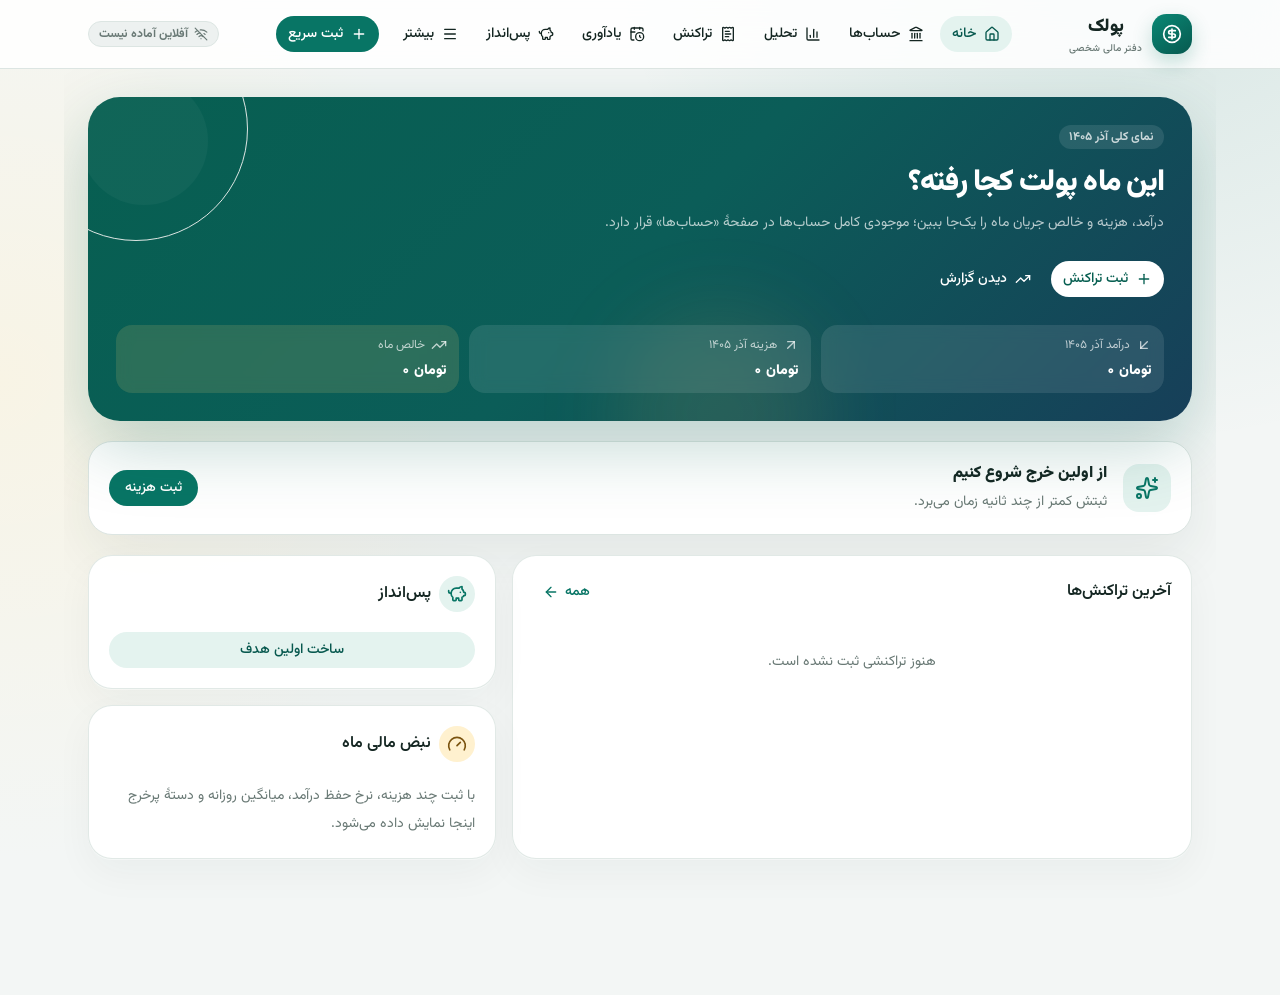
<file: index.html>
<!DOCTYPE html><html lang="fa" dir="rtl"><head><meta charSet="utf-8"/><link rel="preconnect" href="/" crossorigin=""/><meta name="viewport" content="width=device-width, initial-scale=1, viewport-fit=cover"/><link rel="stylesheet" href="/_next/static/chunks/41iwpli5pr7ls.css" data-precedence="next"/><link rel="stylesheet" href="/_next/static/chunks/117ugjp0abnfy.css" data-precedence="next"/><link rel="preload" as="script" fetchPriority="low" href="/_next/static/chunks/1f0flrgz7q0c6.js"/><script src="/_next/static/chunks/1yss9p96u_zle.js" async=""></script><script src="/_next/static/chunks/2fc4ch-dxff-u.js" async=""></script><script src="/_next/static/chunks/turbopack-23cqclbo5w9lf.js" async=""></script><script src="/_next/static/chunks/0rhtbpmdhzsjt.js" async=""></script><script src="/_next/static/chunks/2ntysc8-v7n_1.js" async=""></script><meta name="theme-color" content="#f5f7fb" media="(prefers-color-scheme: light)"/><meta name="theme-color" content="#0b1424" media="(prefers-color-scheme: dark)"/><title>پولک | مدیریت مالی شخصی</title><meta name="description" content="مدیریت مالی شخصی فارسی، شمسی و آفلاین"/><link rel="manifest" href="/manifest.webmanifest"/><meta name="format-detection" content="telephone=no"/><meta name="mobile-web-app-capable" content="yes"/><meta name="apple-mobile-web-app-title" content="پولک"/><meta name="apple-mobile-web-app-status-bar-style" content="default"/><link rel="shortcut icon" href="/favicon.svg"/><link rel="icon" href="/favicon.svg"/><link rel="apple-touch-icon" href="/apple-touch-icon-v2.png"/><script src="/_next/static/chunks/0cz1d0mv5g_q7.js" noModule=""></script></head><body data-poolak-app="true"><div hidden=""><!--$--><!--/$--></div><main class="mx-auto min-h-dvh min-w-0 max-w-6xl overflow-x-clip px-4 pb-28 pt-5 sm:px-6"><div class="flex items-center justify-between"><div data-slot="skeleton" class="animate-pulse bg-accent h-10 w-28 rounded-xl"></div><div data-slot="skeleton" class="animate-pulse bg-accent size-10 rounded-full"></div></div><div data-slot="skeleton" class="animate-pulse bg-accent mt-7 h-64 w-full rounded-[2rem]"></div><div class="mt-4 grid grid-cols-2 gap-3 sm:grid-cols-4"><div data-slot="skeleton" class="animate-pulse bg-accent h-28 rounded-3xl"></div><div data-slot="skeleton" class="animate-pulse bg-accent h-28 rounded-3xl"></div><div data-slot="skeleton" class="animate-pulse bg-accent h-28 rounded-3xl"></div><div data-slot="skeleton" class="animate-pulse bg-accent h-28 rounded-3xl"></div></div><div class="mt-4 grid gap-4 lg:grid-cols-2"><div data-slot="skeleton" class="animate-pulse bg-accent h-72 rounded-3xl"></div><div data-slot="skeleton" class="animate-pulse bg-accent h-72 rounded-3xl"></div></div></main><!--$--><!--/$--><script src="/_next/static/chunks/1f0flrgz7q0c6.js" id="_R_" async=""></script><script>(self.__next_f=self.__next_f||[]).push([0])</script><script>self.__next_f.push([1,"1:\"$Sreact.fragment\"\n2:I[43348,[\"/_next/static/chunks/0rhtbpmdhzsjt.js\"],\"default\"]\n3:I[36579,[\"/_next/static/chunks/0rhtbpmdhzsjt.js\"],\"default\"]\n4:I[39638,[\"/_next/static/chunks/0rhtbpmdhzsjt.js\",\"/_next/static/chunks/2ntysc8-v7n_1.js\"],\"FinanceApp\"]\n5:I[61412,[\"/_next/static/chunks/0rhtbpmdhzsjt.js\"],\"OutletBoundary\"]\n6:\"$Sreact.suspense\"\n8:I[61412,[\"/_next/static/chunks/0rhtbpmdhzsjt.js\"],\"ViewportBoundary\"]\na:I[61412,[\"/_next/static/chunks/0rhtbpmdhzsjt.js\"],\"MetadataBoundary\"]\nc:I[57066,[\"/_next/static/chunks/0rhtbpmdhzsjt.js\"],\"default\",1]\n:HL[\"/_next/static/chunks/41iwpli5pr7ls.css\",\"style\"]\n:HL[\"/_next/static/chunks/117ugjp0abnfy.css\",\"style\"]\n:HC[\"/\",\"\"]\n0:{\"P\":null,\"c\":[\"\",\"\"],\"q\":\"\",\"i\":false,\"f\":[[[\"\",{\"children\":[\"__PAGE__\",{},\"$undefined\",\"$undefined\",4608]},\"$undefined\",\"$undefined\",4624],[[\"$\",\"$1\",\"c\",{\"children\":[[[\"$\",\"link\",\"0\",{\"rel\":\"stylesheet\",\"href\":\"/_next/static/chunks/41iwpli5pr7ls.css\",\"precedence\":\"next\",\"crossOrigin\":\"$undefined\",\"nonce\":\"$undefined\"}],[\"$\",\"link\",\"1\",{\"rel\":\"stylesheet\",\"href\":\"/_next/static/chunks/117ugjp0abnfy.css\",\"precedence\":\"next\",\"crossOrigin\":\"$undefined\",\"nonce\":\"$undefined\"}],[\"$\",\"script\",\"script-0\",{\"src\":\"/_next/static/chunks/0rhtbpmdhzsjt.js\",\"async\":true,\"nonce\":\"$undefined\"}]],[\"$\",\"html\",null,{\"lang\":\"fa\",\"dir\":\"rtl\",\"suppressHydrationWarning\":true,\"children\":[\"$\",\"body\",null,{\"data-poolak-app\":\"true\",\"children\":[\"$\",\"$L2\",null,{\"parallelRouterKey\":\"children\",\"error\":\"$undefined\",\"errorStyles\":\"$undefined\",\"errorScripts\":\"$undefined\",\"template\":[\"$\",\"$L3\",null,{}],\"templateStyles\":\"$undefined\",\"templateScripts\":\"$undefined\",\"notFound\":[[[\"$\",\"title\",null,{\"children\":\"404: This page could not be found.\"}],[\"$\",\"div\",null,{\"style\":{\"fontFamily\":\"system-ui,\\\"Segoe UI\\\",Roboto,Helvetica,Arial,sans-serif,\\\"Apple Color Emoji\\\",\\\"Segoe UI Emoji\\\"\",\"height\":\"100vh\",\"textAlign\":\"center\",\"display\":\"flex\",\"flexDirection\":\"column\",\"alignItems\":\"center\",\"justifyContent\":\"center\"},\"children\":[\"$\",\"div\",null,{\"children\":[[\"$\",\"style\",null,{\"dangerouslySetInnerHTML\":{\"__html\":\"body{color:#000;background:#fff;margin:0}.next-error-h1{border-right:1px solid rgba(0,0,0,.3)}@media (prefers-color-scheme:dark){body{color:#fff;background:#000}.next-error-h1{border-right:1px solid rgba(255,255,255,.3)}}\"}}],[\"$\",\"h1\",null,{\"className\":\"next-error-h1\",\"style\":{\"display\":\"inline-block\",\"margin\":\"0 20px 0 0\",\"padding\":\"0 23px 0 0\",\"fontSize\":24,\"fontWeight\":500,\"verticalAlign\":\"top\",\"lineHeight\":\"49px\"},\"children\":404}],[\"$\",\"div\",null,{\"style\":{\"display\":\"inline-block\"},\"children\":[\"$\",\"h2\",null,{\"style\":{\"fontSize\":14,\"fontWeight\":400,\"lineHeight\":\"49px\",\"margin\":0},\"children\":\"This page could not be found.\"}]}]]}]}]],[]],\"forbidden\":\"$undefined\",\"unauthorized\":\"$undefined\"}]}]}]]}],{\"children\":[[\"$\",\"$1\",\"c\",{\"children\":[[\"$\",\"$L4\",null,{}],[[\"$\",\"script\",\"script-0\",{\"src\":\"/_next/static/chunks/2ntysc8-v7n_1.js\",\"async\":true,\"nonce\":\"$undefined\"}]],[\"$\",\"$L5\",null,{\"children\":[\"$\",\"$6\",null,{\"name\":\"Next.MetadataOutlet\",\"children\":\"$@7\"}]}]]}],{},null,false,null]},null,false,null],[\"$\",\"$1\",\"h\",{\"children\":[null,[\"$\",\"$L8\",null,{\"children\":\"$L9\"}],[\"$\",\"div\",null,{\"hidden\":true,\"children\":[\"$\",\"$La\",null,{\"children\":[\"$\",\"$6\",null,{\"name\":\"Next.Metadata\",\"children\":\"$Lb\"}]}]}],null]}],false]],\"m\":\"$undefined\",\"G\":[\"$c\",[[\"$\",\"link\",\"0\",{\"rel\":\"stylesheet\",\"href\":\"/_next/static/chunks/41iwpli5pr7ls.css\",\"precedence\":\"next\",\"crossOrigin\":\"$undefined\",\"nonce\":\"$undefined\"}],[\"$\",\"link\",\"1\",{\"rel\":\"stylesheet\",\"href\":\"/_next/static/chunks/117ugjp0abnfy.css\",\"precedence\":\"next\",\"crossOrigin\":\"$undefined\",\"nonce\":\"$undefined\"}]]],\"S\":true,\"h\":null,\"r\":\"$undefined\",\"s\":\"$undefined\",\"a\":\"$undefined\",\"l\":\"$undefined\",\"p\":\"$undefined\",\"d\":\"$undefined\",\"b\":\"5MTWi350Y9OxpeBm2yIIa\"}\n9:[[\"$\",\"meta\",\"0\",{\"charSet\":\"utf-8\"}],[\"$\",\"meta\",\"1\",{\"name\":\"viewport\",\"content\":\"width=device-width, initial-scale=1, viewport-fit=cover\"}],[\"$\",\"meta\",\"2\",{\"name\":\"theme-color\",\"content\":\"#f5f7fb\",\"media\":\"(prefers-color-scheme: light)\"}],[\"$\",\"meta\",\"3\",{\"name\":\"theme-color\",\"content\":\"#0b1424\",\"media\":\"(prefers-color-scheme: dark)\"}]]\nd:I[835,[\"/_next/static/chunks/0rhtbpmdhzsjt.js\"],\"IconMark\"]\n7:null\nb:[[\"$\",\"title\",\"0\",{\"children\":\"پولک | مدیریت مالی شخصی\"}],[\"$\",\"meta\",\"1\",{\"name\":\"description\",\"content\":\"مدیریت مالی شخصی فارسی، شمسی و آفلاین\"}],[\"$\",\"link\",\"2\",{\"rel\":\"manifest\",\"href\":\"/manifest.webmanifest\",\"crossOrigin\":\"$undefined\"}],[\"$\",\"meta\",\"3\",{\"name\":\"format-detection\",\"content\":\"telephone=no\"}],[\"$\",\"meta\",\"4\",{\"name\":\"mobile-web-app-capable\",\"content\":\"yes\"}],[\"$\",\"meta\",\"5\",{\"name\":\"apple-mobile-web-app-title\",\"content\":\"پولک\"}],[\"$\",\"meta\",\"6\",{\"name\":\"apple-mobile-web-app-status-bar-style\",\"content\":\"default\"}],[\"$\",\"link\",\"7\",{\"rel\":\"shortcut icon\",\"href\":\"/favicon.svg\"}],[\"$\",\"link\",\"8\",{\"rel\":\"icon\",\"href\":\"/favicon.svg\"}],[\"$\",\"link\",\"9\",{\"rel\":\"apple-touch-icon\",\"href\":\"/apple-touch-icon-v2.png\"}],[\"$\",\"$Ld\",\"10\",{}]]\n"])</script></body></html>
</file>
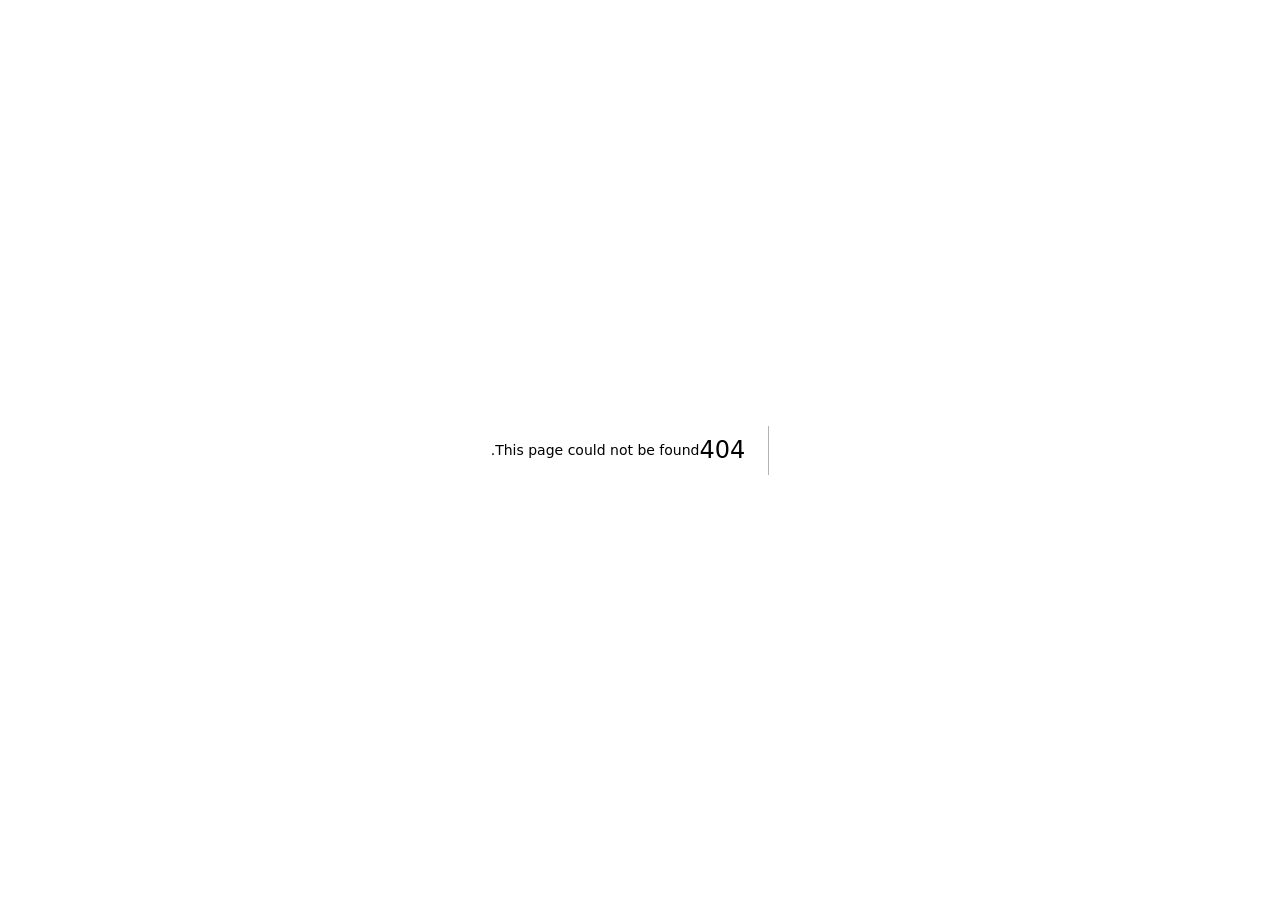
<file: 404/index.html>
<!DOCTYPE html><html lang="fa" dir="rtl"><head><meta charSet="utf-8"/><meta name="viewport" content="width=device-width, initial-scale=1, viewport-fit=cover"/><link rel="stylesheet" href="/_next/static/chunks/41iwpli5pr7ls.css" data-precedence="next"/><link rel="stylesheet" href="/_next/static/chunks/117ugjp0abnfy.css" data-precedence="next"/><link rel="preload" as="script" fetchPriority="low" href="/_next/static/chunks/1f0flrgz7q0c6.js"/><script src="/_next/static/chunks/1yss9p96u_zle.js" async=""></script><script src="/_next/static/chunks/2fc4ch-dxff-u.js" async=""></script><script src="/_next/static/chunks/turbopack-23cqclbo5w9lf.js" async=""></script><script src="/_next/static/chunks/0rhtbpmdhzsjt.js" async=""></script><meta name="robots" content="noindex"/><meta name="theme-color" content="#f5f7fb" media="(prefers-color-scheme: light)"/><meta name="theme-color" content="#0b1424" media="(prefers-color-scheme: dark)"/><title>پولک | مدیریت مالی شخصی</title><meta name="description" content="مدیریت مالی شخصی فارسی، شمسی و آفلاین"/><link rel="manifest" href="/manifest.webmanifest"/><meta name="format-detection" content="telephone=no"/><meta name="mobile-web-app-capable" content="yes"/><meta name="apple-mobile-web-app-title" content="پولک"/><meta name="apple-mobile-web-app-status-bar-style" content="default"/><link rel="shortcut icon" href="/favicon.svg"/><link rel="icon" href="/favicon.svg"/><link rel="apple-touch-icon" href="/apple-touch-icon-v2.png"/><title>404: This page could not be found.</title><script src="/_next/static/chunks/0cz1d0mv5g_q7.js" noModule=""></script></head><body data-poolak-app="true"><div hidden=""><!--$--><!--/$--></div><div style="font-family:system-ui,&quot;Segoe UI&quot;,Roboto,Helvetica,Arial,sans-serif,&quot;Apple Color Emoji&quot;,&quot;Segoe UI Emoji&quot;;height:100vh;text-align:center;display:flex;flex-direction:column;align-items:center;justify-content:center"><div><style>body{color:#000;background:#fff;margin:0}.next-error-h1{border-right:1px solid rgba(0,0,0,.3)}@media (prefers-color-scheme:dark){body{color:#fff;background:#000}.next-error-h1{border-right:1px solid rgba(255,255,255,.3)}}</style><h1 class="next-error-h1" style="display:inline-block;margin:0 20px 0 0;padding:0 23px 0 0;font-size:24px;font-weight:500;vertical-align:top;line-height:49px">404</h1><div style="display:inline-block"><h2 style="font-size:14px;font-weight:400;line-height:49px;margin:0">This page could not be found.</h2></div></div></div><!--$--><!--/$--><script src="/_next/static/chunks/1f0flrgz7q0c6.js" id="_R_" async=""></script><script>(self.__next_f=self.__next_f||[]).push([0])</script><script>self.__next_f.push([1,"1:\"$Sreact.fragment\"\n2:I[43348,[\"/_next/static/chunks/0rhtbpmdhzsjt.js\"],\"default\"]\n3:I[36579,[\"/_next/static/chunks/0rhtbpmdhzsjt.js\"],\"default\"]\n4:I[61412,[\"/_next/static/chunks/0rhtbpmdhzsjt.js\"],\"OutletBoundary\"]\n5:\"$Sreact.suspense\"\n8:I[61412,[\"/_next/static/chunks/0rhtbpmdhzsjt.js\"],\"ViewportBoundary\"]\na:I[61412,[\"/_next/static/chunks/0rhtbpmdhzsjt.js\"],\"MetadataBoundary\"]\nc:I[57066,[\"/_next/static/chunks/0rhtbpmdhzsjt.js\"],\"default\",1]\n:HL[\"/_next/static/chunks/41iwpli5pr7ls.css\",\"style\"]\n:HL[\"/_next/static/chunks/117ugjp0abnfy.css\",\"style\"]\n7:X\n0:{\"P\":null,\"c\":[\"\",\"_not-found\",\"\"],\"q\":\"\",\"i\":false,\"f\":[[[\"\",{\"children\":[\"/_not-found\",{\"children\":[\"__PAGE__\",{},\"$undefined\",\"$undefined\",4608]},\"$undefined\",\"$undefined\",4608]},\"$undefined\",\"$undefined\",4624],[[\"$\",\"$1\",\"c\",{\"children\":[[[\"$\",\"link\",\"0\",{\"rel\":\"stylesheet\",\"href\":\"/_next/static/chunks/41iwpli5pr7ls.css\",\"precedence\":\"next\",\"crossOrigin\":\"$undefined\",\"nonce\":\"$undefined\"}],[\"$\",\"link\",\"1\",{\"rel\":\"stylesheet\",\"href\":\"/_next/static/chunks/117ugjp0abnfy.css\",\"precedence\":\"next\",\"crossOrigin\":\"$undefined\",\"nonce\":\"$undefined\"}],[\"$\",\"script\",\"script-0\",{\"src\":\"/_next/static/chunks/0rhtbpmdhzsjt.js\",\"async\":true,\"nonce\":\"$undefined\"}]],[\"$\",\"html\",null,{\"lang\":\"fa\",\"dir\":\"rtl\",\"suppressHydrationWarning\":true,\"children\":[\"$\",\"body\",null,{\"data-poolak-app\":\"true\",\"children\":[\"$\",\"$L2\",null,{\"parallelRouterKey\":\"children\",\"error\":\"$undefined\",\"errorStyles\":\"$undefined\",\"errorScripts\":\"$undefined\",\"template\":[\"$\",\"$L3\",null,{}],\"templateStyles\":\"$undefined\",\"templateScripts\":\"$undefined\",\"notFound\":[[[\"$\",\"title\",null,{\"children\":\"404: This page could not be found.\"}],[\"$\",\"div\",null,{\"style\":{\"fontFamily\":\"system-ui,\\\"Segoe UI\\\",Roboto,Helvetica,Arial,sans-serif,\\\"Apple Color Emoji\\\",\\\"Segoe UI Emoji\\\"\",\"height\":\"100vh\",\"textAlign\":\"center\",\"display\":\"flex\",\"flexDirection\":\"column\",\"alignItems\":\"center\",\"justifyContent\":\"center\"},\"children\":[\"$\",\"div\",null,{\"children\":[[\"$\",\"style\",null,{\"dangerouslySetInnerHTML\":{\"__html\":\"body{color:#000;background:#fff;margin:0}.next-error-h1{border-right:1px solid rgba(0,0,0,.3)}@media (prefers-color-scheme:dark){body{color:#fff;background:#000}.next-error-h1{border-right:1px solid rgba(255,255,255,.3)}}\"}}],[\"$\",\"h1\",null,{\"className\":\"next-error-h1\",\"style\":{\"display\":\"inline-block\",\"margin\":\"0 20px 0 0\",\"padding\":\"0 23px 0 0\",\"fontSize\":24,\"fontWeight\":500,\"verticalAlign\":\"top\",\"lineHeight\":\"49px\"},\"children\":404}],[\"$\",\"div\",null,{\"style\":{\"display\":\"inline-block\"},\"children\":[\"$\",\"h2\",null,{\"style\":{\"fontSize\":14,\"fontWeight\":400,\"lineHeight\":\"49px\",\"margin\":0},\"children\":\"This page could not be found.\"}]}]]}]}]],[]],\"forbidden\":\"$undefined\",\"unauthorized\":\"$undefined\"}]}]}]]}],{\"children\":[[\"$\",\"$1\",\"c\",{\"children\":[null,[\"$\",\"$L2\",null,{\"parallelRouterKey\":\"children\",\"error\":\"$undefined\",\"errorStyles\":\"$undefined\",\"errorScripts\":\"$undefined\",\"template\":[\"$\",\"$L3\",null,{}],\"templateStyles\":\"$undefined\",\"templateScripts\":\"$undefined\",\"notFound\":\"$undefined\",\"forbidden\":\"$undefined\",\"unauthorized\":\"$undefined\"}]]}],{\"children\":[[\"$\",\"$1\",\"c\",{\"children\":[[[\"$\",\"title\",null,{\"children\":\"404: This page could not be found.\"}],[\"$\",\"div\",null,{\"style\":\"$0:f:0:1:0:props:children:1:props:children:props:children:props:notFound:0:1:props:style\",\"children\":[\"$\",\"div\",null,{\"children\":[[\"$\",\"style\",null,{\"dangerouslySetInnerHTML\":{\"__html\":\"body{color:#000;background:#fff;margin:0}.next-error-h1{border-right:1px solid rgba(0,0,0,.3)}@media (prefers-color-scheme:dark){body{color:#fff;background:#000}.next-error-h1{border-right:1px solid rgba(255,255,255,.3)}}\"}}],[\"$\",\"h1\",null,{\"className\":\"next-error-h1\",\"style\":\"$0:f:0:1:0:props:children:1:props:children:props:children:props:notFound:0:1:props:children:props:children:1:props:style\",\"children\":404}],[\"$\",\"div\",null,{\"style\":\"$0:f:0:1:0:props:children:1:props:children:props:children:props:notFound:0:1:props:children:props:children:2:props:style\",\"children\":[\"$\",\"h2\",null,{\"style\":\"$0:f:0:1:0:props:children:1:props:children:props:children:props:notFound:0:1:props:children:props:children:2:props:children:props:style\",\"children\":\"This page could not be found.\"}]}]]}]}]],null,[\"$\",\"$L4\",null,{\"children\":[\"$\",\"$5\",null,{\"name\":\"Next.MetadataOutlet\",\"children\":\"$@6\"}]}]]}],{},null,false,null]},null,false,\"$7\"]},null,false,null],[\"$\",\"$1\",\"h\",{\"children\":[[\"$\",\"meta\",null,{\"name\":\"robots\",\"content\":\"noindex\"}],[\"$\",\"$L8\",null,{\"children\":\"$L9\"}],[\"$\",\"div\",null,{\"hidden\":true,\"children\":[\"$\",\"$La\",null,{\"children\":[\"$\",\"$5\",null,{\"name\":\"Next.Metadata\",\"children\":\"$Lb\"}]}]}],null]}],false]],\"m\":\"$undefined\",\"G\":[\"$c\",[[\"$\",\"link\",\"0\",{\"rel\":\"stylesheet\",\"href\":\"/_next/static/chunks/41iwpli5pr7ls.css\",\"precedence\":\"next\",\"crossOrigin\":\"$undefined\",\"nonce\":\"$undefined\"}],[\"$\",\"link\",\"1\",{\"rel\":\"stylesheet\",\"href\":\"/_next/static/chunks/117ugjp0abnfy.css\",\"precedence\":\"next\",\"crossOrigin\":\"$undefined\",\"nonce\":\"$undefined\"}]]],\"S\":true,\"h\":null,\"r\":\"$undefined\",\"s\":\"$undefined\",\"a\":\"$undefined\",\"l\":\"$undefined\",\"p\":\"$undefined\",\"d\":\"$undefined\",\"b\":\"5MTWi350Y9OxpeBm2yIIa\"}\n7:C\n9:[[\"$\",\"meta\",\"0\",{\"charSet\":\"utf-8\"}],[\"$\",\"meta\",\"1\",{\"name\":\"viewport\",\"content\":\"width=device-width, initial-scale=1, viewport-fit=cover\"}],[\"$\",\"meta\",\"2\",{\"name\":\"theme-color\",\"content\":\"#f5f7fb\",\"media\":\"(prefers-color-scheme: light)\"}],[\"$\",\"meta\",\"3\",{\"name\":\"theme-color\",\"content\":\"#0b1424\",\"media\":\"(prefers-color-scheme: dark)\"}]]\nd:I[835,[\"/_next/static/chunks/0rhtbpmdhzsjt.js\"],\"IconMark\"]\n6:null\nb:[[\"$\",\"title\",\"0\",{\"children\":\"پولک | مدیریت مالی شخصی\"}],[\"$\",\"meta\",\"1\",{\"name\":\"description\",\"content\":\"مدیریت مالی شخصی فارسی، شمسی و آفلاین\"}],[\"$\",\"link\",\"2\",{\"rel\":\"manifest\",\"href\":\"/manifest.webmanifest\",\"crossOrigin\":\"$undefined\"}],[\"$\",\"meta\",\"3\",{\"name\":\"format-detection\",\"content\":\"telephone=no\"}],[\"$\",\"meta\",\"4\",{\"name\":\"mobile-web-app-capable\",\"content\":\"yes\"}],[\"$\",\"meta\",\"5\",{\"name\":\"apple-mobile-web-app-title\",\"content\":\"پولک\"}],[\"$\",\"meta\",\"6\",{\"name\":\"apple-mobile-web-app-status-bar-style\",\"content\":\"default\"}],[\"$\",\"link\",\"7\",{\"rel\":\"shortcut icon\",\"href\":\"/favicon.svg\"}],[\"$\",\"link\",\"8\",{\"rel\":\"icon\",\"href\":\"/favicon.svg\"}],[\"$\",\"link\",\"9\",{\"rel\":\"apple-touch-icon\",\"href\":\"/apple-touch-icon-v2.png\"}],[\"$\",\"$Ld\",\"10\",{}]]\n"])</script></body></html>
</file>
<file: _next/static/chunks/41iwpli5pr7ls.css>
@font-face{font-family:Vazirmatn Variable;font-style:normal;font-display:swap;font-weight:100 900;src:url(../media/vazirmatn-arabic-wght-normal.0tzxgo2fuaf-x.woff2)format("woff2-variations");unicode-range:U+6??,U+750-77F,U+870-88E,U+890-891,U+897-8E1,U+8E3-8FF,U+200C-200E,U+2010-2011,U+204F,U+2E41,U+FB50-FDFF,U+FE70-FE74,U+FE76-FEFC,U+102E0-102FB,U+10E60-10E7E,U+10EC2-10EC4,U+10EFC-10EFF,U+1EE00-1EE03,U+1EE05-1EE1F,U+1EE21-1EE22,U+1EE24,U+1EE27,U+1EE29-1EE32,U+1EE34-1EE37,U+1EE39,U+1EE3B,U+1EE42,U+1EE47,U+1EE49,U+1EE4B,U+1EE4D-1EE4F,U+1EE51-1EE52,U+1EE54,U+1EE57,U+1EE59,U+1EE5B,U+1EE5D,U+1EE5F,U+1EE61-1EE62,U+1EE64,U+1EE67-1EE6A,U+1EE6C-1EE72,U+1EE74-1EE77,U+1EE79-1EE7C,U+1EE7E,U+1EE80-1EE89,U+1EE8B-1EE9B,U+1EEA1-1EEA3,U+1EEA5-1EEA9,U+1EEAB-1EEBB,U+1EEF0-1EEF1}@font-face{font-family:Vazirmatn Variable;font-style:normal;font-display:swap;font-weight:100 900;src:url(../media/vazirmatn-latin-ext-wght-normal.0ohik0lv51opt.woff2)format("woff2-variations");unicode-range:U+100-2BA,U+2BD-2C5,U+2C7-2CC,U+2CE-2D7,U+2DD-2FF,U+304,U+308,U+329,U+1D00-1DBF,U+1E00-1E9F,U+1EF2-1EFF,U+2020,U+20A0-20AB,U+20AD-20C0,U+2113,U+2C60-2C7F,U+A720-A7FF}@font-face{font-family:Vazirmatn Variable;font-style:normal;font-display:swap;font-weight:100 900;src:url(../media/vazirmatn-latin-wght-normal.00gnhmt88g2y1.woff2)format("woff2-variations");unicode-range:U+??,U+131,U+152-153,U+2BB-2BC,U+2C6,U+2DA,U+2DC,U+304,U+308,U+329,U+2000-206F,U+20AC,U+2122,U+2191,U+2193,U+2212,U+2215,U+FEFF,U+FFFD}
</file>
<file: _next/static/chunks/117ugjp0abnfy.css>
@layer properties{@supports (((-webkit-hyphens:none)) and (not (margin-trim:inline))) or ((-moz-orient:inline) and (not (color:rgb(from red r g b)))){:root,:host{--shimmer-angle:20deg}*,:before,:after,::backdrop{--tw-translate-x:0;--tw-translate-y:0;--tw-translate-z:0;--tw-rotate-x:initial;--tw-rotate-y:initial;--tw-rotate-z:initial;--tw-skew-x:initial;--tw-skew-y:initial;--tw-scroll-snap-strictness:proximity;--tw-space-y-reverse:0;--tw-space-x-reverse:0;--tw-divide-y-reverse:0;--tw-border-style:solid;--tw-leading:initial;--tw-font-weight:initial;--tw-tracking:initial;--tw-ordinal:initial;--tw-slashed-zero:initial;--tw-numeric-figure:initial;--tw-numeric-spacing:initial;--tw-numeric-fraction:initial;--tw-shadow:0 0 #0000;--tw-shadow-color:initial;--tw-shadow-alpha:100%;--tw-inset-shadow:0 0 #0000;--tw-inset-shadow-color:initial;--tw-inset-shadow-alpha:100%;--tw-ring-color:initial;--tw-ring-shadow:0 0 #0000;--tw-inset-ring-color:initial;--tw-inset-ring-shadow:0 0 #0000;--tw-ring-inset:initial;--tw-ring-offset-width:0px;--tw-ring-offset-color:#fff;--tw-ring-offset-shadow:0 0 #0000;--tw-outline-style:solid;--tw-blur:initial;--tw-brightness:initial;--tw-contrast:initial;--tw-grayscale:initial;--tw-hue-rotate:initial;--tw-invert:initial;--tw-opacity:initial;--tw-saturate:initial;--tw-sepia:initial;--tw-drop-shadow:initial;--tw-drop-shadow-color:initial;--tw-drop-shadow-alpha:100%;--tw-drop-shadow-size:initial;--tw-backdrop-blur:initial;--tw-backdrop-brightness:initial;--tw-backdrop-contrast:initial;--tw-backdrop-grayscale:initial;--tw-backdrop-hue-rotate:initial;--tw-backdrop-invert:initial;--tw-backdrop-opacity:initial;--tw-backdrop-saturate:initial;--tw-backdrop-sepia:initial;--tw-duration:initial;--tw-ease:initial;--tw-scale-x:1;--tw-scale-y:1;--tw-scale-z:1;--tw-content:"";--tw-animation-delay:0s;--tw-animation-direction:normal;--tw-animation-duration:initial;--tw-animation-fill-mode:none;--tw-animation-iteration-count:1;--tw-enter-blur:0;--tw-enter-opacity:1;--tw-enter-rotate:0;--tw-enter-scale:1;--tw-enter-translate-x:0;--tw-enter-translate-y:0;--tw-exit-blur:0;--tw-exit-opacity:1;--tw-exit-rotate:0;--tw-exit-scale:1;--tw-exit-translate-x:0;--tw-exit-translate-y:0;--scroll-fade-t:0px;--scroll-fade-b:0px;--scroll-fade-s:0px;--scroll-fade-e:0px;--scroll-fade-mask:initial;--shimmer-image:initial;--shimmer-text-fill:initial}}}@layer theme{:root,:host{--font-mono:ui-monospace, SFMono-Regular, Menlo, Monaco, Consolas, "Liberation Mono", "Courier New", monospace;--color-amber-100:#fef3c6;--color-amber-200:#fee685;--color-amber-500:#f99c00;--color-amber-800:#953d00;--color-amber-900:#7b3306;--color-emerald-300:#5ee9b5;--color-emerald-500:#00bb7f;--color-emerald-700:#007956;--color-black:#000;--color-white:#fff;--spacing:.25rem;--container-xs:20rem;--container-sm:24rem;--container-md:28rem;--container-lg:32rem;--container-xl:36rem;--container-2xl:42rem;--container-6xl:72rem;--text-xs:.75rem;--text-xs--line-height:calc(1 / .75);--text-sm:.875rem;--text-sm--line-height:calc(1.25 / .875);--text-base:1rem;--text-base--line-height:calc(1.5 / 1);--text-lg:1.125rem;--text-lg--line-height:calc(1.75 / 1.125);--text-xl:1.25rem;--text-xl--line-height:calc(1.75 / 1.25);--text-2xl:1.5rem;--text-2xl--line-height:calc(2 / 1.5);--text-3xl:1.875rem;--text-3xl--line-height:calc(2.25 / 1.875);--text-4xl:2.25rem;--text-4xl--line-height:calc(2.5 / 2.25);--font-weight-normal:400;--font-weight-medium:500;--font-weight-semibold:600;--font-weight-bold:700;--font-weight-black:900;--tracking-tight:-.025em;--tracking-widest:.1em;--leading-tight:1.25;--leading-snug:1.375;--leading-normal:1.5;--leading-relaxed:1.625;--radius-xs:.125rem;--radius-2xl:1rem;--radius-3xl:1.5rem;--ease-in-out:cubic-bezier(.4, 0, .2, 1);--animate-spin:spin 1s linear infinite;--animate-pulse:pulse 2s cubic-bezier(.4, 0, .6, 1) infinite;--blur-sm:8px;--blur-2xl:40px;--aspect-video:16 / 9;--default-transition-duration:.15s;--default-transition-timing-function:cubic-bezier(.4, 0, .2, 1);--default-font-family:"Vazirmatn Variable", Tahoma, "Segoe UI", Arial, sans-serif;--default-mono-font-family:var(--font-mono);--color-border:var(--border)}@supports (color:lab(0% 0 0)){:root,:host{--color-amber-100:lab(95.916% -1.2165 23.111);--color-amber-200:lab(91.7203% -.505269 49.9084);--color-amber-500:lab(72.7183% 31.8672 97.9407);--color-amber-800:lab(37.8823% 37.1699 52.2718);--color-amber-900:lab(31.2288% 30.2627 40.0378);--color-emerald-300:lab(83.9203% -48.7124 13.8849);--color-emerald-500:lab(66.9756% -58.27 19.5419);--color-emerald-700:lab(44.4871% -41.0396 11.0361)}}}@layer base{*,:after,:before,::backdrop{box-sizing:border-box;border:0 solid;margin:0;padding:0}::file-selector-button{box-sizing:border-box;border:0 solid;margin:0;padding:0}html,:host{-webkit-text-size-adjust:100%;tab-size:4;line-height:1.5;font-family:var(--default-font-family,ui-sans-serif, system-ui, sans-serif, "Apple Color Emoji", "Segoe UI Emoji", "Segoe UI Symbol", "Noto Color Emoji");font-feature-settings:var(--default-font-feature-settings,normal);font-variation-settings:var(--default-font-variation-settings,normal);-webkit-tap-highlight-color:transparent}hr{height:0;color:inherit;border-top-width:1px}abbr:where([title]){-webkit-text-decoration:underline dotted;text-decoration:underline dotted}h1,h2,h3,h4,h5,h6{font-size:inherit;font-weight:inherit}a{color:inherit;-webkit-text-decoration:inherit;-webkit-text-decoration:inherit;-webkit-text-decoration:inherit;-webkit-text-decoration:inherit;text-decoration:inherit}b,strong{font-weight:bolder}code,kbd,samp,pre{font-family:var(--default-mono-font-family,ui-monospace, SFMono-Regular, Menlo, Monaco, Consolas, "Liberation Mono", "Courier New", monospace);font-feature-settings:var(--default-mono-font-feature-settings,normal);font-variation-settings:var(--default-mono-font-variation-settings,normal);font-size:1em}small{font-size:80%}sub,sup{vertical-align:baseline;font-size:75%;line-height:0;position:relative}sub{bottom:-.25em}sup{top:-.5em}table{text-indent:0;border-color:inherit;border-collapse:collapse}:-moz-focusring{outline:auto}progress{vertical-align:baseline}summary{display:list-item}ol,ul,menu{list-style:none}img,svg,video,canvas,audio,iframe,embed,object{vertical-align:middle;display:block}img,video{max-width:100%;height:auto}button,input,select,optgroup,textarea{font:inherit;font-feature-settings:inherit;font-variation-settings:inherit;letter-spacing:inherit;color:inherit;opacity:1;background-color:#0000;border-radius:0}::file-selector-button{font:inherit;font-feature-settings:inherit;font-variation-settings:inherit;letter-spacing:inherit;color:inherit;opacity:1;background-color:#0000;border-radius:0}:where(select:is([multiple],[size])) optgroup{font-weight:bolder}:where(select:is([multiple],[size])) optgroup option{padding-inline-start:20px}::file-selector-button{margin-inline-end:4px}::placeholder{opacity:1}@supports (not ((-webkit-appearance:-apple-pay-button))) or (contain-intrinsic-size:1px){::placeholder{color:currentColor}@supports (color:color-mix(in lab, red, red)){::placeholder{color:color-mix(in oklab, currentcolor 50%, transparent)}}}textarea{resize:vertical}::-webkit-search-decoration{-webkit-appearance:none}::-webkit-date-and-time-value{min-height:1lh;text-align:inherit}::-webkit-datetime-edit{display:inline-flex}::-webkit-datetime-edit-fields-wrapper{padding:0}::-webkit-datetime-edit{padding-block:0}::-webkit-datetime-edit-year-field{padding-block:0}::-webkit-datetime-edit-month-field{padding-block:0}::-webkit-datetime-edit-day-field{padding-block:0}::-webkit-datetime-edit-hour-field{padding-block:0}::-webkit-datetime-edit-minute-field{padding-block:0}::-webkit-datetime-edit-second-field{padding-block:0}::-webkit-datetime-edit-millisecond-field{padding-block:0}::-webkit-datetime-edit-meridiem-field{padding-block:0}::-webkit-calendar-picker-indicator{line-height:1}:-moz-ui-invalid{box-shadow:none}button,input:where([type=button],[type=reset],[type=submit]){appearance:button}::file-selector-button{appearance:button}::-webkit-inner-spin-button{height:auto}::-webkit-outer-spin-button{height:auto}[hidden]:where(:not([hidden=until-found])){display:none!important}}@layer components;@layer utilities{.\@container\/card-header{container:card-header/inline-size}.\@container\/field-group{container:field-group/inline-size}.pointer-events-none{pointer-events:none}.collapse{visibility:collapse}.invisible{visibility:hidden}.visible{visibility:visible}.sr-only{clip-path:inset(50%);white-space:nowrap;border-width:0;width:1px;height:1px;margin:-1px;padding:0;position:absolute;overflow:hidden}.absolute{position:absolute}.fixed{position:fixed}.relative{position:relative}.static{position:static}.sticky{position:sticky}.inset-0{inset:calc(var(--spacing) * 0)}.inset-x-0{inset-inline:calc(var(--spacing) * 0)}.inset-y-0{inset-block:calc(var(--spacing) * 0)}.inset-s-1\/2{inset-inline-start:50%}.start{inset-inline-start:var(--spacing)}.end{inset-inline-end:var(--spacing)}.-top-5{top:calc(var(--spacing) * -5)}.-top-12{top:calc(var(--spacing) * -12)}.-top-16{top:calc(var(--spacing) * -16)}.-top-20{top:calc(var(--spacing) * -20)}.top-0{top:calc(var(--spacing) * 0)}.top-1\.5{top:calc(var(--spacing) * 1.5)}.top-1\/2{top:50%}.top-3\.5{top:calc(var(--spacing) * 3.5)}.top-4{top:calc(var(--spacing) * 4)}.top-5{top:calc(var(--spacing) * 5)}.top-\[1px\]{top:1px}.top-\[50\%\]{top:50%}.top-\[60\%\]{top:60%}.top-full{top:100%}.-right-12{right:calc(var(--spacing) * -12)}.right-0{right:calc(var(--spacing) * 0)}.right-1{right:calc(var(--spacing) * 1)}.right-1\/3{right:33.3333%}.right-2{right:calc(var(--spacing) * 2)}.right-3{right:calc(var(--spacing) * 3)}.right-3\.5{right:calc(var(--spacing) * 3.5)}.right-4{right:calc(var(--spacing) * 4)}.-bottom-12{bottom:calc(var(--spacing) * -12)}.-bottom-24{bottom:calc(var(--spacing) * -24)}.bottom-0{bottom:calc(var(--spacing) * 0)}.-left-2{left:calc(var(--spacing) * -2)}.-left-12{left:calc(var(--spacing) * -12)}.-left-14{left:calc(var(--spacing) * -14)}.-left-16{left:calc(var(--spacing) * -16)}.left-0{left:calc(var(--spacing) * 0)}.left-1\/2{left:50%}.left-2{left:calc(var(--spacing) * 2)}.left-3{left:calc(var(--spacing) * 3)}.left-5{left:calc(var(--spacing) * 5)}.left-\[50\%\]{left:50%}.isolate{isolation:isolate}.z-10{z-index:10}.z-20{z-index:20}.z-30{z-index:30}.z-40{z-index:40}.z-50{z-index:50}.z-\[1\]{z-index:1}.z-\[100\]{z-index:100}.order-first{order:-9999}.order-last{order:9999}.col-span-2{grid-column:span 2/span 2}.col-start-2{grid-column-start:2}.row-span-2{grid-row:span 2/span 2}.row-start-1{grid-row-start:1}.container{width:100%}@media (min-width:40rem){.container{max-width:40rem}}@media (min-width:48rem){.container{max-width:48rem}}@media (min-width:64rem){.container{max-width:64rem}}@media (min-width:80rem){.container{max-width:80rem}}@media (min-width:96rem){.container{max-width:96rem}}.m-0\!{margin:calc(var(--spacing) * 0)!important}.-mx-1{margin-inline:calc(var(--spacing) * -1)}.mx-2{margin-inline:calc(var(--spacing) * 2)}.mx-3\.5{margin-inline:calc(var(--spacing) * 3.5)}.mx-auto{margin-inline:auto}.-my-2{margin-block:calc(var(--spacing) * -2)}.my-0{margin-block:calc(var(--spacing) * 0)}.my-0\.5{margin-block:calc(var(--spacing) * .5)}.my-1{margin-block:calc(var(--spacing) * 1)}.-mt-4{margin-top:calc(var(--spacing) * -4)}.mt-0\.5{margin-top:calc(var(--spacing) * .5)}.mt-1{margin-top:calc(var(--spacing) * 1)}.mt-1\.5{margin-top:calc(var(--spacing) * 1.5)}.mt-2{margin-top:calc(var(--spacing) * 2)}.mt-3{margin-top:calc(var(--spacing) * 3)}.mt-4{margin-top:calc(var(--spacing) * 4)}.mt-5{margin-top:calc(var(--spacing) * 5)}.mt-6{margin-top:calc(var(--spacing) * 6)}.mt-7{margin-top:calc(var(--spacing) * 7)}.mt-auto{margin-top:auto}.mr-2{margin-right:calc(var(--spacing) * 2)}.mb-2{margin-bottom:calc(var(--spacing) * 2)}.mb-3{margin-bottom:calc(var(--spacing) * 3)}.mb-4{margin-bottom:calc(var(--spacing) * 4)}.mb-5{margin-bottom:calc(var(--spacing) * 5)}.mb-6{margin-bottom:calc(var(--spacing) * 6)}.-ml-1{margin-left:calc(var(--spacing) * -1)}.-ml-4{margin-left:calc(var(--spacing) * -4)}.ml-1{margin-left:calc(var(--spacing) * 1)}.ml-4{margin-left:calc(var(--spacing) * 4)}.ml-auto{margin-left:auto}.line-clamp-1{-webkit-line-clamp:1;-webkit-box-orient:vertical;display:-webkit-box;overflow:hidden}.line-clamp-2{-webkit-line-clamp:2;-webkit-box-orient:vertical;display:-webkit-box;overflow:hidden}.scrollbar-none{scrollbar-width:none}.scrollbar-none::-webkit-scrollbar{display:none}.block{display:block}.contents{display:contents}.flex{display:flex}.grid{display:grid}.hidden{display:none}.inline{display:inline}.inline-block{display:inline-block}.inline-flex{display:inline-flex}.table{display:table}.table-caption{display:table-caption}.table-cell{display:table-cell}.table-row{display:table-row}.field-sizing-content{field-sizing:content}.aspect-square{aspect-ratio:1}.aspect-video{aspect-ratio:var(--aspect-video)}.size-\(--cell-size\){width:var(--cell-size);height:var(--cell-size)}.size-2{width:calc(var(--spacing) * 2);height:calc(var(--spacing) * 2)}.size-2\.5{width:calc(var(--spacing) * 2.5);height:calc(var(--spacing) * 2.5)}.size-3{width:calc(var(--spacing) * 3);height:calc(var(--spacing) * 3)}.size-3\.5{width:calc(var(--spacing) * 3.5);height:calc(var(--spacing) * 3.5)}.size-4{width:calc(var(--spacing) * 4);height:calc(var(--spacing) * 4)}.size-5{width:calc(var(--spacing) * 5);height:calc(var(--spacing) * 5)}.size-6{width:calc(var(--spacing) * 6);height:calc(var(--spacing) * 6)}.size-7{width:calc(var(--spacing) * 7);height:calc(var(--spacing) * 7)}.size-8{width:calc(var(--spacing) * 8);height:calc(var(--spacing) * 8)}.size-9{width:calc(var(--spacing) * 9);height:calc(var(--spacing) * 9)}.size-10{width:calc(var(--spacing) * 10);height:calc(var(--spacing) * 10)}.size-11{width:calc(var(--spacing) * 11);height:calc(var(--spacing) * 11)}.size-12{width:calc(var(--spacing) * 12);height:calc(var(--spacing) * 12)}.size-14{width:calc(var(--spacing) * 14);height:calc(var(--spacing) * 14)}.size-16{width:calc(var(--spacing) * 16);height:calc(var(--spacing) * 16)}.size-32{width:calc(var(--spacing) * 32);height:calc(var(--spacing) * 32)}.size-44{width:calc(var(--spacing) * 44);height:calc(var(--spacing) * 44)}.size-52{width:calc(var(--spacing) * 52);height:calc(var(--spacing) * 52)}.size-56{width:calc(var(--spacing) * 56);height:calc(var(--spacing) * 56)}.size-auto{width:auto;height:auto}.size-full{width:100%;height:100%}.h-\(--cell-size\){height:var(--cell-size)}.h-1\.5{height:calc(var(--spacing) * 1.5)}.h-2{height:calc(var(--spacing) * 2)}.h-2\.5{height:calc(var(--spacing) * 2.5)}.h-3{height:calc(var(--spacing) * 3)}.h-4{height:calc(var(--spacing) * 4)}.h-5{height:calc(var(--spacing) * 5)}.h-6{height:calc(var(--spacing) * 6)}.h-7{height:calc(var(--spacing) * 7)}.h-8{height:calc(var(--spacing) * 8)}.h-9{height:calc(var(--spacing) * 9)}.h-10{height:calc(var(--spacing) * 10)}.h-11{height:calc(var(--spacing) * 11)}.h-12{height:calc(var(--spacing) * 12)}.h-13{height:calc(var(--spacing) * 13)}.h-16{height:calc(var(--spacing) * 16)}.h-28{height:calc(var(--spacing) * 28)}.h-36{height:calc(var(--spacing) * 36)}.h-48{height:calc(var(--spacing) * 48)}.h-64{height:calc(var(--spacing) * 64)}.h-72{height:calc(var(--spacing) * 72)}.h-\[4\.25rem\]{height:4.25rem}.h-\[calc\(--spacing\(5\.5\)\)\]{height:calc(calc(var(--spacing) * 5.5))}.h-\[calc\(100\%-1px\)\]{height:calc(100% - 1px)}.h-\[var\(--radix-navigation-menu-viewport-height\)\]{height:var(--radix-navigation-menu-viewport-height)}.h-auto{height:auto}.h-full{height:100%}.h-max{height:max-content}.h-px{height:1px}.h-svh{height:100svh}.max-h-\(--radix-context-menu-content-available-height\){max-height:var(--radix-context-menu-content-available-height)}.max-h-\(--radix-dropdown-menu-content-available-height\){max-height:var(--radix-dropdown-menu-content-available-height)}.max-h-96{max-height:calc(var(--spacing) * 96)}.max-h-\[92dvh\]{max-height:92dvh}.max-h-\[300px\]{max-height:300px}.max-h-\[min\(22rem\,var\(--radix-select-content-available-height\)\)\]{max-height:min(22rem, var(--radix-select-content-available-height))}.max-h-\[min\(calc\(--spacing\(96\)---spacing\(9\)\)\,calc\(var\(--available-height\)---spacing\(9\)\)\)\]{max-height:min(calc(calc(var(--spacing) * 96) - calc(var(--spacing) * 9)), calc(var(--available-height) - calc(var(--spacing) * 9)))}.min-h-0{min-height:calc(var(--spacing) * 0)}.min-h-4{min-height:calc(var(--spacing) * 4)}.min-h-9{min-height:calc(var(--spacing) * 9)}.min-h-11{min-height:calc(var(--spacing) * 11)}.min-h-14{min-height:calc(var(--spacing) * 14)}.min-h-16{min-height:calc(var(--spacing) * 16)}.min-h-20{min-height:calc(var(--spacing) * 20)}.min-h-36{min-height:calc(var(--spacing) * 36)}.min-h-40{min-height:calc(var(--spacing) * 40)}.min-h-52{min-height:calc(var(--spacing) * 52)}.min-h-64{min-height:calc(var(--spacing) * 64)}.min-h-dvh{min-height:100dvh}.min-h-full{min-height:100%}.min-h-svh{min-height:100svh}.w-\(--anchor-width\){width:var(--anchor-width)}.w-\(--cell-size\){width:var(--cell-size)}.w-\(--sidebar-width\){width:var(--sidebar-width)}.w-0{width:calc(var(--spacing) * 0)}.w-1{width:calc(var(--spacing) * 1)}.w-2{width:calc(var(--spacing) * 2)}.w-2\.5{width:calc(var(--spacing) * 2.5)}.w-3{width:calc(var(--spacing) * 3)}.w-3\/4{width:75%}.w-4{width:calc(var(--spacing) * 4)}.w-5{width:calc(var(--spacing) * 5)}.w-9{width:calc(var(--spacing) * 9)}.w-10{width:calc(var(--spacing) * 10)}.w-24{width:calc(var(--spacing) * 24)}.w-28{width:calc(var(--spacing) * 28)}.w-64{width:calc(var(--spacing) * 64)}.w-72{width:calc(var(--spacing) * 72)}.w-\[100px\]{width:100px}.w-auto{width:auto}.w-fit{width:fit-content}.w-full{width:100%}.w-max{width:max-content}.w-px{width:1px}.max-w-\(--available-width\){max-width:var(--available-width)}.max-w-\(--skeleton-width\){max-width:var(--skeleton-width)}.max-w-2xl{max-width:var(--container-2xl)}.max-w-6xl{max-width:var(--container-6xl)}.max-w-\[80\%\]{max-width:80%}.max-w-\[calc\(100\%-2rem\)\]{max-width:calc(100% - 2rem)}.max-w-full{max-width:100%}.max-w-max{max-width:max-content}.max-w-md{max-width:var(--container-md)}.max-w-sm{max-width:var(--container-sm)}.max-w-xl{max-width:var(--container-xl)}.min-w-\(--cell-size\){min-width:var(--cell-size)}.min-w-0{min-width:calc(var(--spacing) * 0)}.min-w-5{min-width:calc(var(--spacing) * 5)}.min-w-8{min-width:calc(var(--spacing) * 8)}.min-w-9{min-width:calc(var(--spacing) * 9)}.min-w-10{min-width:calc(var(--spacing) * 10)}.min-w-16{min-width:calc(var(--spacing) * 16)}.min-w-32{min-width:calc(var(--spacing) * 32)}.min-w-40{min-width:calc(var(--spacing) * 40)}.min-w-\[8rem\]{min-width:8rem}.min-w-\[12rem\]{min-width:12rem}.min-w-\[calc\(var\(--anchor-width\)\+--spacing\(7\)\)\]{min-width:calc(var(--anchor-width) + calc(var(--spacing) * 7))}.min-w-\[max\(8rem\,var\(--radix-select-trigger-width\)\)\]{min-width:max(8rem, var(--radix-select-trigger-width))}.min-w-\[var\(--radix-select-trigger-width\)\]{min-width:var(--radix-select-trigger-width)}.flex-1{flex:1}.flex-shrink{flex-shrink:1}.shrink-0{flex-shrink:0}.grow{flex-grow:1}.grow-0{flex-grow:0}.basis-full{flex-basis:100%}.caption-bottom{caption-side:bottom}.border-collapse{border-collapse:collapse}.origin-\(--radix-context-menu-content-transform-origin\){transform-origin:var(--radix-context-menu-content-transform-origin)}.origin-\(--radix-dropdown-menu-content-transform-origin\){transform-origin:var(--radix-dropdown-menu-content-transform-origin)}.origin-\(--radix-hover-card-content-transform-origin\){transform-origin:var(--radix-hover-card-content-transform-origin)}.origin-\(--radix-menubar-content-transform-origin\){transform-origin:var(--radix-menubar-content-transform-origin)}.origin-\(--radix-popover-content-transform-origin\){transform-origin:var(--radix-popover-content-transform-origin)}.origin-\(--radix-select-content-transform-origin\){transform-origin:var(--radix-select-content-transform-origin)}.origin-\(--radix-tooltip-content-transform-origin\){transform-origin:var(--radix-tooltip-content-transform-origin)}.origin-\(--transform-origin\){transform-origin:var(--transform-origin)}.-translate-x-1\/2{--tw-translate-x:calc(calc(1 / 2 * 100%) * -1);translate:var(--tw-translate-x) var(--tw-translate-y)}.-translate-x-px{--tw-translate-x:-1px;translate:var(--tw-translate-x) var(--tw-translate-y)}.translate-x-\[-50\%\]{--tw-translate-x:-50%;translate:var(--tw-translate-x) var(--tw-translate-y)}.translate-x-px{--tw-translate-x:1px;translate:var(--tw-translate-x) var(--tw-translate-y)}.-translate-y-1\/2{--tw-translate-y:calc(calc(1 / 2 * 100%) * -1);translate:var(--tw-translate-x) var(--tw-translate-y)}.-translate-y-3\/4{--tw-translate-y:calc(calc(3 / 4 * 100%) * -1);translate:var(--tw-translate-x) var(--tw-translate-y)}.-translate-y-4{--tw-translate-y:calc(var(--spacing) * -4);translate:var(--tw-translate-x) var(--tw-translate-y)}.translate-y-0\.5{--tw-translate-y:calc(var(--spacing) * .5);translate:var(--tw-translate-x) var(--tw-translate-y)}.translate-y-3\/4{--tw-translate-y:calc(3 / 4 * 100%);translate:var(--tw-translate-x) var(--tw-translate-y)}.translate-y-\[-50\%\]{--tw-translate-y:-50%;translate:var(--tw-translate-x) var(--tw-translate-y)}.translate-y-\[calc\(-50\%_-_2px\)\]{--tw-translate-y:calc(-50% - 2px);translate:var(--tw-translate-x) var(--tw-translate-y)}.rotate-45{rotate:45deg}.rotate-90{rotate:90deg}.transform{transform:var(--tw-rotate-x,) var(--tw-rotate-y,) var(--tw-rotate-z,) var(--tw-skew-x,) var(--tw-skew-y,)}.scroll-fade-x{--_scroll-fade-size-s:var(--scroll-fade-s-size,var(--scroll-fade-size,min(12%, calc(var(--spacing) * 10))));--_scroll-fade-size-e:var(--scroll-fade-e-size,var(--scroll-fade-size,min(12%, calc(var(--spacing) * 10))));--scroll-fade-inline:linear-gradient(to right, transparent 0, #000 var(--scroll-fade-s,0px), #000 calc(100% - var(--scroll-fade-e,0px)), transparent 100%)}.scroll-fade-x:where([dir=rtl],[dir=rtl] *){--scroll-fade-inline:linear-gradient(to left, transparent 0, #000 var(--scroll-fade-s,0px), #000 calc(100% - var(--scroll-fade-e,0px)), transparent 100%)}.scroll-fade-x{-webkit-mask-image:var(--scroll-fade-mask,var(--scroll-fade-inline));-webkit-mask-image:var(--scroll-fade-mask,var(--scroll-fade-inline));-webkit-mask-image:var(--scroll-fade-mask,var(--scroll-fade-inline));-webkit-mask-image:var(--scroll-fade-mask,var(--scroll-fade-inline));mask-image:var(--scroll-fade-mask,var(--scroll-fade-inline));-webkit-mask-composite:source-in;-webkit-mask-composite:source-in;-webkit-mask-composite:source-in;-webkit-mask-repeat:no-repeat;mask-repeat:no-repeat;-webkit-mask-composite:source-in;mask-composite:intersect}@supports (animation-timeline:scroll()){.scroll-fade-x{animation:1ms ease-in-out scroll-fade-reveal-s,1ms ease-in-out scroll-fade-reveal-e;animation-timeline:scroll(self inline),scroll(self inline);animation-range:0 var(--scroll-fade-reveal,calc(var(--spacing) * 24)), calc(100% - var(--scroll-fade-reveal,calc(var(--spacing) * 24))) 100%;animation-fill-mode:both}}@supports not (animation-timeline:scroll()){.scroll-fade-x{--scroll-fade-s:var(--_scroll-fade-size-s);--scroll-fade-e:var(--_scroll-fade-size-e)}}.scroll-fade-b{--_scroll-fade-size-b:var(--scroll-fade-b-size,var(--scroll-fade-size,min(12%, calc(var(--spacing) * 10))));--scroll-fade-mask:linear-gradient(to bottom, #000 0, #000 calc(100% - var(--scroll-fade-b,0px)), transparent 100%);-webkit-mask-image:var(--scroll-fade-mask);-webkit-mask-image:var(--scroll-fade-mask);-webkit-mask-image:var(--scroll-fade-mask);-webkit-mask-image:var(--scroll-fade-mask);mask-image:var(--scroll-fade-mask);-webkit-mask-composite:source-in;-webkit-mask-composite:source-in;-webkit-mask-composite:source-in;-webkit-mask-repeat:no-repeat;mask-repeat:no-repeat;-webkit-mask-composite:source-in;mask-composite:intersect}@supports (animation-timeline:scroll()){.scroll-fade-b{animation:1ms ease-in-out scroll-fade-reveal-b;animation-timeline:scroll(self y);animation-range:calc(100% - var(--scroll-fade-reveal,calc(var(--spacing) * 24))) 100%;animation-fill-mode:both}}@supports not (animation-timeline:scroll()){.scroll-fade-b{--scroll-fade-b:var(--_scroll-fade-size-b)}}.animate-caret-blink{animation:1.25s ease-out infinite caret-blink}.animate-in{animation:enter var(--tw-animation-duration,var(--tw-duration,.15s))var(--tw-ease,ease)var(--tw-animation-delay,0s)var(--tw-animation-iteration-count,1)var(--tw-animation-direction,normal)var(--tw-animation-fill-mode,none)}.animate-pulse{animation:var(--animate-pulse)}.animate-spin{animation:var(--animate-spin)}.cursor-default{cursor:default}.cursor-pointer{cursor:pointer}.cursor-text{cursor:text}.touch-none{touch-action:none}.resize-none{resize:none}.snap-x{scroll-snap-type:x var(--tw-scroll-snap-strictness)}.snap-mandatory{--tw-scroll-snap-strictness:mandatory}.scroll-my-1{scroll-margin-block:calc(var(--spacing) * 1)}.scroll-mt-24{scroll-margin-top:calc(var(--spacing) * 24)}.scroll-px-1{scroll-padding-inline:calc(var(--spacing) * 1)}.scroll-py-1{scroll-padding-block:calc(var(--spacing) * 1)}.list-disc{list-style-type:disc}.list-none{list-style-type:none}.appearance-none{appearance:none}.auto-rows-min{grid-auto-rows:min-content}.grid-cols-2{grid-template-columns:repeat(2,minmax(0,1fr))}.grid-cols-3{grid-template-columns:repeat(3,minmax(0,1fr))}.grid-cols-4{grid-template-columns:repeat(4,minmax(0,1fr))}.grid-cols-6{grid-template-columns:repeat(6,minmax(0,1fr))}.grid-cols-7{grid-template-columns:repeat(7,minmax(0,1fr))}.grid-cols-\[0_1fr\]{grid-template-columns:0 1fr}.grid-cols-\[minmax\(0\,1fr\)_auto\]{grid-template-columns:minmax(0,1fr) auto}.grid-rows-\[auto_1fr\]{grid-template-rows:auto 1fr}.grid-rows-\[auto_auto\]{grid-template-rows:auto auto}.flex-col{flex-direction:column}.flex-col-reverse{flex-direction:column-reverse}.flex-row{flex-direction:row}.flex-wrap{flex-wrap:wrap}.place-content-center{place-content:center}.place-items-center{place-items:center}.items-center{align-items:center}.items-end{align-items:flex-end}.items-start{align-items:flex-start}.items-stretch{align-items:stretch}.justify-between{justify-content:space-between}.justify-center{justify-content:center}.justify-end{justify-content:flex-end}.justify-start{justify-content:flex-start}.justify-items-start{justify-items:start}.gap-0{gap:calc(var(--spacing) * 0)}.gap-0\.5{gap:calc(var(--spacing) * .5)}.gap-1{gap:calc(var(--spacing) * 1)}.gap-1\.5{gap:calc(var(--spacing) * 1.5)}.gap-2{gap:calc(var(--spacing) * 2)}.gap-2\.5{gap:calc(var(--spacing) * 2.5)}.gap-3{gap:calc(var(--spacing) * 3)}.gap-4{gap:calc(var(--spacing) * 4)}.gap-5{gap:calc(var(--spacing) * 5)}.gap-6{gap:calc(var(--spacing) * 6)}.gap-7{gap:calc(var(--spacing) * 7)}.gap-8{gap:calc(var(--spacing) * 8)}.gap-\[--spacing\(var\(--gap\)\)\]{gap:calc(var(--spacing) * var(--gap))}:where(.space-y-3>:not(:last-child)){--tw-space-y-reverse:0;margin-block-start:calc(calc(var(--spacing) * 3) * var(--tw-space-y-reverse));margin-block-end:calc(calc(var(--spacing) * 3) * calc(1 - var(--tw-space-y-reverse)))}:where(.space-y-4>:not(:last-child)){--tw-space-y-reverse:0;margin-block-start:calc(calc(var(--spacing) * 4) * var(--tw-space-y-reverse));margin-block-end:calc(calc(var(--spacing) * 4) * calc(1 - var(--tw-space-y-reverse)))}:where(.space-y-5>:not(:last-child)){--tw-space-y-reverse:0;margin-block-start:calc(calc(var(--spacing) * 5) * var(--tw-space-y-reverse));margin-block-end:calc(calc(var(--spacing) * 5) * calc(1 - var(--tw-space-y-reverse)))}:where(.-space-x-2>:not(:last-child)){--tw-space-x-reverse:0;margin-inline-start:calc(calc(var(--spacing) * -2) * var(--tw-space-x-reverse));margin-inline-end:calc(calc(var(--spacing) * -2) * calc(1 - var(--tw-space-x-reverse)))}.gap-y-0\.5{row-gap:calc(var(--spacing) * .5)}:where(.divide-y>:not(:last-child)){--tw-divide-y-reverse:0;border-bottom-style:var(--tw-border-style);border-top-style:var(--tw-border-style);border-top-width:calc(1px * var(--tw-divide-y-reverse));border-bottom-width:calc(1px * calc(1 - var(--tw-divide-y-reverse)))}.self-end{align-self:flex-end}.self-start{align-self:flex-start}.self-stretch{align-self:stretch}.justify-self-end{justify-self:flex-end}.truncate{text-overflow:ellipsis;white-space:nowrap;overflow:hidden}.overflow-auto{overflow:auto}.overflow-hidden{overflow:hidden}.overflow-x-auto{overflow-x:auto}.overflow-x-clip{overflow-x:clip}.overflow-x-hidden{overflow-x:hidden}.overflow-y-auto{overflow-y:auto}.overscroll-contain{overscroll-behavior:contain}.overscroll-x-contain{overscroll-behavior-x:contain}.rounded-2xl{border-radius:var(--radius-2xl)}.rounded-3xl{border-radius:var(--radius-3xl)}.rounded-\[\.9rem\]{border-radius:.9rem}.rounded-\[2px\]{border-radius:2px}.rounded-\[2rem\]{border-radius:2rem}.rounded-\[4px\]{border-radius:4px}.rounded-\[calc\(var\(--radius\)-5px\)\]{border-radius:calc(var(--radius) - 5px)}.rounded-\[inherit\]{border-radius:inherit}.rounded-full{border-radius:3.40282e38px}.rounded-lg{border-radius:var(--radius)}.rounded-md{border-radius:calc(var(--radius) - 3px)}.rounded-none{border-radius:0}.rounded-sm{border-radius:calc(var(--radius) - 6px)}.rounded-xl{border-radius:calc(var(--radius) + 6px)}.rounded-xs{border-radius:var(--radius-xs)}.rounded-t-\[2rem\]{border-top-left-radius:2rem;border-top-right-radius:2rem}.rounded-t-md{border-top-left-radius:calc(var(--radius) - 3px);border-top-right-radius:calc(var(--radius) - 3px)}.rounded-l-md{border-top-left-radius:calc(var(--radius) - 3px);border-bottom-left-radius:calc(var(--radius) - 3px)}.rounded-tl-sm{border-top-left-radius:calc(var(--radius) - 6px)}.rounded-r-md{border-top-right-radius:calc(var(--radius) - 3px);border-bottom-right-radius:calc(var(--radius) - 3px)}.border{border-style:var(--tw-border-style);border-width:1px}.border-0{border-style:var(--tw-border-style);border-width:0}.border-2{border-style:var(--tw-border-style);border-width:2px}.border-\[1\.5px\]{border-style:var(--tw-border-style);border-width:1.5px}.border-x{border-inline-style:var(--tw-border-style);border-inline-width:1px}.border-y{border-block-style:var(--tw-border-style);border-block-width:1px}.border-t{border-top-style:var(--tw-border-style);border-top-width:1px}.border-r{border-right-style:var(--tw-border-style);border-right-width:1px}.border-b{border-bottom-style:var(--tw-border-style);border-bottom-width:1px}.border-b-2{border-bottom-style:var(--tw-border-style);border-bottom-width:2px}.border-l{border-left-style:var(--tw-border-style);border-left-width:1px}.border-dashed{--tw-border-style:dashed;border-style:dashed}.border-none{--tw-border-style:none;border-style:none}.border-\(--color-border\){border-color:var(--color-border)}.border-accent\/70{border-color:var(--accent)}@supports (color:color-mix(in lab, red, red)){.border-accent\/70{border-color:color-mix(in oklab, var(--accent) 70%, transparent)}}.border-amber-500\/25{border-color:#f99c0040}@supports (color:color-mix(in lab, red, red)){.border-amber-500\/25{border-color:color-mix(in oklab, var(--color-amber-500) 25%, transparent)}}.border-border,.border-border\/50{border-color:var(--border)}@supports (color:color-mix(in lab, red, red)){.border-border\/50{border-color:color-mix(in oklab, var(--border) 50%, transparent)}}.border-border\/70{border-color:var(--border)}@supports (color:color-mix(in lab, red, red)){.border-border\/70{border-color:color-mix(in oklab, var(--border) 70%, transparent)}}.border-destructive\/20{border-color:var(--destructive)}@supports (color:color-mix(in lab, red, red)){.border-destructive\/20{border-color:color-mix(in oklab, var(--destructive) 20%, transparent)}}.border-input{border-color:var(--input)}.border-primary,.border-primary\/15{border-color:var(--primary)}@supports (color:color-mix(in lab, red, red)){.border-primary\/15{border-color:color-mix(in oklab, var(--primary) 15%, transparent)}}.border-primary\/20{border-color:var(--primary)}@supports (color:color-mix(in lab, red, red)){.border-primary\/20{border-color:color-mix(in oklab, var(--primary) 20%, transparent)}}.border-primary\/25{border-color:var(--primary)}@supports (color:color-mix(in lab, red, red)){.border-primary\/25{border-color:color-mix(in oklab, var(--primary) 25%, transparent)}}.border-primary\/45{border-color:var(--primary)}@supports (color:color-mix(in lab, red, red)){.border-primary\/45{border-color:color-mix(in oklab, var(--primary) 45%, transparent)}}.border-transparent{border-color:#0000}.border-white\/10{border-color:#ffffff1a}@supports (color:color-mix(in lab, red, red)){.border-white\/10{border-color:color-mix(in oklab, var(--color-white) 10%, transparent)}}.border-t-transparent{border-top-color:#0000}.border-l-transparent{border-left-color:#0000}.bg-\(--color-bg\){background-color:var(--color-bg)}.bg-\[\#f2ce78\]\/15{background-color:#f2ce7826;background-color:lab(84.5563% 5.36883 47.3548/.15)}.bg-\[\#f3c968\]\/10{background-color:#f3c9681a;background-color:lab(83.2592% 7.29722 53.4675/.1)}.bg-\[Canvas\]{background-color:canvas}.bg-accent,.bg-accent\/45{background-color:var(--accent)}@supports (color:color-mix(in lab, red, red)){.bg-accent\/45{background-color:color-mix(in oklab, var(--accent) 45%, transparent)}}.bg-amber-500{background-color:var(--color-amber-500)}.bg-amber-500\/10{background-color:#f99c001a}@supports (color:color-mix(in lab, red, red)){.bg-amber-500\/10{background-color:color-mix(in oklab, var(--color-amber-500) 10%, transparent)}}.bg-amber-500\/15{background-color:#f99c0026}@supports (color:color-mix(in lab, red, red)){.bg-amber-500\/15{background-color:color-mix(in oklab, var(--color-amber-500) 15%, transparent)}}.bg-background{background-color:var(--background)}.bg-black\/50{background-color:#00000080}@supports (color:color-mix(in lab, red, red)){.bg-black\/50{background-color:color-mix(in oklab, var(--color-black) 50%, transparent)}}.bg-border{background-color:var(--border)}.bg-card,.bg-card\/50{background-color:var(--card)}@supports (color:color-mix(in lab, red, red)){.bg-card\/50{background-color:color-mix(in oklab, var(--card) 50%, transparent)}}.bg-card\/75{background-color:var(--card)}@supports (color:color-mix(in lab, red, red)){.bg-card\/75{background-color:color-mix(in oklab, var(--card) 75%, transparent)}}.bg-card\/80{background-color:var(--card)}@supports (color:color-mix(in lab, red, red)){.bg-card\/80{background-color:color-mix(in oklab, var(--card) 80%, transparent)}}.bg-destructive,.bg-destructive\/5{background-color:var(--destructive)}@supports (color:color-mix(in lab, red, red)){.bg-destructive\/5{background-color:color-mix(in oklab, var(--destructive) 5%, transparent)}}.bg-destructive\/10{background-color:var(--destructive)}@supports (color:color-mix(in lab, red, red)){.bg-destructive\/10{background-color:color-mix(in oklab, var(--destructive) 10%, transparent)}}.bg-emerald-500\/10{background-color:#00bb7f1a}@supports (color:color-mix(in lab, red, red)){.bg-emerald-500\/10{background-color:color-mix(in oklab, var(--color-emerald-500) 10%, transparent)}}.bg-foreground{background-color:var(--foreground)}.bg-input{background-color:var(--input)}.bg-muted,.bg-muted\/35{background-color:var(--muted)}@supports (color:color-mix(in lab, red, red)){.bg-muted\/35{background-color:color-mix(in oklab, var(--muted) 35%, transparent)}}.bg-muted\/50{background-color:var(--muted)}@supports (color:color-mix(in lab, red, red)){.bg-muted\/50{background-color:color-mix(in oklab, var(--muted) 50%, transparent)}}.bg-muted\/55{background-color:var(--muted)}@supports (color:color-mix(in lab, red, red)){.bg-muted\/55{background-color:color-mix(in oklab, var(--muted) 55%, transparent)}}.bg-muted\/60{background-color:var(--muted)}@supports (color:color-mix(in lab, red, red)){.bg-muted\/60{background-color:color-mix(in oklab, var(--muted) 60%, transparent)}}.bg-muted\/70{background-color:var(--muted)}@supports (color:color-mix(in lab, red, red)){.bg-muted\/70{background-color:color-mix(in oklab, var(--muted) 70%, transparent)}}.bg-popover{background-color:var(--popover)}.bg-primary,.bg-primary\/20{background-color:var(--primary)}@supports (color:color-mix(in lab, red, red)){.bg-primary\/20{background-color:color-mix(in oklab, var(--primary) 20%, transparent)}}.bg-secondary,.bg-secondary\/15{background-color:var(--secondary)}@supports (color:color-mix(in lab, red, red)){.bg-secondary\/15{background-color:color-mix(in oklab, var(--secondary) 15%, transparent)}}.bg-secondary\/25{background-color:var(--secondary)}@supports (color:color-mix(in lab, red, red)){.bg-secondary\/25{background-color:color-mix(in oklab, var(--secondary) 25%, transparent)}}.bg-secondary\/35{background-color:var(--secondary)}@supports (color:color-mix(in lab, red, red)){.bg-secondary\/35{background-color:color-mix(in oklab, var(--secondary) 35%, transparent)}}.bg-transparent{background-color:#0000}.bg-white{background-color:var(--color-white)}.bg-white\/10{background-color:#ffffff1a}@supports (color:color-mix(in lab, red, red)){.bg-white\/10{background-color:color-mix(in oklab, var(--color-white) 10%, transparent)}}.bg-white\/\[\.035\]{background-color:#ffffff09}@supports (color:color-mix(in lab, red, red)){.bg-white\/\[\.035\]{background-color:color-mix(in oklab, var(--color-white) 3.5%, transparent)}}.bg-\[linear-gradient\(90deg\,var\(--chart-2\)\,var\(--chart-1\)\)\]{background-image:linear-gradient(90deg,var(--chart-2),var(--chart-1))}.bg-\[linear-gradient\(135deg\,\#075f51_0\%\,\#0b5d58_50\%\,\#173f59_100\%\)\]{background-image:linear-gradient(135deg,#075f51 0%,#0b5d58 50%,#173f59 100%)}.bg-\[linear-gradient\(135deg\,\#173f59\,\#075f51\)\]{background-image:linear-gradient(135deg,#173f59,#075f51)}.bg-\[linear-gradient\(135deg\,\#173f59_0\%\,\#075f51_70\%\,\#0a806f_100\%\)\]{background-image:linear-gradient(135deg,#173f59 0%,#075f51 70%,#0a806f 100%)}.bg-\[linear-gradient\(135deg\,color-mix\(in_srgb\,var\(--secondary\)_75\%\,var\(--card\)\)\,var\(--card\)\)\]{background-image:linear-gradient(135deg,var(--secondary),var(--card))}@supports (color:color-mix(in lab, red, red)){.bg-\[linear-gradient\(135deg\,color-mix\(in_srgb\,var\(--secondary\)_75\%\,var\(--card\)\)\,var\(--card\)\)\]{background-image:linear-gradient(135deg,color-mix(in srgb,var(--secondary) 75%,var(--card)),var(--card))}}.bg-\[linear-gradient\(135deg\,var\(--card\)\,color-mix\(in_oklab\,var\(--secondary\)_72\%\,var\(--card\)\)\)\]{background-image:linear-gradient(135deg,var(--card),var(--secondary))}@supports (color:color-mix(in lab, red, red)){.bg-\[linear-gradient\(135deg\,var\(--card\)\,color-mix\(in_oklab\,var\(--secondary\)_72\%\,var\(--card\)\)\)\]{background-image:linear-gradient(135deg,var(--card),color-mix(in oklab,var(--secondary) 72%,var(--card)))}}.bg-\[linear-gradient\(145deg\,\#0a8875\,\#07594f\)\]{background-image:linear-gradient(145deg,#0a8875,#07594f)}.bg-clip-padding{background-clip:padding-box}.fill-current{fill:currentColor}.fill-foreground{fill:var(--foreground)}.fill-primary{fill:var(--primary)}.p-0{padding:calc(var(--spacing) * 0)}.p-1{padding:calc(var(--spacing) * 1)}.p-1\.5{padding:calc(var(--spacing) * 1.5)}.p-2{padding:calc(var(--spacing) * 2)}.p-3{padding:calc(var(--spacing) * 3)}.p-4{padding:calc(var(--spacing) * 4)}.p-5{padding:calc(var(--spacing) * 5)}.p-6{padding:calc(var(--spacing) * 6)}.p-\[3px\]{padding:3px}.p-px{padding:1px}.px-\(--cell-size\){padding-inline:var(--cell-size)}.px-0{padding-inline:calc(var(--spacing) * 0)}.px-1{padding-inline:calc(var(--spacing) * 1)}.px-1\.5{padding-inline:calc(var(--spacing) * 1.5)}.px-2{padding-inline:calc(var(--spacing) * 2)}.px-2\.5{padding-inline:calc(var(--spacing) * 2.5)}.px-3{padding-inline:calc(var(--spacing) * 3)}.px-3\.5{padding-inline:calc(var(--spacing) * 3.5)}.px-4{padding-inline:calc(var(--spacing) * 4)}.px-5{padding-inline:calc(var(--spacing) * 5)}.px-6{padding-inline:calc(var(--spacing) * 6)}.py-0{padding-block:calc(var(--spacing) * 0)}.py-0\.5{padding-block:calc(var(--spacing) * .5)}.py-1{padding-block:calc(var(--spacing) * 1)}.py-1\.5{padding-block:calc(var(--spacing) * 1.5)}.py-2{padding-block:calc(var(--spacing) * 2)}.py-2\.5{padding-block:calc(var(--spacing) * 2.5)}.py-3{padding-block:calc(var(--spacing) * 3)}.py-4{padding-block:calc(var(--spacing) * 4)}.py-5{padding-block:calc(var(--spacing) * 5)}.py-6{padding-block:calc(var(--spacing) * 6)}.py-8{padding-block:calc(var(--spacing) * 8)}.py-10{padding-block:calc(var(--spacing) * 10)}.pt-0{padding-top:calc(var(--spacing) * 0)}.pt-1\.5{padding-top:calc(var(--spacing) * 1.5)}.pt-3{padding-top:calc(var(--spacing) * 3)}.pt-4{padding-top:calc(var(--spacing) * 4)}.pt-5{padding-top:calc(var(--spacing) * 5)}.pr-1{padding-right:calc(var(--spacing) * 1)}.pr-2{padding-right:calc(var(--spacing) * 2)}.pr-2\.5{padding-right:calc(var(--spacing) * 2.5)}.pr-3{padding-right:calc(var(--spacing) * 3)}.pr-8{padding-right:calc(var(--spacing) * 8)}.pr-9{padding-right:calc(var(--spacing) * 9)}.pr-10{padding-right:calc(var(--spacing) * 10)}.pb-1{padding-bottom:calc(var(--spacing) * 1)}.pb-2{padding-bottom:calc(var(--spacing) * 2)}.pb-3{padding-bottom:calc(var(--spacing) * 3)}.pb-4{padding-bottom:calc(var(--spacing) * 4)}.pb-6{padding-bottom:calc(var(--spacing) * 6)}.pb-28{padding-bottom:calc(var(--spacing) * 28)}.pb-\[max\(1rem\,env\(safe-area-inset-bottom\)\)\]{padding-bottom:max(1rem, env(safe-area-inset-bottom))}.pl-2{padding-left:calc(var(--spacing) * 2)}.pl-3{padding-left:calc(var(--spacing) * 3)}.pl-4{padding-left:calc(var(--spacing) * 4)}.pl-8{padding-left:calc(var(--spacing) * 8)}.pl-20{padding-left:calc(var(--spacing) * 20)}.text-center{text-align:center}.text-left{text-align:left}.text-right{text-align:right}.align-middle{vertical-align:middle}.font-mono{font-family:var(--font-mono)}.font-sans{font-family:Vazirmatn Variable,Tahoma,Segoe UI,Arial,sans-serif}.text-2xl{font-size:var(--text-2xl);line-height:var(--tw-leading,var(--text-2xl--line-height))}.text-3xl{font-size:var(--text-3xl);line-height:var(--tw-leading,var(--text-3xl--line-height))}.text-base{font-size:var(--text-base);line-height:var(--tw-leading,var(--text-base--line-height))}.text-lg{font-size:var(--text-lg);line-height:var(--tw-leading,var(--text-lg--line-height))}.text-sm{font-size:var(--text-sm);line-height:var(--tw-leading,var(--text-sm--line-height))}.text-sm\/relaxed{font-size:var(--text-sm);line-height:var(--leading-relaxed)}.text-xl{font-size:var(--text-xl);line-height:var(--tw-leading,var(--text-xl--line-height))}.text-xs{font-size:var(--text-xs);line-height:var(--tw-leading,var(--text-xs--line-height))}.text-\[0\.8rem\]{font-size:.8rem}.text-\[10px\]{font-size:10px}.text-\[11px\]{font-size:11px}.leading-5{--tw-leading:calc(var(--spacing) * 5);line-height:calc(var(--spacing) * 5)}.leading-6{--tw-leading:calc(var(--spacing) * 6);line-height:calc(var(--spacing) * 6)}.leading-7{--tw-leading:calc(var(--spacing) * 7);line-height:calc(var(--spacing) * 7)}.leading-none{--tw-leading:1;line-height:1}.leading-normal{--tw-leading:var(--leading-normal);line-height:var(--leading-normal)}.leading-relaxed{--tw-leading:var(--leading-relaxed);line-height:var(--leading-relaxed)}.leading-snug{--tw-leading:var(--leading-snug);line-height:var(--leading-snug)}.leading-tight{--tw-leading:var(--leading-tight);line-height:var(--leading-tight)}.font-black{--tw-font-weight:var(--font-weight-black);font-weight:var(--font-weight-black)}.font-bold{--tw-font-weight:var(--font-weight-bold);font-weight:var(--font-weight-bold)}.font-medium{--tw-font-weight:var(--font-weight-medium);font-weight:var(--font-weight-medium)}.font-normal{--tw-font-weight:var(--font-weight-normal);font-weight:var(--font-weight-normal)}.font-semibold{--tw-font-weight:var(--font-weight-semibold);font-weight:var(--font-weight-semibold)}.tracking-tight{--tw-tracking:var(--tracking-tight);letter-spacing:var(--tracking-tight)}.tracking-widest{--tw-tracking:var(--tracking-widest);letter-spacing:var(--tracking-widest)}.text-balance{text-wrap:balance}.break-words,.wrap-break-word{overflow-wrap:break-word}.whitespace-nowrap{white-space:nowrap}.text-\[\#075f51\]{color:#075f51}.text-\[CanvasText\]{color:canvastext}.text-accent-foreground{color:var(--accent-foreground)}.text-amber-800{color:var(--color-amber-800)}.text-amber-900{color:var(--color-amber-900)}.text-background{color:var(--background)}.text-card-foreground{color:var(--card-foreground)}.text-current{color:currentColor}.text-destructive{color:var(--destructive)}.text-emerald-700{color:var(--color-emerald-700)}.text-foreground,.text-foreground\/60{color:var(--foreground)}@supports (color:color-mix(in lab, red, red)){.text-foreground\/60{color:color-mix(in oklab, var(--foreground) 60%, transparent)}}.text-muted-foreground{color:var(--muted-foreground)}.text-popover-foreground{color:var(--popover-foreground)}.text-primary{color:var(--primary)}.text-primary-foreground,.text-primary-foreground\/75{color:var(--primary-foreground)}@supports (color:color-mix(in lab, red, red)){.text-primary-foreground\/75{color:color-mix(in oklab, var(--primary-foreground) 75%, transparent)}}.text-secondary-foreground{color:var(--secondary-foreground)}.text-white{color:var(--color-white)}.text-white\/60{color:#fff9}@supports (color:color-mix(in lab, red, red)){.text-white\/60{color:color-mix(in oklab, var(--color-white) 60%, transparent)}}.text-white\/65{color:#ffffffa6}@supports (color:color-mix(in lab, red, red)){.text-white\/65{color:color-mix(in oklab, var(--color-white) 65%, transparent)}}.text-white\/70{color:#ffffffb3}@supports (color:color-mix(in lab, red, red)){.text-white\/70{color:color-mix(in oklab, var(--color-white) 70%, transparent)}}.text-white\/75{color:#ffffffbf}@supports (color:color-mix(in lab, red, red)){.text-white\/75{color:color-mix(in oklab, var(--color-white) 75%, transparent)}}.tabular-nums{--tw-numeric-spacing:tabular-nums;font-variant-numeric:var(--tw-ordinal,) var(--tw-slashed-zero,) var(--tw-numeric-figure,) var(--tw-numeric-spacing,) var(--tw-numeric-fraction,)}.underline-offset-4{text-underline-offset:4px}.opacity-0{opacity:0}.opacity-50{opacity:.5}.opacity-60{opacity:.6}.opacity-70{opacity:.7}.shadow{--tw-shadow:0 1px 3px 0 var(--tw-shadow-color,#0000001a), 0 1px 2px -1px var(--tw-shadow-color,#0000001a);box-shadow:var(--tw-inset-shadow), var(--tw-inset-ring-shadow), var(--tw-ring-offset-shadow), var(--tw-ring-shadow), var(--tw-shadow)}.shadow-\[0_0_0_1px_var\(--sidebar-border\)\]{--tw-shadow:0 0 0 1px var(--tw-shadow-color,var(--sidebar-border));box-shadow:var(--tw-inset-shadow), var(--tw-inset-ring-shadow), var(--tw-ring-offset-shadow), var(--tw-ring-shadow), var(--tw-shadow)}.shadow-\[0_8px_20px_rgba\(7\,95\,90\,\.2\)\]{--tw-shadow:0 8px 20px var(--tw-shadow-color,#075f5a33);box-shadow:var(--tw-inset-shadow), var(--tw-inset-ring-shadow), var(--tw-ring-offset-shadow), var(--tw-ring-shadow), var(--tw-shadow)}.shadow-\[0_8px_20px_rgba\(8\,117\,101\,\.24\)\]{--tw-shadow:0 8px 20px var(--tw-shadow-color,#0875653d);box-shadow:var(--tw-inset-shadow), var(--tw-inset-ring-shadow), var(--tw-ring-offset-shadow), var(--tw-ring-shadow), var(--tw-shadow)}.shadow-\[0_10px_24px_rgba\(8\,117\,101\,\.2\)\]{--tw-shadow:0 10px 24px var(--tw-shadow-color,#08756533);box-shadow:var(--tw-inset-shadow), var(--tw-inset-ring-shadow), var(--tw-ring-offset-shadow), var(--tw-ring-shadow), var(--tw-shadow)}.shadow-\[0_12px_30px_rgba\(7\,95\,90\,\.35\)\]{--tw-shadow:0 12px 30px var(--tw-shadow-color,#075f5a59);box-shadow:var(--tw-inset-shadow), var(--tw-inset-ring-shadow), var(--tw-ring-offset-shadow), var(--tw-ring-shadow), var(--tw-shadow)}.shadow-\[0_22px_60px_rgba\(7\,65\,78\,\.2\)\]{--tw-shadow:0 22px 60px var(--tw-shadow-color,#07414e33);box-shadow:var(--tw-inset-shadow), var(--tw-inset-ring-shadow), var(--tw-ring-offset-shadow), var(--tw-ring-shadow), var(--tw-shadow)}.shadow-\[0_26px_70px_rgba\(7\,95\,81\,\.24\)\]{--tw-shadow:0 26px 70px var(--tw-shadow-color,#075f513d);box-shadow:var(--tw-inset-shadow), var(--tw-inset-ring-shadow), var(--tw-ring-offset-shadow), var(--tw-ring-shadow), var(--tw-shadow)}.shadow-lg{--tw-shadow:0 10px 15px -3px var(--tw-shadow-color,#0000001a), 0 4px 6px -4px var(--tw-shadow-color,#0000001a);box-shadow:var(--tw-inset-shadow), var(--tw-inset-ring-shadow), var(--tw-ring-offset-shadow), var(--tw-ring-shadow), var(--tw-shadow)}.shadow-md{--tw-shadow:0 4px 6px -1px var(--tw-shadow-color,#0000001a), 0 2px 4px -2px var(--tw-shadow-color,#0000001a);box-shadow:var(--tw-inset-shadow), var(--tw-inset-ring-shadow), var(--tw-ring-offset-shadow), var(--tw-ring-shadow), var(--tw-shadow)}.shadow-none{--tw-shadow:0 0 #0000;box-shadow:var(--tw-inset-shadow), var(--tw-inset-ring-shadow), var(--tw-ring-offset-shadow), var(--tw-ring-shadow), var(--tw-shadow)}.shadow-sm{--tw-shadow:0 1px 3px 0 var(--tw-shadow-color,#0000001a), 0 1px 2px -1px var(--tw-shadow-color,#0000001a);box-shadow:var(--tw-inset-shadow), var(--tw-inset-ring-shadow), var(--tw-ring-offset-shadow), var(--tw-ring-shadow), var(--tw-shadow)}.shadow-xl{--tw-shadow:0 20px 25px -5px var(--tw-shadow-color,#0000001a), 0 8px 10px -6px var(--tw-shadow-color,#0000001a);box-shadow:var(--tw-inset-shadow), var(--tw-inset-ring-shadow), var(--tw-ring-offset-shadow), var(--tw-ring-shadow), var(--tw-shadow)}.shadow-xs{--tw-shadow:0 1px 2px 0 var(--tw-shadow-color,#0000000d);box-shadow:var(--tw-inset-shadow), var(--tw-inset-ring-shadow), var(--tw-ring-offset-shadow), var(--tw-ring-shadow), var(--tw-shadow)}.ring-0{--tw-ring-shadow:var(--tw-ring-inset,) 0 0 0 calc(0px + var(--tw-ring-offset-width)) var(--tw-ring-color,currentcolor);box-shadow:var(--tw-inset-shadow), var(--tw-inset-ring-shadow), var(--tw-ring-offset-shadow), var(--tw-ring-shadow), var(--tw-shadow)}.ring-1{--tw-ring-shadow:var(--tw-ring-inset,) 0 0 0 calc(1px + var(--tw-ring-offset-width)) var(--tw-ring-color,currentcolor);box-shadow:var(--tw-inset-shadow), var(--tw-inset-ring-shadow), var(--tw-ring-offset-shadow), var(--tw-ring-shadow), var(--tw-shadow)}.ring-2{--tw-ring-shadow:var(--tw-ring-inset,) 0 0 0 calc(2px + var(--tw-ring-offset-width)) var(--tw-ring-color,currentcolor);box-shadow:var(--tw-inset-shadow), var(--tw-inset-ring-shadow), var(--tw-ring-offset-shadow), var(--tw-ring-shadow), var(--tw-shadow)}.ring-3{--tw-ring-shadow:var(--tw-ring-inset,) 0 0 0 calc(3px + var(--tw-ring-offset-width)) var(--tw-ring-color,currentcolor);box-shadow:var(--tw-inset-shadow), var(--tw-inset-ring-shadow), var(--tw-ring-offset-shadow), var(--tw-ring-shadow), var(--tw-shadow)}.ring-background{--tw-ring-color:var(--background)}.ring-card{--tw-ring-color:var(--card)}.ring-foreground\/10{--tw-ring-color:var(--foreground)}@supports (color:color-mix(in lab, red, red)){.ring-foreground\/10{--tw-ring-color:color-mix(in oklab, var(--foreground) 10%, transparent)}}.ring-primary\/10{--tw-ring-color:var(--primary)}@supports (color:color-mix(in lab, red, red)){.ring-primary\/10{--tw-ring-color:color-mix(in oklab, var(--primary) 10%, transparent)}}.ring-primary\/15{--tw-ring-color:var(--primary)}@supports (color:color-mix(in lab, red, red)){.ring-primary\/15{--tw-ring-color:color-mix(in oklab, var(--primary) 15%, transparent)}}.ring-ring\/50{--tw-ring-color:var(--ring)}@supports (color:color-mix(in lab, red, red)){.ring-ring\/50{--tw-ring-color:color-mix(in oklab, var(--ring) 50%, transparent)}}.ring-offset-background{--tw-ring-offset-color:var(--background)}.outline-hidden{--tw-outline-style:none;outline-style:none}@media (forced-colors:active){.outline-hidden{outline-offset:2px;outline:2px solid #0000}}.outline{outline-style:var(--tw-outline-style);outline-width:1px}.blur-2xl{--tw-blur:blur(var(--blur-2xl));filter:var(--tw-blur,) var(--tw-brightness,) var(--tw-contrast,) var(--tw-grayscale,) var(--tw-hue-rotate,) var(--tw-invert,) var(--tw-saturate,) var(--tw-sepia,) var(--tw-drop-shadow,)}.filter{filter:var(--tw-blur,) var(--tw-brightness,) var(--tw-contrast,) var(--tw-grayscale,) var(--tw-hue-rotate,) var(--tw-invert,) var(--tw-saturate,) var(--tw-sepia,) var(--tw-drop-shadow,)}.backdrop-blur-sm{--tw-backdrop-blur:blur(var(--blur-sm));-webkit-backdrop-filter:var(--tw-backdrop-blur,) var(--tw-backdrop-brightness,) var(--tw-backdrop-contrast,) var(--tw-backdrop-grayscale,) var(--tw-backdrop-hue-rotate,) var(--tw-backdrop-invert,) var(--tw-backdrop-opacity,) var(--tw-backdrop-saturate,) var(--tw-backdrop-sepia,);backdrop-filter:var(--tw-backdrop-blur,) var(--tw-backdrop-brightness,) var(--tw-backdrop-contrast,) var(--tw-backdrop-grayscale,) var(--tw-backdrop-hue-rotate,) var(--tw-backdrop-invert,) var(--tw-backdrop-opacity,) var(--tw-backdrop-saturate,) var(--tw-backdrop-sepia,)}.transition{transition-property:color,background-color,border-color,outline-color,text-decoration-color,fill,stroke,--tw-gradient-from,--tw-gradient-via,--tw-gradient-to,opacity,box-shadow,transform,translate,scale,rotate,filter,-webkit-backdrop-filter,backdrop-filter,display,content-visibility,overlay,pointer-events;transition-timing-function:var(--tw-ease,var(--default-transition-timing-function));transition-duration:var(--tw-duration,var(--default-transition-duration))}.transition-\[color\,box-shadow\]{transition-property:color,box-shadow;transition-timing-function:var(--tw-ease,var(--default-transition-timing-function));transition-duration:var(--tw-duration,var(--default-transition-duration))}.transition-\[left\,right\,width\]{transition-property:left,right,width;transition-timing-function:var(--tw-ease,var(--default-transition-timing-function));transition-duration:var(--tw-duration,var(--default-transition-duration))}.transition-\[margin\,opacity\]{transition-property:margin,opacity;transition-timing-function:var(--tw-ease,var(--default-transition-timing-function));transition-duration:var(--tw-duration,var(--default-transition-duration))}.transition-\[translate\,scale\,opacity\]{transition-property:translate,scale,opacity;transition-timing-function:var(--tw-ease,var(--default-transition-timing-function));transition-duration:var(--tw-duration,var(--default-transition-duration))}.transition-\[width\,height\,padding\]{transition-property:width,height,padding;transition-timing-function:var(--tw-ease,var(--default-transition-timing-function));transition-duration:var(--tw-duration,var(--default-transition-duration))}.transition-\[width\]{transition-property:width;transition-timing-function:var(--tw-ease,var(--default-transition-timing-function));transition-duration:var(--tw-duration,var(--default-transition-duration))}.transition-all{transition-property:all;transition-timing-function:var(--tw-ease,var(--default-transition-timing-function));transition-duration:var(--tw-duration,var(--default-transition-duration))}.transition-colors{transition-property:color,background-color,border-color,outline-color,text-decoration-color,fill,stroke,--tw-gradient-from,--tw-gradient-via,--tw-gradient-to;transition-timing-function:var(--tw-ease,var(--default-transition-timing-function));transition-duration:var(--tw-duration,var(--default-transition-duration))}.transition-opacity{transition-property:opacity;transition-timing-function:var(--tw-ease,var(--default-transition-timing-function));transition-duration:var(--tw-duration,var(--default-transition-duration))}.transition-shadow{transition-property:box-shadow;transition-timing-function:var(--tw-ease,var(--default-transition-timing-function));transition-duration:var(--tw-duration,var(--default-transition-duration))}.transition-transform{transition-property:transform,translate,scale,rotate;transition-timing-function:var(--tw-ease,var(--default-transition-timing-function));transition-duration:var(--tw-duration,var(--default-transition-duration))}.transition-none{transition-property:none}.duration-100{--tw-duration:.1s;transition-duration:.1s}.duration-200{--tw-duration:.2s;transition-duration:.2s}.duration-300{--tw-duration:.3s;transition-duration:.3s}.duration-1000{--tw-duration:1s;transition-duration:1s}.ease-in-out{--tw-ease:var(--ease-in-out);transition-timing-function:var(--ease-in-out)}.ease-linear{--tw-ease:linear;transition-timing-function:linear}.contain-content{contain:content}.fade-in-0{--tw-enter-opacity:0}.outline-none{--tw-outline-style:none;outline-style:none}.select-none{-webkit-user-select:none;user-select:none}.zoom-in-95{--tw-enter-scale:.95}.\[--cell-size\:--spacing\(8\)\]{--cell-size:calc(var(--spacing) * 8)}.\[contain-intrinsic-size\:auto_10rem\]{contain-intrinsic-size:auto 10rem}.\[content-visibility\:auto\]{content-visibility:auto}.paused{animation-play-state:paused}.running{animation-play-state:running}.group-focus-within\/menu-item\:opacity-100:is(:where(.group\/menu-item):focus-within *){opacity:1}@media (hover:hover){.group-hover\:scale-105:is(:where(.group):hover *){--tw-scale-x:105%;--tw-scale-y:105%;--tw-scale-z:105%;scale:var(--tw-scale-x) var(--tw-scale-y)}.group-hover\/menu-item\:opacity-100:is(:where(.group\/menu-item):hover *){opacity:1}}.group-has-data-\[sidebar\=menu-action\]\/menu-item\:pr-8:is(:where(.group\/menu-item):has([data-sidebar=menu-action]) *){padding-right:calc(var(--spacing) * 8)}.group-has-data-\[size\=lg\]\/avatar-group\:size-10:is(:where(.group\/avatar-group):has([data-size=lg]) *){width:calc(var(--spacing) * 10);height:calc(var(--spacing) * 10)}.group-has-data-\[size\=sm\]\/avatar-group\:size-6:is(:where(.group\/avatar-group):has([data-size=sm]) *){width:calc(var(--spacing) * 6);height:calc(var(--spacing) * 6)}.group-has-data-\[slot\=combobox-clear\]\/input-group\:hidden:is(:where(.group\/input-group):has([data-slot=combobox-clear]) *){display:none}.group-has-data-\[slot\=message-footer\]\/message\:-translate-y-8:is(:where(.group\/message):has([data-slot=message-footer]) *){--tw-translate-y:calc(var(--spacing) * -8);translate:var(--tw-translate-x) var(--tw-translate-y)}.group-has-data-\[variant\=ghost\]\/message\:px-0:is(:where(.group\/message):has([data-variant=ghost]) *){padding-inline:calc(var(--spacing) * 0)}.group-has-\[\[data-orientation\=horizontal\]\]\/field\:text-balance:is(:where(.group\/field):has([data-orientation=horizontal]) *){text-wrap:balance}.group-has-\[\[data-slot\=item-description\]\]\/item\:translate-y-0\.5:is(:where(.group\/item):has([data-slot=item-description]) *){--tw-translate-y:calc(var(--spacing) * .5);translate:var(--tw-translate-x) var(--tw-translate-y)}.group-has-\[\[data-slot\=item-description\]\]\/item\:self-start:is(:where(.group\/item):has([data-slot=item-description]) *){align-self:flex-start}.group-has-\[\>input\]\/input-group\:pt-2\.5:is(:where(.group\/input-group):has(>input) *){padding-top:calc(var(--spacing) * 2.5)}.group-has-\[\>input\]\/input-group\:pb-2\.5:is(:where(.group\/input-group):has(>input) *){padding-bottom:calc(var(--spacing) * 2.5)}.group-data-empty\/combobox-content\:flex:is(:where(.group\/combobox-content)[data-empty] *){display:flex}.group-data-\[align\=end\]\/bubble\:self-end:is(:where(.group\/bubble)[data-align=end] *){align-self:flex-end}.group-data-\[align\=end\]\/message\:justify-end:is(:where(.group\/message)[data-align=end] *){justify-content:flex-end}.group-data-\[align\=end\]\/message\:self-end:is(:where(.group\/message)[data-align=end] *){align-self:flex-end}.group-data-\[collapsible\=icon\]\:-mt-8:is(:where(.group)[data-collapsible=icon] *){margin-top:calc(var(--spacing) * -8)}.group-data-\[collapsible\=icon\]\:hidden:is(:where(.group)[data-collapsible=icon] *){display:none}.group-data-\[collapsible\=icon\]\:size-8\!:is(:where(.group)[data-collapsible=icon] *){width:calc(var(--spacing) * 8)!important;height:calc(var(--spacing) * 8)!important}.group-data-\[collapsible\=icon\]\:w-\(--sidebar-width-icon\):is(:where(.group)[data-collapsible=icon] *){width:var(--sidebar-width-icon)}.group-data-\[collapsible\=icon\]\:w-\[calc\(var\(--sidebar-width-icon\)\+\(--spacing\(4\)\)\)\]:is(:where(.group)[data-collapsible=icon] *){width:calc(var(--sidebar-width-icon) + (calc(var(--spacing) * 4)))}.group-data-\[collapsible\=icon\]\:w-\[calc\(var\(--sidebar-width-icon\)\+\(--spacing\(4\)\)\+2px\)\]:is(:where(.group)[data-collapsible=icon] *){width:calc(var(--sidebar-width-icon) + (calc(var(--spacing) * 4)) + 2px)}.group-data-\[collapsible\=icon\]\:overflow-hidden:is(:where(.group)[data-collapsible=icon] *){overflow:hidden}.group-data-\[collapsible\=icon\]\:p-0\!:is(:where(.group)[data-collapsible=icon] *){padding:calc(var(--spacing) * 0)!important}.group-data-\[collapsible\=icon\]\:p-2\!:is(:where(.group)[data-collapsible=icon] *){padding:calc(var(--spacing) * 2)!important}.group-data-\[collapsible\=icon\]\:opacity-0:is(:where(.group)[data-collapsible=icon] *){opacity:0}.group-data-\[collapsible\=offcanvas\]\:right-\[calc\(var\(--sidebar-width\)\*-1\)\]:is(:where(.group)[data-collapsible=offcanvas] *){right:calc(var(--sidebar-width) * -1)}.group-data-\[collapsible\=offcanvas\]\:left-\[calc\(var\(--sidebar-width\)\*-1\)\]:is(:where(.group)[data-collapsible=offcanvas] *){left:calc(var(--sidebar-width) * -1)}.group-data-\[collapsible\=offcanvas\]\:w-0:is(:where(.group)[data-collapsible=offcanvas] *){width:calc(var(--spacing) * 0)}.group-data-\[collapsible\=offcanvas\]\:translate-x-0:is(:where(.group)[data-collapsible=offcanvas] *){--tw-translate-x:calc(var(--spacing) * 0);translate:var(--tw-translate-x) var(--tw-translate-y)}.group-data-\[disabled\=true\]\:pointer-events-none:is(:where(.group)[data-disabled=true] *){pointer-events:none}.group-data-\[disabled\=true\]\:opacity-50:is(:where(.group)[data-disabled=true] *),.group-data-\[disabled\=true\]\/field\:opacity-50:is(:where(.group\/field)[data-disabled=true] *),.group-data-\[disabled\=true\]\/input-group\:opacity-50:is(:where(.group\/input-group)[data-disabled=true] *){opacity:.5}.group-data-\[focused\=true\]\/day\:relative:is(:where(.group\/day)[data-focused=true] *){position:relative}.group-data-\[focused\=true\]\/day\:z-10:is(:where(.group\/day)[data-focused=true] *){z-index:10}.group-data-\[focused\=true\]\/day\:border-ring:is(:where(.group\/day)[data-focused=true] *){border-color:var(--ring)}.group-data-\[focused\=true\]\/day\:ring-\[3px\]:is(:where(.group\/day)[data-focused=true] *){--tw-ring-shadow:var(--tw-ring-inset,) 0 0 0 calc(3px + var(--tw-ring-offset-width)) var(--tw-ring-color,currentcolor);box-shadow:var(--tw-inset-shadow), var(--tw-inset-ring-shadow), var(--tw-ring-offset-shadow), var(--tw-ring-shadow), var(--tw-shadow)}.group-data-\[focused\=true\]\/day\:ring-ring\/50:is(:where(.group\/day)[data-focused=true] *){--tw-ring-color:var(--ring)}@supports (color:color-mix(in lab, red, red)){.group-data-\[focused\=true\]\/day\:ring-ring\/50:is(:where(.group\/day)[data-focused=true] *){--tw-ring-color:color-mix(in oklab, var(--ring) 50%, transparent)}}.group-data-\[orientation\=horizontal\]\/tabs\:h-9:is(:where(.group\/tabs)[data-orientation=horizontal] *){height:calc(var(--spacing) * 9)}.group-data-\[orientation\=vertical\]\/attachment\:absolute:is(:where(.group\/attachment)[data-orientation=vertical] *){position:absolute}.group-data-\[orientation\=vertical\]\/attachment\:top-3:is(:where(.group\/attachment)[data-orientation=vertical] *){top:calc(var(--spacing) * 3)}.group-data-\[orientation\=vertical\]\/attachment\:right-3:is(:where(.group\/attachment)[data-orientation=vertical] *){right:calc(var(--spacing) * 3)}.group-data-\[orientation\=vertical\]\/attachment\:w-full:is(:where(.group\/attachment)[data-orientation=vertical] *){width:100%}.group-data-\[orientation\=vertical\]\/attachment\:gap-1:is(:where(.group\/attachment)[data-orientation=vertical] *){gap:calc(var(--spacing) * 1)}.group-data-\[orientation\=vertical\]\/attachment\:px-1:is(:where(.group\/attachment)[data-orientation=vertical] *){padding-inline:calc(var(--spacing) * 1)}.group-data-\[orientation\=vertical\]\/tabs\:h-fit:is(:where(.group\/tabs)[data-orientation=vertical] *){height:fit-content}.group-data-\[orientation\=vertical\]\/tabs\:w-full:is(:where(.group\/tabs)[data-orientation=vertical] *){width:100%}.group-data-\[orientation\=vertical\]\/tabs\:flex-col:is(:where(.group\/tabs)[data-orientation=vertical] *){flex-direction:column}.group-data-\[orientation\=vertical\]\/tabs\:justify-start:is(:where(.group\/tabs)[data-orientation=vertical] *){justify-content:flex-start}.group-data-\[side\=left\]\:-right-4:is(:where(.group)[data-side=left] *){right:calc(var(--spacing) * -4)}.group-data-\[side\=left\]\:border-r:is(:where(.group)[data-side=left] *){border-right-style:var(--tw-border-style);border-right-width:1px}.group-data-\[side\=right\]\:left-0:is(:where(.group)[data-side=right] *){left:calc(var(--spacing) * 0)}.group-data-\[side\=right\]\:rotate-180:is(:where(.group)[data-side=right] *){rotate:180deg}.group-data-\[side\=right\]\:border-l:is(:where(.group)[data-side=right] *){border-left-style:var(--tw-border-style);border-left-width:1px}.group-data-\[size\=default\]\/avatar\:size-2\.5:is(:where(.group\/avatar)[data-size=default] *){width:calc(var(--spacing) * 2.5);height:calc(var(--spacing) * 2.5)}.group-data-\[size\=default\]\/switch\:size-4:is(:where(.group\/switch)[data-size=default] *){width:calc(var(--spacing) * 4);height:calc(var(--spacing) * 4)}.group-data-\[size\=lg\]\/avatar\:size-3:is(:where(.group\/avatar)[data-size=lg] *){width:calc(var(--spacing) * 3);height:calc(var(--spacing) * 3)}.group-data-\[size\=sm\]\/alert-dialog-content\:grid:is(:where(.group\/alert-dialog-content)[data-size=sm] *){display:grid}.group-data-\[size\=sm\]\/alert-dialog-content\:grid-cols-2:is(:where(.group\/alert-dialog-content)[data-size=sm] *){grid-template-columns:repeat(2,minmax(0,1fr))}.group-data-\[size\=sm\]\/attachment\:w-8:is(:where(.group\/attachment)[data-size=sm] *){width:calc(var(--spacing) * 8)}.group-data-\[size\=sm\]\/avatar\:size-2:is(:where(.group\/avatar)[data-size=sm] *){width:calc(var(--spacing) * 2);height:calc(var(--spacing) * 2)}.group-data-\[size\=sm\]\/avatar\:text-xs:is(:where(.group\/avatar)[data-size=sm] *){font-size:var(--text-xs);line-height:var(--tw-leading,var(--text-xs--line-height))}.group-data-\[size\=sm\]\/switch\:size-3:is(:where(.group\/switch)[data-size=sm] *){width:calc(var(--spacing) * 3);height:calc(var(--spacing) * 3)}.group-data-\[size\=xs\]\/attachment\:w-7:is(:where(.group\/attachment)[data-size=xs] *){width:calc(var(--spacing) * 7)}.group-data-\[size\=xs\]\/attachment\:rounded-md:is(:where(.group\/attachment)[data-size=xs] *){border-radius:calc(var(--radius) - 3px)}.group-data-\[state\=done\]\/attachment\:opacity-100:is(:where(.group\/attachment)[data-state=done] *){opacity:1}.group-data-\[state\=error\]\/attachment\:bg-destructive\/10:is(:where(.group\/attachment)[data-state=error] *){background-color:var(--destructive)}@supports (color:color-mix(in lab, red, red)){.group-data-\[state\=error\]\/attachment\:bg-destructive\/10:is(:where(.group\/attachment)[data-state=error] *){background-color:color-mix(in oklab, var(--destructive) 10%, transparent)}}.group-data-\[state\=error\]\/attachment\:text-destructive:is(:where(.group\/attachment)[data-state=error] *),.group-data-\[state\=error\]\/attachment\:text-destructive\/80:is(:where(.group\/attachment)[data-state=error] *){color:var(--destructive)}@supports (color:color-mix(in lab, red, red)){.group-data-\[state\=error\]\/attachment\:text-destructive\/80:is(:where(.group\/attachment)[data-state=error] *){color:color-mix(in oklab, var(--destructive) 80%, transparent)}}.group-data-\[state\=idle\]\/attachment\:opacity-100:is(:where(.group\/attachment)[data-state=idle] *){opacity:1}.group-data-\[state\=open\]\:rotate-180:is(:where(.group)[data-state=open] *){rotate:180deg}.group-data-\[state\=processing\]\/attachment\:shimmer:is(:where(.group\/attachment)[data-state=processing] *){--_spread:var(--shimmer-spread,calc(3ch + 40px));--_base:currentColor;--_highlight:var(--shimmer-color,oklch(from currentColor l c h / calc(alpha* .2)));background-image:var(--shimmer-image,linear-gradient(calc(90deg + var(--shimmer-angle)), var(--_base) calc(50% - var(--_spread)), var(--_highlight) calc(50% - var(--_spread) * .5), var(--_highlight) 50%, var(--_highlight) calc(50% + var(--_spread) * .5), var(--_base) calc(50% + var(--_spread))))}@supports (color:color-mix(in lab, red, red)){.group-data-\[state\=processing\]\/attachment\:shimmer:is(:where(.group\/attachment)[data-state=processing] *){background-image:var(--shimmer-image,linear-gradient(calc(90deg + var(--shimmer-angle)), var(--_base) calc(50% - var(--_spread)), color-mix(in oklch, var(--_highlight), var(--_base) 50%) calc(50% - var(--_spread) * .5), var(--_highlight) 50%, color-mix(in oklch, var(--_highlight), var(--_base) 50%) calc(50% + var(--_spread) * .5), var(--_base) calc(50% + var(--_spread))))}}.group-data-\[state\=processing\]\/attachment\:shimmer:is(:where(.group\/attachment)[data-state=processing] *){background-repeat:no-repeat;background-size:calc(200% + var(--_spread) * 2) 100%;-webkit-text-fill-color:var(--shimmer-text-fill,transparent);animation:tw-shimmer var(--shimmer-duration,2s) linear infinite;background-position:0 0;-webkit-background-clip:text;background-clip:text}@media (prefers-color-scheme:dark){.group-data-\[state\=processing\]\/attachment\:shimmer:is(:where(.group\/attachment)[data-state=processing] *){--_highlight:var(--shimmer-color,oklch(from currentColor max(.8, calc(l + .4)) c h / calc(alpha + .4)))}}.group-data-\[state\=processing\]\/attachment\:shimmer:is(:where(.group\/attachment)[data-state=processing] *):where([dir=rtl],[dir=rtl] *){animation-direction:reverse}.group-data-\[state\=uploading\]\/attachment\:shimmer:is(:where(.group\/attachment)[data-state=uploading] *){--_spread:var(--shimmer-spread,calc(3ch + 40px));--_base:currentColor;--_highlight:var(--shimmer-color,oklch(from currentColor l c h / calc(alpha* .2)));background-image:var(--shimmer-image,linear-gradient(calc(90deg + var(--shimmer-angle)), var(--_base) calc(50% - var(--_spread)), var(--_highlight) calc(50% - var(--_spread) * .5), var(--_highlight) 50%, var(--_highlight) calc(50% + var(--_spread) * .5), var(--_base) calc(50% + var(--_spread))))}@supports (color:color-mix(in lab, red, red)){.group-data-\[state\=uploading\]\/attachment\:shimmer:is(:where(.group\/attachment)[data-state=uploading] *){background-image:var(--shimmer-image,linear-gradient(calc(90deg + var(--shimmer-angle)), var(--_base) calc(50% - var(--_spread)), color-mix(in oklch, var(--_highlight), var(--_base) 50%) calc(50% - var(--_spread) * .5), var(--_highlight) 50%, color-mix(in oklch, var(--_highlight), var(--_base) 50%) calc(50% + var(--_spread) * .5), var(--_base) calc(50% + var(--_spread))))}}.group-data-\[state\=uploading\]\/attachment\:shimmer:is(:where(.group\/attachment)[data-state=uploading] *){background-repeat:no-repeat;background-size:calc(200% + var(--_spread) * 2) 100%;-webkit-text-fill-color:var(--shimmer-text-fill,transparent);animation:tw-shimmer var(--shimmer-duration,2s) linear infinite;background-position:0 0;-webkit-background-clip:text;background-clip:text}@media (prefers-color-scheme:dark){.group-data-\[state\=uploading\]\/attachment\:shimmer:is(:where(.group\/attachment)[data-state=uploading] *){--_highlight:var(--shimmer-color,oklch(from currentColor max(.8, calc(l + .4)) c h / calc(alpha + .4)))}}.group-data-\[state\=uploading\]\/attachment\:shimmer:is(:where(.group\/attachment)[data-state=uploading] *):where([dir=rtl],[dir=rtl] *){animation-direction:reverse}.group-data-\[variant\=floating\]\:rounded-lg:is(:where(.group)[data-variant=floating] *){border-radius:var(--radius)}.group-data-\[variant\=floating\]\:border:is(:where(.group)[data-variant=floating] *){border-style:var(--tw-border-style);border-width:1px}.group-data-\[variant\=floating\]\:shadow-sm:is(:where(.group)[data-variant=floating] *){--tw-shadow:0 1px 3px 0 var(--tw-shadow-color,#0000001a), 0 1px 2px -1px var(--tw-shadow-color,#0000001a);box-shadow:var(--tw-inset-shadow), var(--tw-inset-ring-shadow), var(--tw-ring-offset-shadow), var(--tw-ring-shadow), var(--tw-shadow)}.group-data-\[variant\=line\]\/tabs-list\:bg-transparent:is(:where(.group\/tabs-list)[data-variant=line] *){background-color:#0000}.group-data-\[variant\=outline\]\/field-group\:-mb-2:is(:where(.group\/field-group)[data-variant=outline] *){margin-bottom:calc(var(--spacing) * -2)}.group-data-\[variant\=separator\]\/marker\:flex-none:is(:where(.group\/marker)[data-variant=separator] *){flex:none}.group-data-\[variant\=separator\]\/marker\:text-center:is(:where(.group\/marker)[data-variant=separator] *){text-align:center}.group-data-\[vaul-drawer-direction\=bottom\]\/drawer-content\:block:is(:where(.group\/drawer-content)[data-vaul-drawer-direction=bottom] *){display:block}.group-data-\[vaul-drawer-direction\=bottom\]\/drawer-content\:text-center:is(:where(.group\/drawer-content)[data-vaul-drawer-direction=bottom] *),.group-data-\[vaul-drawer-direction\=top\]\/drawer-content\:text-center:is(:where(.group\/drawer-content)[data-vaul-drawer-direction=top] *){text-align:center}.group-data-\[viewport\=false\]\/navigation-menu\:top-full:is(:where(.group\/navigation-menu)[data-viewport=false] *){top:100%}.group-data-\[viewport\=false\]\/navigation-menu\:mt-1\.5:is(:where(.group\/navigation-menu)[data-viewport=false] *){margin-top:calc(var(--spacing) * 1.5)}.group-data-\[viewport\=false\]\/navigation-menu\:overflow-hidden:is(:where(.group\/navigation-menu)[data-viewport=false] *){overflow:hidden}.group-data-\[viewport\=false\]\/navigation-menu\:rounded-md:is(:where(.group\/navigation-menu)[data-viewport=false] *){border-radius:calc(var(--radius) - 3px)}.group-data-\[viewport\=false\]\/navigation-menu\:border:is(:where(.group\/navigation-menu)[data-viewport=false] *){border-style:var(--tw-border-style);border-width:1px}.group-data-\[viewport\=false\]\/navigation-menu\:bg-popover:is(:where(.group\/navigation-menu)[data-viewport=false] *){background-color:var(--popover)}.group-data-\[viewport\=false\]\/navigation-menu\:text-popover-foreground:is(:where(.group\/navigation-menu)[data-viewport=false] *){color:var(--popover-foreground)}.group-data-\[viewport\=false\]\/navigation-menu\:shadow:is(:where(.group\/navigation-menu)[data-viewport=false] *){--tw-shadow:0 1px 3px 0 var(--tw-shadow-color,#0000001a), 0 1px 2px -1px var(--tw-shadow-color,#0000001a);box-shadow:var(--tw-inset-shadow), var(--tw-inset-ring-shadow), var(--tw-ring-offset-shadow), var(--tw-ring-shadow), var(--tw-shadow)}.group-data-\[viewport\=false\]\/navigation-menu\:duration-200:is(:where(.group\/navigation-menu)[data-viewport=false] *){--tw-duration:.2s;transition-duration:.2s}.peer-disabled\:cursor-not-allowed:is(:where(.peer):disabled~*){cursor:not-allowed}.peer-disabled\:opacity-50:is(:where(.peer):disabled~*){opacity:.5}.peer-data-\[size\=default\]\/menu-button\:top-1\.5:is(:where(.peer\/menu-button)[data-size=default]~*){top:calc(var(--spacing) * 1.5)}.peer-data-\[size\=lg\]\/menu-button\:top-2\.5:is(:where(.peer\/menu-button)[data-size=lg]~*){top:calc(var(--spacing) * 2.5)}.peer-data-\[size\=sm\]\/menu-button\:top-1:is(:where(.peer\/menu-button)[data-size=sm]~*){top:calc(var(--spacing) * 1)}.selection\:bg-primary ::selection,.selection\:bg-primary::selection{background-color:var(--primary)}.selection\:text-primary-foreground ::selection,.selection\:text-primary-foreground::selection{color:var(--primary-foreground)}.file\:inline-flex::file-selector-button{display:inline-flex}.file\:h-7::file-selector-button{height:calc(var(--spacing) * 7)}.file\:border-0::file-selector-button{border-style:var(--tw-border-style);border-width:0}.file\:bg-transparent::file-selector-button{background-color:#0000}.file\:text-sm::file-selector-button{font-size:var(--text-sm);line-height:var(--tw-leading,var(--text-sm--line-height))}.file\:font-medium::file-selector-button{--tw-font-weight:var(--font-weight-medium);font-weight:var(--font-weight-medium)}.file\:text-foreground::file-selector-button{color:var(--foreground)}.placeholder\:text-muted-foreground::placeholder{color:var(--muted-foreground)}.before\:mr-1:before{content:var(--tw-content);margin-right:calc(var(--spacing) * 1)}.before\:h-px:before{content:var(--tw-content);height:1px}.before\:min-w-0:before{content:var(--tw-content);min-width:calc(var(--spacing) * 0)}.before\:flex-1:before{content:var(--tw-content);flex:1}.before\:bg-border:before{content:var(--tw-content);background-color:var(--border)}.after\:absolute:after{content:var(--tw-content);position:absolute}.after\:-inset-2:after{content:var(--tw-content);inset:calc(var(--spacing) * -2)}.after\:inset-y-0:after{content:var(--tw-content);inset-block:calc(var(--spacing) * 0)}.after\:left-1\/2:after{content:var(--tw-content);left:50%}.after\:ml-1:after{content:var(--tw-content);margin-left:calc(var(--spacing) * 1)}.after\:h-px:after{content:var(--tw-content);height:1px}.after\:w-1:after{content:var(--tw-content);width:calc(var(--spacing) * 1)}.after\:w-\[2px\]:after{content:var(--tw-content);width:2px}.after\:min-w-0:after{content:var(--tw-content);min-width:calc(var(--spacing) * 0)}.after\:flex-1:after{content:var(--tw-content);flex:1}.after\:-translate-x-1\/2:after{content:var(--tw-content);--tw-translate-x:calc(calc(1 / 2 * 100%) * -1);translate:var(--tw-translate-x) var(--tw-translate-y)}.after\:bg-border:after{content:var(--tw-content);background-color:var(--border)}.after\:bg-foreground:after{content:var(--tw-content);background-color:var(--foreground)}.after\:opacity-0:after{content:var(--tw-content);opacity:0}.after\:transition-opacity:after{content:var(--tw-content);transition-property:opacity;transition-timing-function:var(--tw-ease,var(--default-transition-timing-function));transition-duration:var(--tw-duration,var(--default-transition-duration))}.group-data-\[collapsible\=offcanvas\]\:after\:left-full:is(:where(.group)[data-collapsible=offcanvas] *):after{content:var(--tw-content);left:100%}.group-data-\[orientation\=horizontal\]\/tabs\:after\:inset-x-0:is(:where(.group\/tabs)[data-orientation=horizontal] *):after{content:var(--tw-content);inset-inline:calc(var(--spacing) * 0)}.group-data-\[orientation\=horizontal\]\/tabs\:after\:bottom-\[-5px\]:is(:where(.group\/tabs)[data-orientation=horizontal] *):after{content:var(--tw-content);bottom:-5px}.group-data-\[orientation\=horizontal\]\/tabs\:after\:h-0\.5:is(:where(.group\/tabs)[data-orientation=horizontal] *):after{content:var(--tw-content);height:calc(var(--spacing) * .5)}.group-data-\[orientation\=vertical\]\/tabs\:after\:inset-y-0:is(:where(.group\/tabs)[data-orientation=vertical] *):after{content:var(--tw-content);inset-block:calc(var(--spacing) * 0)}.group-data-\[orientation\=vertical\]\/tabs\:after\:-right-1:is(:where(.group\/tabs)[data-orientation=vertical] *):after{content:var(--tw-content);right:calc(var(--spacing) * -1)}.group-data-\[orientation\=vertical\]\/tabs\:after\:w-0\.5:is(:where(.group\/tabs)[data-orientation=vertical] *):after{content:var(--tw-content);width:calc(var(--spacing) * .5)}.first\:rounded-l-md:first-child{border-top-left-radius:calc(var(--radius) - 3px);border-bottom-left-radius:calc(var(--radius) - 3px)}.first\:border-l:first-child{border-left-style:var(--tw-border-style);border-left-width:1px}.last\:mt-0:last-child{margin-top:calc(var(--spacing) * 0)}.last\:rounded-r-md:last-child{border-top-right-radius:calc(var(--radius) - 3px);border-bottom-right-radius:calc(var(--radius) - 3px)}.last\:border-b-0:last-child{border-bottom-style:var(--tw-border-style);border-bottom-width:0}.focus-within\:border-primary:focus-within{border-color:var(--primary)}.focus-within\:border-ring:focus-within{border-color:var(--ring)}.focus-within\:ring-1:focus-within{--tw-ring-shadow:var(--tw-ring-inset,) 0 0 0 calc(1px + var(--tw-ring-offset-width)) var(--tw-ring-color,currentcolor);box-shadow:var(--tw-inset-shadow), var(--tw-inset-ring-shadow), var(--tw-ring-offset-shadow), var(--tw-ring-shadow), var(--tw-shadow)}.focus-within\:ring-\[3px\]:focus-within{--tw-ring-shadow:var(--tw-ring-inset,) 0 0 0 calc(3px + var(--tw-ring-offset-width)) var(--tw-ring-color,currentcolor);box-shadow:var(--tw-inset-shadow), var(--tw-inset-ring-shadow), var(--tw-ring-offset-shadow), var(--tw-ring-shadow), var(--tw-shadow)}.focus-within\:ring-ring\/50:focus-within{--tw-ring-color:var(--ring)}@supports (color:color-mix(in lab, red, red)){.focus-within\:ring-ring\/50:focus-within{--tw-ring-color:color-mix(in oklab, var(--ring) 50%, transparent)}}@media (hover:hover){.hover\:-translate-y-0\.5:hover{--tw-translate-y:calc(var(--spacing) * -.5);translate:var(--tw-translate-x) var(--tw-translate-y)}.hover\:border-primary\/25:hover{border-color:var(--primary)}@supports (color:color-mix(in lab, red, red)){.hover\:border-primary\/25:hover{border-color:color-mix(in oklab, var(--primary) 25%, transparent)}}.hover\:border-primary\/40:hover{border-color:var(--primary)}@supports (color:color-mix(in lab, red, red)){.hover\:border-primary\/40:hover{border-color:color-mix(in oklab, var(--primary) 40%, transparent)}}.hover\:border-primary\/45:hover{border-color:var(--primary)}@supports (color:color-mix(in lab, red, red)){.hover\:border-primary\/45:hover{border-color:color-mix(in oklab, var(--primary) 45%, transparent)}}.hover\:bg-accent:hover{background-color:var(--accent)}.hover\:bg-destructive\/10:hover{background-color:var(--destructive)}@supports (color:color-mix(in lab, red, red)){.hover\:bg-destructive\/10:hover{background-color:color-mix(in oklab, var(--destructive) 10%, transparent)}}.hover\:bg-destructive\/90:hover{background-color:var(--destructive)}@supports (color:color-mix(in lab, red, red)){.hover\:bg-destructive\/90:hover{background-color:color-mix(in oklab, var(--destructive) 90%, transparent)}}.hover\:bg-muted:hover,.hover\:bg-muted\/50:hover{background-color:var(--muted)}@supports (color:color-mix(in lab, red, red)){.hover\:bg-muted\/50:hover{background-color:color-mix(in oklab, var(--muted) 50%, transparent)}}.hover\:bg-primary\/90:hover{background-color:var(--primary)}@supports (color:color-mix(in lab, red, red)){.hover\:bg-primary\/90:hover{background-color:color-mix(in oklab, var(--primary) 90%, transparent)}}.hover\:bg-secondary\/35:hover{background-color:var(--secondary)}@supports (color:color-mix(in lab, red, red)){.hover\:bg-secondary\/35:hover{background-color:color-mix(in oklab, var(--secondary) 35%, transparent)}}.hover\:bg-secondary\/80:hover{background-color:var(--secondary)}@supports (color:color-mix(in lab, red, red)){.hover\:bg-secondary\/80:hover{background-color:color-mix(in oklab, var(--secondary) 80%, transparent)}}.hover\:bg-white\/10:hover{background-color:#ffffff1a}@supports (color:color-mix(in lab, red, red)){.hover\:bg-white\/10:hover{background-color:color-mix(in oklab, var(--color-white) 10%, transparent)}}.hover\:bg-white\/90:hover{background-color:#ffffffe6}@supports (color:color-mix(in lab, red, red)){.hover\:bg-white\/90:hover{background-color:color-mix(in oklab, var(--color-white) 90%, transparent)}}.hover\:text-accent-foreground:hover{color:var(--accent-foreground)}.hover\:text-destructive:hover{color:var(--destructive)}.hover\:text-foreground:hover{color:var(--foreground)}.hover\:text-muted-foreground:hover{color:var(--muted-foreground)}.hover\:text-white:hover{color:var(--color-white)}.hover\:underline:hover{text-decoration-line:underline}.hover\:opacity-100:hover{opacity:1}.hover\:shadow-\[0_0_0_1px_var\(--sidebar-accent\)\]:hover{--tw-shadow:0 0 0 1px var(--tw-shadow-color,var(--sidebar-accent));box-shadow:var(--tw-inset-shadow), var(--tw-inset-ring-shadow), var(--tw-ring-offset-shadow), var(--tw-ring-shadow), var(--tw-shadow)}.hover\:ring-4:hover{--tw-ring-shadow:var(--tw-ring-inset,) 0 0 0 calc(4px + var(--tw-ring-offset-width)) var(--tw-ring-color,currentcolor);box-shadow:var(--tw-inset-shadow), var(--tw-inset-ring-shadow), var(--tw-ring-offset-shadow), var(--tw-ring-shadow), var(--tw-shadow)}}.focus\:z-10:focus{z-index:10}.focus\:bg-accent:focus{background-color:var(--accent)}.focus\:text-accent-foreground:focus{color:var(--accent-foreground)}.focus\:ring-2:focus{--tw-ring-shadow:var(--tw-ring-inset,) 0 0 0 calc(2px + var(--tw-ring-offset-width)) var(--tw-ring-color,currentcolor);box-shadow:var(--tw-inset-shadow), var(--tw-inset-ring-shadow), var(--tw-ring-offset-shadow), var(--tw-ring-shadow), var(--tw-shadow)}.focus\:ring-ring:focus{--tw-ring-color:var(--ring)}.focus\:ring-offset-2:focus{--tw-ring-offset-width:2px;--tw-ring-offset-shadow:var(--tw-ring-inset,) 0 0 0 var(--tw-ring-offset-width) var(--tw-ring-offset-color)}.focus\:outline-hidden:focus{--tw-outline-style:none;outline-style:none}@media (forced-colors:active){.focus\:outline-hidden:focus{outline-offset:2px;outline:2px solid #0000}}.focus-visible\:z-10:focus-visible{z-index:10}.focus-visible\:border-ring:focus-visible{border-color:var(--ring)}.focus-visible\:ring-0:focus-visible{--tw-ring-shadow:var(--tw-ring-inset,) 0 0 0 calc(0px + var(--tw-ring-offset-width)) var(--tw-ring-color,currentcolor);box-shadow:var(--tw-inset-shadow), var(--tw-inset-ring-shadow), var(--tw-ring-offset-shadow), var(--tw-ring-shadow), var(--tw-shadow)}.focus-visible\:ring-1:focus-visible{--tw-ring-shadow:var(--tw-ring-inset,) 0 0 0 calc(1px + var(--tw-ring-offset-width)) var(--tw-ring-color,currentcolor);box-shadow:var(--tw-inset-shadow), var(--tw-inset-ring-shadow), var(--tw-ring-offset-shadow), var(--tw-ring-shadow), var(--tw-shadow)}.focus-visible\:ring-2:focus-visible{--tw-ring-shadow:var(--tw-ring-inset,) 0 0 0 calc(2px + var(--tw-ring-offset-width)) var(--tw-ring-color,currentcolor);box-shadow:var(--tw-inset-shadow), var(--tw-inset-ring-shadow), var(--tw-ring-offset-shadow), var(--tw-ring-shadow), var(--tw-shadow)}.focus-visible\:ring-4:focus-visible{--tw-ring-shadow:var(--tw-ring-inset,) 0 0 0 calc(4px + var(--tw-ring-offset-width)) var(--tw-ring-color,currentcolor);box-shadow:var(--tw-inset-shadow), var(--tw-inset-ring-shadow), var(--tw-ring-offset-shadow), var(--tw-ring-shadow), var(--tw-shadow)}.focus-visible\:ring-\[3px\]:focus-visible{--tw-ring-shadow:var(--tw-ring-inset,) 0 0 0 calc(3px + var(--tw-ring-offset-width)) var(--tw-ring-color,currentcolor);box-shadow:var(--tw-inset-shadow), var(--tw-inset-ring-shadow), var(--tw-ring-offset-shadow), var(--tw-ring-shadow), var(--tw-shadow)}.focus-visible\:ring-destructive\/20:focus-visible{--tw-ring-color:var(--destructive)}@supports (color:color-mix(in lab, red, red)){.focus-visible\:ring-destructive\/20:focus-visible{--tw-ring-color:color-mix(in oklab, var(--destructive) 20%, transparent)}}.focus-visible\:ring-ring:focus-visible,.focus-visible\:ring-ring\/30:focus-visible{--tw-ring-color:var(--ring)}@supports (color:color-mix(in lab, red, red)){.focus-visible\:ring-ring\/30:focus-visible{--tw-ring-color:color-mix(in oklab, var(--ring) 30%, transparent)}}.focus-visible\:ring-ring\/50:focus-visible{--tw-ring-color:var(--ring)}@supports (color:color-mix(in lab, red, red)){.focus-visible\:ring-ring\/50:focus-visible{--tw-ring-color:color-mix(in oklab, var(--ring) 50%, transparent)}}.focus-visible\:ring-offset-1:focus-visible{--tw-ring-offset-width:1px;--tw-ring-offset-shadow:var(--tw-ring-inset,) 0 0 0 var(--tw-ring-offset-width) var(--tw-ring-offset-color)}.focus-visible\:outline-hidden:focus-visible{--tw-outline-style:none;outline-style:none}@media (forced-colors:active){.focus-visible\:outline-hidden:focus-visible{outline-offset:2px;outline:2px solid #0000}}.focus-visible\:outline-1:focus-visible{outline-style:var(--tw-outline-style);outline-width:1px}.focus-visible\:outline-ring:focus-visible{outline-color:var(--ring)}.focus-visible\:outline-none:focus-visible{--tw-outline-style:none;outline-style:none}.active\:scale-95:active{--tw-scale-x:95%;--tw-scale-y:95%;--tw-scale-z:95%;scale:var(--tw-scale-x) var(--tw-scale-y)}.disabled\:pointer-events-none:disabled{pointer-events:none}.disabled\:cursor-not-allowed:disabled{cursor:not-allowed}.disabled\:opacity-50:disabled{opacity:.5}:where([data-side=left]) .in-data-\[side\=left\]\:cursor-w-resize{cursor:w-resize}:where([data-side=right]) .in-data-\[side\=right\]\:cursor-e-resize{cursor:e-resize}.has-focus\:border-ring:has(:focus){border-color:var(--ring)}.has-focus\:ring-\[3px\]:has(:focus){--tw-ring-shadow:var(--tw-ring-inset,) 0 0 0 calc(3px + var(--tw-ring-offset-width)) var(--tw-ring-color,currentcolor);box-shadow:var(--tw-inset-shadow), var(--tw-inset-ring-shadow), var(--tw-ring-offset-shadow), var(--tw-ring-shadow), var(--tw-shadow)}.has-focus\:ring-ring\/50:has(:focus){--tw-ring-color:var(--ring)}@supports (color:color-mix(in lab, red, red)){.has-focus\:ring-ring\/50:has(:focus){--tw-ring-color:color-mix(in oklab, var(--ring) 50%, transparent)}}.has-disabled\:pointer-events-none:has(:disabled){pointer-events:none}.has-disabled\:cursor-not-allowed:has(:disabled){cursor:not-allowed}.has-disabled\:opacity-50:has(:disabled){opacity:.5}.has-aria-expanded\:bg-muted\/50:has([aria-expanded=true]){background-color:var(--muted)}@supports (color:color-mix(in lab, red, red)){.has-aria-expanded\:bg-muted\/50:has([aria-expanded=true]){background-color:color-mix(in oklab, var(--muted) 50%, transparent)}}.has-aria-invalid\:border-destructive:has([aria-invalid=true]){border-color:var(--destructive)}.has-aria-invalid\:ring-\[3px\]:has([aria-invalid=true]){--tw-ring-shadow:var(--tw-ring-inset,) 0 0 0 calc(3px + var(--tw-ring-offset-width)) var(--tw-ring-color,currentcolor);box-shadow:var(--tw-inset-shadow), var(--tw-inset-ring-shadow), var(--tw-ring-offset-shadow), var(--tw-ring-shadow), var(--tw-shadow)}.has-aria-invalid\:ring-destructive\/20:has([aria-invalid=true]){--tw-ring-color:var(--destructive)}@supports (color:color-mix(in lab, red, red)){.has-aria-invalid\:ring-destructive\/20:has([aria-invalid=true]){--tw-ring-color:color-mix(in oklab, var(--destructive) 20%, transparent)}}.has-data-\[slot\=alert-dialog-media\]\:grid-rows-\[auto_auto_1fr\]:has([data-slot=alert-dialog-media]){grid-template-rows:auto auto 1fr}.has-data-\[slot\=alert-dialog-media\]\:gap-x-6:has([data-slot=alert-dialog-media]){column-gap:calc(var(--spacing) * 6)}.has-data-\[slot\=attachment-content\]\:w-30:has([data-slot=attachment-content]){width:calc(var(--spacing) * 30)}.has-data-\[slot\=attachment-content\]\:px-1\.5:has([data-slot=attachment-content]){padding-inline:calc(var(--spacing) * 1.5)}.has-data-\[slot\=attachment-content\]\:px-2:has([data-slot=attachment-content]){padding-inline:calc(var(--spacing) * 2)}.has-data-\[slot\=attachment-content\]\:px-2\.5:has([data-slot=attachment-content]){padding-inline:calc(var(--spacing) * 2.5)}.has-data-\[slot\=attachment-content\]\:py-1:has([data-slot=attachment-content]){padding-block:calc(var(--spacing) * 1)}.has-data-\[slot\=attachment-content\]\:py-1\.5:has([data-slot=attachment-content]){padding-block:calc(var(--spacing) * 1.5)}.has-data-\[slot\=attachment-content\]\:py-2:has([data-slot=attachment-content]){padding-block:calc(var(--spacing) * 2)}.has-data-\[slot\=attachment-media\]\:p-1:has([data-slot=attachment-media]){padding:calc(var(--spacing) * 1)}.has-data-\[slot\=attachment-media\]\:p-1\.5:has([data-slot=attachment-media]){padding:calc(var(--spacing) * 1.5)}.has-data-\[slot\=attachment-media\]\:p-2:has([data-slot=attachment-media]){padding:calc(var(--spacing) * 2)}.has-data-\[slot\=card-action\]\:grid-cols-\[1fr_auto\]:has([data-slot=card-action]){grid-template-columns:1fr auto}.has-data-\[slot\=combobox-chip\]\:px-1\.5:has([data-slot=combobox-chip]){padding-inline:calc(var(--spacing) * 1.5)}.has-data-\[slot\=combobox-chip-remove\]\:pr-0:has([data-slot=combobox-chip-remove]){padding-right:calc(var(--spacing) * 0)}.has-data-\[state\=checked\]\:border-primary:has([data-state=checked]){border-color:var(--primary)}.has-data-\[state\=checked\]\:bg-primary\/5:has([data-state=checked]){background-color:var(--primary)}@supports (color:color-mix(in lab, red, red)){.has-data-\[state\=checked\]\:bg-primary\/5:has([data-state=checked]){background-color:color-mix(in oklab, var(--primary) 5%, transparent)}}.has-\[\[data-slot\=input-group-control\]\:focus-visible\]\:border-ring:has([data-slot=input-group-control]:focus-visible){border-color:var(--ring)}.has-\[\[data-slot\=input-group-control\]\:focus-visible\]\:ring-\[3px\]:has([data-slot=input-group-control]:focus-visible){--tw-ring-shadow:var(--tw-ring-inset,) 0 0 0 calc(3px + var(--tw-ring-offset-width)) var(--tw-ring-color,currentcolor);box-shadow:var(--tw-inset-shadow), var(--tw-inset-ring-shadow), var(--tw-ring-offset-shadow), var(--tw-ring-shadow), var(--tw-shadow)}.has-\[\[data-slot\=input-group-control\]\:focus-visible\]\:ring-ring\/50:has([data-slot=input-group-control]:focus-visible){--tw-ring-color:var(--ring)}@supports (color:color-mix(in lab, red, red)){.has-\[\[data-slot\=input-group-control\]\:focus-visible\]\:ring-ring\/50:has([data-slot=input-group-control]:focus-visible){--tw-ring-color:color-mix(in oklab, var(--ring) 50%, transparent)}}.has-\[\[data-slot\]\[aria-invalid\=true\]\]\:border-destructive:has([data-slot][aria-invalid=true]){border-color:var(--destructive)}.has-\[\[data-slot\]\[aria-invalid\=true\]\]\:ring-destructive\/20:has([data-slot][aria-invalid=true]){--tw-ring-color:var(--destructive)}@supports (color:color-mix(in lab, red, red)){.has-\[\[data-slot\]\[aria-invalid\=true\]\]\:ring-destructive\/20:has([data-slot][aria-invalid=true]){--tw-ring-color:color-mix(in oklab, var(--destructive) 20%, transparent)}}.has-\[button\]\:p-0:has(:is(button)){padding:calc(var(--spacing) * 0)}.has-\[select\:disabled\]\:opacity-50:has(:is(select:disabled)){opacity:.5}.has-\[\>\[data-align\=block-end\]\]\:h-auto:has(>[data-align=block-end]){height:auto}.has-\[\>\[data-align\=block-end\]\]\:flex-col:has(>[data-align=block-end]){flex-direction:column}.has-\[\>\[data-align\=block-start\]\]\:h-auto:has(>[data-align=block-start]){height:auto}.has-\[\>\[data-align\=block-start\]\]\:flex-col:has(>[data-align=block-start]){flex-direction:column}.has-\[\>\[data-slot\=button-group\]\]\:gap-2:has(>[data-slot=button-group]){gap:calc(var(--spacing) * 2)}.has-\[\>\[data-slot\=checkbox-group\]\]\:gap-3:has(>[data-slot=checkbox-group]){gap:calc(var(--spacing) * 3)}.has-\[\>\[data-slot\=field-content\]\]\:items-start:has(>[data-slot=field-content]){align-items:flex-start}.has-\[\>\[data-slot\=field\]\]\:w-full:has(>[data-slot=field]){width:100%}.has-\[\>\[data-slot\=field\]\]\:flex-col:has(>[data-slot=field]){flex-direction:column}.has-\[\>\[data-slot\=field\]\]\:rounded-md:has(>[data-slot=field]){border-radius:calc(var(--radius) - 3px)}.has-\[\>\[data-slot\=field\]\]\:border:has(>[data-slot=field]){border-style:var(--tw-border-style);border-width:1px}.has-\[\>\[data-slot\=radio-group\]\]\:gap-3:has(>[data-slot=radio-group]){gap:calc(var(--spacing) * 3)}@media (hover:hover){.has-\[\>a\,\>button\]\:hover\:bg-muted\/50:has(>a,>button):hover{background-color:var(--muted)}@supports (color:color-mix(in lab, red, red)){.has-\[\>a\,\>button\]\:hover\:bg-muted\/50:has(>a,>button):hover{background-color:color-mix(in oklab, var(--muted) 50%, transparent)}}}.has-\[\>button\]\:mr-\[-0\.45rem\]:has(>button){margin-right:-.45rem}.has-\[\>button\]\:ml-\[-0\.45rem\]:has(>button){margin-left:-.45rem}.has-\[\>kbd\]\:mr-\[-0\.35rem\]:has(>kbd){margin-right:-.35rem}.has-\[\>kbd\]\:ml-\[-0\.35rem\]:has(>kbd){margin-left:-.35rem}.has-\[\>svg\]\:grid-cols-\[calc\(var\(--spacing\)\*4\)_1fr\]:has(>svg){grid-template-columns:calc(var(--spacing) * 4) 1fr}.has-\[\>svg\]\:gap-x-3:has(>svg){column-gap:calc(var(--spacing) * 3)}.has-\[\>svg\]\:p-0:has(>svg){padding:calc(var(--spacing) * 0)}.has-\[\>svg\]\:px-1\.5:has(>svg){padding-inline:calc(var(--spacing) * 1.5)}.has-\[\>svg\]\:px-2:has(>svg){padding-inline:calc(var(--spacing) * 2)}.has-\[\>svg\]\:px-2\.5:has(>svg){padding-inline:calc(var(--spacing) * 2.5)}.has-\[\>svg\]\:px-3:has(>svg){padding-inline:calc(var(--spacing) * 3)}.has-\[\>svg\]\:px-4:has(>svg){padding-inline:calc(var(--spacing) * 4)}.has-\[\>textarea\]\:h-auto:has(>textarea){height:auto}.aria-disabled\:pointer-events-none[aria-disabled=true]{pointer-events:none}.aria-disabled\:opacity-50[aria-disabled=true]{opacity:.5}.aria-invalid\:border-destructive[aria-invalid=true]{border-color:var(--destructive)}.aria-invalid\:ring-destructive\/20[aria-invalid=true]{--tw-ring-color:var(--destructive)}@supports (color:color-mix(in lab, red, red)){.aria-invalid\:ring-destructive\/20[aria-invalid=true]{--tw-ring-color:color-mix(in oklab, var(--destructive) 20%, transparent)}}.aria-selected\:text-muted-foreground[aria-selected=true]{color:var(--muted-foreground)}.aria-\[orientation\=horizontal\]\:h-px[aria-orientation=horizontal]{height:1px}.aria-\[orientation\=horizontal\]\:w-full[aria-orientation=horizontal]{width:100%}.aria-\[orientation\=horizontal\]\:after\:left-0[aria-orientation=horizontal]:after{content:var(--tw-content);left:calc(var(--spacing) * 0)}.aria-\[orientation\=horizontal\]\:after\:h-1[aria-orientation=horizontal]:after{content:var(--tw-content);height:calc(var(--spacing) * 1)}.aria-\[orientation\=horizontal\]\:after\:w-full[aria-orientation=horizontal]:after{content:var(--tw-content);width:100%}.aria-\[orientation\=horizontal\]\:after\:translate-x-0[aria-orientation=horizontal]:after{content:var(--tw-content);--tw-translate-x:calc(var(--spacing) * 0);translate:var(--tw-translate-x) var(--tw-translate-y)}.aria-\[orientation\=horizontal\]\:after\:-translate-y-1\/2[aria-orientation=horizontal]:after{content:var(--tw-content);--tw-translate-y:calc(calc(1 / 2 * 100%) * -1);translate:var(--tw-translate-x) var(--tw-translate-y)}.aria-\[orientation\=vertical\]\:flex-col[aria-orientation=vertical]{flex-direction:column}.data-autoscrolling\:scrollbar-none[data-autoscrolling]{scrollbar-width:none}.data-autoscrolling\:scrollbar-none[data-autoscrolling]::-webkit-scrollbar{display:none}.data-empty\:p-0[data-empty]{padding:calc(var(--spacing) * 0)}.data-highlighted\:bg-accent[data-highlighted]{background-color:var(--accent)}.data-highlighted\:text-accent-foreground[data-highlighted]{color:var(--accent-foreground)}.data-pressed\:bg-transparent[data-pressed]{background-color:#0000}:is(.group-data-\[align\=end\]\/message\:\*\:data-slot\:self-end:is(:where(.group\/message)[data-align=end] *)>*)[data-slot]{align-self:flex-end}.data-\[active\=false\]\:pointer-events-none[data-active=false]{pointer-events:none}.data-\[active\=false\]\:scale-95[data-active=false]{--tw-scale-x:95%;--tw-scale-y:95%;--tw-scale-z:95%;scale:var(--tw-scale-x) var(--tw-scale-y)}.data-\[active\=false\]\:opacity-0[data-active=false]{opacity:0}.data-\[active\=false\]\:duration-400[data-active=false]{--tw-duration:.4s;transition-duration:.4s}.data-\[active\=false\]\:ease-\[cubic-bezier\(0\.7\,0\,0\.84\,0\)\][data-active=false]{--tw-ease:cubic-bezier(.7,0,.84,0);transition-timing-function:cubic-bezier(.7,0,.84,0)}.data-\[active\=true\]\:z-10[data-active=true]{z-index:10}.data-\[active\=true\]\:translate-y-0[data-active=true]{--tw-translate-y:calc(var(--spacing) * 0);translate:var(--tw-translate-x) var(--tw-translate-y)}.data-\[active\=true\]\:scale-100[data-active=true]{--tw-scale-x:100%;--tw-scale-y:100%;--tw-scale-z:100%;scale:var(--tw-scale-x) var(--tw-scale-y)}.data-\[active\=true\]\:border-ring[data-active=true]{border-color:var(--ring)}.data-\[active\=true\]\:bg-accent\/50[data-active=true]{background-color:var(--accent)}@supports (color:color-mix(in lab, red, red)){.data-\[active\=true\]\:bg-accent\/50[data-active=true]{background-color:color-mix(in oklab, var(--accent) 50%, transparent)}}.data-\[active\=true\]\:font-medium[data-active=true]{--tw-font-weight:var(--font-weight-medium);font-weight:var(--font-weight-medium)}.data-\[active\=true\]\:text-accent-foreground[data-active=true]{color:var(--accent-foreground)}.data-\[active\=true\]\:opacity-100[data-active=true]{opacity:1}.data-\[active\=true\]\:ring-\[3px\][data-active=true]{--tw-ring-shadow:var(--tw-ring-inset,) 0 0 0 calc(3px + var(--tw-ring-offset-width)) var(--tw-ring-color,currentcolor);box-shadow:var(--tw-inset-shadow), var(--tw-inset-ring-shadow), var(--tw-ring-offset-shadow), var(--tw-ring-shadow), var(--tw-shadow)}.data-\[active\=true\]\:ring-ring\/50[data-active=true]{--tw-ring-color:var(--ring)}@supports (color:color-mix(in lab, red, red)){.data-\[active\=true\]\:ring-ring\/50[data-active=true]{--tw-ring-color:color-mix(in oklab, var(--ring) 50%, transparent)}}.data-\[active\=true\]\:ease-\[cubic-bezier\(0\.23\,1\,0\.32\,1\)\][data-active=true]{--tw-ease:cubic-bezier(.23,1,.32,1);transition-timing-function:cubic-bezier(.23,1,.32,1)}@media (hover:hover){.data-\[active\=true\]\:hover\:bg-accent[data-active=true]:hover{background-color:var(--accent)}}.data-\[active\=true\]\:focus\:bg-accent[data-active=true]:focus{background-color:var(--accent)}.data-\[active\=true\]\:aria-invalid\:border-destructive[data-active=true][aria-invalid=true]{border-color:var(--destructive)}.data-\[active\=true\]\:aria-invalid\:ring-destructive\/20[data-active=true][aria-invalid=true]{--tw-ring-color:var(--destructive)}@supports (color:color-mix(in lab, red, red)){.data-\[active\=true\]\:aria-invalid\:ring-destructive\/20[data-active=true][aria-invalid=true]{--tw-ring-color:color-mix(in oklab, var(--destructive) 20%, transparent)}}.data-\[align\=end\]\:flex-row-reverse[data-align=end]{flex-direction:row-reverse}.data-\[align\=end\]\:self-end[data-align=end]{align-self:flex-end}.data-\[chips\=true\]\:min-w-\(--anchor-width\)[data-chips=true]{min-width:var(--anchor-width)}.data-\[direction\=end\]\:bottom-4[data-direction=end]{bottom:calc(var(--spacing) * 4)}.data-\[direction\=end\]\:data-\[active\=false\]\:translate-y-full[data-direction=end][data-active=false]{--tw-translate-y:100%;translate:var(--tw-translate-x) var(--tw-translate-y)}.data-\[direction\=start\]\:top-4[data-direction=start]{top:calc(var(--spacing) * 4)}.data-\[direction\=start\]\:data-\[active\=false\]\:-translate-y-full[data-direction=start][data-active=false]{--tw-translate-y:-100%;translate:var(--tw-translate-x) var(--tw-translate-y)}.data-\[disabled\]\:pointer-events-none[data-disabled]{pointer-events:none}.data-\[disabled\]\:opacity-50[data-disabled]{opacity:.5}.data-\[disabled\=true\]\:pointer-events-none[data-disabled=true]{pointer-events:none}.data-\[disabled\=true\]\:opacity-50[data-disabled=true]{opacity:.5}.data-\[error\=true\]\:text-destructive[data-error=true]{color:var(--destructive)}.data-\[inset\]\:pl-8[data-inset]{padding-left:calc(var(--spacing) * 8)}.data-\[invalid\=true\]\:text-destructive[data-invalid=true]{color:var(--destructive)}.data-\[motion\=from-end\]\:slide-in-from-right-52[data-motion=from-end]{--tw-enter-translate-x:calc(52*var(--spacing))}.data-\[motion\=from-start\]\:slide-in-from-left-52[data-motion=from-start]{--tw-enter-translate-x:calc(52*var(--spacing)*-1)}.data-\[motion\=to-end\]\:slide-out-to-right-52[data-motion=to-end]{--tw-exit-translate-x:calc(52*var(--spacing))}.data-\[motion\=to-start\]\:slide-out-to-left-52[data-motion=to-start]{--tw-exit-translate-x:calc(52*var(--spacing)*-1)}.data-\[motion\^\=from-\]\:animate-in[data-motion^=from-]{animation:enter var(--tw-animation-duration,var(--tw-duration,.15s))var(--tw-ease,ease)var(--tw-animation-delay,0s)var(--tw-animation-iteration-count,1)var(--tw-animation-direction,normal)var(--tw-animation-fill-mode,none)}.data-\[motion\^\=from-\]\:fade-in[data-motion^=from-]{--tw-enter-opacity:0}.data-\[motion\^\=to-\]\:animate-out[data-motion^=to-]{animation:exit var(--tw-animation-duration,var(--tw-duration,.15s))var(--tw-ease,ease)var(--tw-animation-delay,0s)var(--tw-animation-iteration-count,1)var(--tw-animation-direction,normal)var(--tw-animation-fill-mode,none)}.data-\[motion\^\=to-\]\:fade-out[data-motion^=to-]{--tw-exit-opacity:0}.data-\[orientation\=horizontal\]\:h-1\.5[data-orientation=horizontal]{height:calc(var(--spacing) * 1.5)}.data-\[orientation\=horizontal\]\:h-full[data-orientation=horizontal]{height:100%}.data-\[orientation\=horizontal\]\:h-px[data-orientation=horizontal]{height:1px}.data-\[orientation\=horizontal\]\:w-full[data-orientation=horizontal]{width:100%}.data-\[orientation\=horizontal\]\:flex-col[data-orientation=horizontal]{flex-direction:column}.data-\[orientation\=vertical\]\:h-auto[data-orientation=vertical]{height:auto}.data-\[orientation\=vertical\]\:h-full[data-orientation=vertical]{height:100%}.data-\[orientation\=vertical\]\:min-h-44[data-orientation=vertical]{min-height:calc(var(--spacing) * 44)}.data-\[orientation\=vertical\]\:w-1\.5[data-orientation=vertical]{width:calc(var(--spacing) * 1.5)}.data-\[orientation\=vertical\]\:w-auto[data-orientation=vertical]{width:auto}.data-\[orientation\=vertical\]\:w-full[data-orientation=vertical]{width:100%}.data-\[orientation\=vertical\]\:w-px[data-orientation=vertical]{width:1px}.data-\[orientation\=vertical\]\:flex-col[data-orientation=vertical]{flex-direction:column}.data-\[placeholder\]\:text-muted-foreground[data-placeholder]{color:var(--muted-foreground)}.data-\[range-end\=true\]\:rounded-md[data-range-end=true]{border-radius:calc(var(--radius) - 3px)}.data-\[range-end\=true\]\:rounded-r-md[data-range-end=true]{border-top-right-radius:calc(var(--radius) - 3px);border-bottom-right-radius:calc(var(--radius) - 3px)}.data-\[range-end\=true\]\:bg-primary[data-range-end=true]{background-color:var(--primary)}.data-\[range-end\=true\]\:text-primary-foreground[data-range-end=true]{color:var(--primary-foreground)}.data-\[range-middle\=true\]\:rounded-none[data-range-middle=true]{border-radius:0}.data-\[range-middle\=true\]\:bg-accent[data-range-middle=true]{background-color:var(--accent)}.data-\[range-middle\=true\]\:text-accent-foreground[data-range-middle=true]{color:var(--accent-foreground)}.data-\[range-start\=true\]\:rounded-md[data-range-start=true]{border-radius:calc(var(--radius) - 3px)}.data-\[range-start\=true\]\:rounded-l-md[data-range-start=true]{border-top-left-radius:calc(var(--radius) - 3px);border-bottom-left-radius:calc(var(--radius) - 3px)}.data-\[range-start\=true\]\:bg-primary[data-range-start=true]{background-color:var(--primary)}.data-\[range-start\=true\]\:text-primary-foreground[data-range-start=true]{color:var(--primary-foreground)}.data-\[selected-single\=true\]\:bg-primary[data-selected-single=true]{background-color:var(--primary)}.data-\[selected-single\=true\]\:text-primary-foreground[data-selected-single=true]{color:var(--primary-foreground)}.data-\[selected\=true\]\:rounded-none[data-selected=true]{border-radius:0}.data-\[selected\=true\]\:bg-accent[data-selected=true]{background-color:var(--accent)}.data-\[selected\=true\]\:text-accent-foreground[data-selected=true]{color:var(--accent-foreground)}.data-\[side\=bottom\]\:translate-y-1[data-side=bottom]{--tw-translate-y:calc(var(--spacing) * 1);translate:var(--tw-translate-x) var(--tw-translate-y)}.data-\[side\=bottom\]\:slide-in-from-top-2[data-side=bottom]{--tw-enter-translate-y:calc(2*var(--spacing)*-1)}.data-\[side\=left\]\:-translate-x-1[data-side=left]{--tw-translate-x:calc(var(--spacing) * -1);translate:var(--tw-translate-x) var(--tw-translate-y)}.data-\[side\=left\]\:slide-in-from-right-2[data-side=left]{--tw-enter-translate-x:calc(2*var(--spacing))}.data-\[side\=right\]\:translate-x-1[data-side=right]{--tw-translate-x:calc(var(--spacing) * 1);translate:var(--tw-translate-x) var(--tw-translate-y)}.data-\[side\=right\]\:slide-in-from-left-2[data-side=right]{--tw-enter-translate-x:calc(2*var(--spacing)*-1)}.data-\[side\=top\]\:-translate-y-1[data-side=top]{--tw-translate-y:calc(var(--spacing) * -1);translate:var(--tw-translate-x) var(--tw-translate-y)}.data-\[side\=top\]\:slide-in-from-bottom-2[data-side=top]{--tw-enter-translate-y:calc(2*var(--spacing))}.data-\[size\=default\]\:h-9[data-size=default]{height:calc(var(--spacing) * 9)}.data-\[size\=default\]\:h-\[1\.15rem\][data-size=default]{height:1.15rem}.data-\[size\=default\]\:w-8[data-size=default]{width:calc(var(--spacing) * 8)}.data-\[size\=lg\]\:size-10[data-size=lg]{width:calc(var(--spacing) * 10);height:calc(var(--spacing) * 10)}.data-\[size\=sm\]\:size-6[data-size=sm]{width:calc(var(--spacing) * 6);height:calc(var(--spacing) * 6)}.data-\[size\=sm\]\:h-3\.5[data-size=sm]{height:calc(var(--spacing) * 3.5)}.data-\[size\=sm\]\:h-8[data-size=sm]{height:calc(var(--spacing) * 8)}.data-\[size\=sm\]\:w-6[data-size=sm]{width:calc(var(--spacing) * 6)}.data-\[size\=sm\]\:max-w-xs[data-size=sm]{max-width:var(--container-xs)}.data-\[size\=sm\]\:py-1[data-size=sm]{padding-block:calc(var(--spacing) * 1)}:is(.\*\:data-\[slot\=alert-description\]\:text-destructive\/90>*)[data-slot=alert-description]{color:var(--destructive)}@supports (color:color-mix(in lab, red, red)){:is(.\*\:data-\[slot\=alert-description\]\:text-destructive\/90>*)[data-slot=alert-description]{color:color-mix(in oklab, var(--destructive) 90%, transparent)}}:is(.\*\:data-\[slot\=attachment\]\:flex-none>*)[data-slot=attachment]{flex:none}:is(.\*\:data-\[slot\=attachment\]\:snap-start>*)[data-slot=attachment]{scroll-snap-align:start}:is(.\*\:data-\[slot\=avatar\]\:ring-2>*)[data-slot=avatar]{--tw-ring-shadow:var(--tw-ring-inset,) 0 0 0 calc(2px + var(--tw-ring-offset-width)) var(--tw-ring-color,currentcolor);box-shadow:var(--tw-inset-shadow), var(--tw-inset-ring-shadow), var(--tw-ring-offset-shadow), var(--tw-ring-shadow), var(--tw-shadow)}:is(.\*\:data-\[slot\=avatar\]\:ring-background>*)[data-slot=avatar]{--tw-ring-color:var(--background)}:is(.\*\:data-\[slot\=bubble-content\]\:rounded-none>*)[data-slot=bubble-content]{border-radius:0}:is(.\*\:data-\[slot\=bubble-content\]\:border-border>*)[data-slot=bubble-content]{border-color:var(--border)}:is(.\*\:data-\[slot\=bubble-content\]\:bg-\[oklch\(from_var\(--primary\)_0\.93_calc\(c\*0\.4\)_h\)\]>*)[data-slot=bubble-content]{background-color:oklch(from var(--primary) .93 calc(c * .4) h)}:is(.\*\:data-\[slot\=bubble-content\]\:bg-background>*)[data-slot=bubble-content]{background-color:var(--background)}:is(.\*\:data-\[slot\=bubble-content\]\:bg-destructive\/10>*)[data-slot=bubble-content]{background-color:var(--destructive)}@supports (color:color-mix(in lab, red, red)){:is(.\*\:data-\[slot\=bubble-content\]\:bg-destructive\/10>*)[data-slot=bubble-content]{background-color:color-mix(in oklab, var(--destructive) 10%, transparent)}}:is(.\*\:data-\[slot\=bubble-content\]\:bg-muted>*)[data-slot=bubble-content]{background-color:var(--muted)}:is(.\*\:data-\[slot\=bubble-content\]\:bg-primary>*)[data-slot=bubble-content]{background-color:var(--primary)}:is(.\*\:data-\[slot\=bubble-content\]\:bg-secondary>*)[data-slot=bubble-content]{background-color:var(--secondary)}:is(.\*\:data-\[slot\=bubble-content\]\:bg-transparent>*)[data-slot=bubble-content]{background-color:#0000}:is(.\*\:data-\[slot\=bubble-content\]\:p-0>*)[data-slot=bubble-content]{padding:calc(var(--spacing) * 0)}:is(.\*\:data-\[slot\=bubble-content\]\:text-destructive>*)[data-slot=bubble-content]{color:var(--destructive)}:is(.\*\:data-\[slot\=bubble-content\]\:text-foreground>*)[data-slot=bubble-content]{color:var(--foreground)}:is(.\*\:data-\[slot\=bubble-content\]\:text-primary-foreground>*)[data-slot=bubble-content]{color:var(--primary-foreground)}:is(.\*\:data-\[slot\=bubble-content\]\:text-secondary-foreground>*)[data-slot=bubble-content]{color:var(--secondary-foreground)}.data-\[slot\=checkbox-group\]\:gap-3[data-slot=checkbox-group]{gap:calc(var(--spacing) * 3)}:is(.\*\*\:data-\[slot\=command-input-wrapper\]\:h-12 *)[data-slot=command-input-wrapper]{height:calc(var(--spacing) * 12)}:is(.\*\:data-\[slot\=input-group\]\:m-1>*)[data-slot=input-group]{margin:calc(var(--spacing) * 1)}:is(.\*\:data-\[slot\=input-group\]\:mb-0>*)[data-slot=input-group]{margin-bottom:calc(var(--spacing) * 0)}:is(.\*\:data-\[slot\=input-group\]\:h-8>*)[data-slot=input-group]{height:calc(var(--spacing) * 8)}:is(.\*\:data-\[slot\=input-group\]\:border-input\/30>*)[data-slot=input-group]{border-color:var(--input)}@supports (color:color-mix(in lab, red, red)){:is(.\*\:data-\[slot\=input-group\]\:border-input\/30>*)[data-slot=input-group]{border-color:color-mix(in oklab, var(--input) 30%, transparent)}}:is(.\*\:data-\[slot\=input-group\]\:bg-input\/30>*)[data-slot=input-group]{background-color:var(--input)}@supports (color:color-mix(in lab, red, red)){:is(.\*\:data-\[slot\=input-group\]\:bg-input\/30>*)[data-slot=input-group]{background-color:color-mix(in oklab, var(--input) 30%, transparent)}}:is(.\*\:data-\[slot\=input-group\]\:shadow-none>*)[data-slot=input-group]{--tw-shadow:0 0 #0000;box-shadow:var(--tw-inset-shadow), var(--tw-inset-ring-shadow), var(--tw-ring-offset-shadow), var(--tw-ring-shadow), var(--tw-shadow)}:is(.\*\*\:data-\[slot\=navigation-menu-link\]\:focus\:ring-0 *)[data-slot=navigation-menu-link]:focus{--tw-ring-shadow:var(--tw-ring-inset,) 0 0 0 calc(0px + var(--tw-ring-offset-width)) var(--tw-ring-color,currentcolor);box-shadow:var(--tw-inset-shadow), var(--tw-inset-ring-shadow), var(--tw-ring-offset-shadow), var(--tw-ring-shadow), var(--tw-shadow)}:is(.\*\*\:data-\[slot\=navigation-menu-link\]\:focus\:outline-none *)[data-slot=navigation-menu-link]:focus{--tw-outline-style:none;outline-style:none}:is(.\*\:data-\[slot\=select-value\]\:line-clamp-1>*)[data-slot=select-value]{-webkit-line-clamp:1;-webkit-box-orient:vertical;display:-webkit-box;overflow:hidden}:is(.\*\:data-\[slot\=select-value\]\:flex>*)[data-slot=select-value]{display:flex}:is(.\*\:data-\[slot\=select-value\]\:items-center>*)[data-slot=select-value]{align-items:center}:is(.\*\:data-\[slot\=select-value\]\:gap-2>*)[data-slot=select-value]{gap:calc(var(--spacing) * 2)}:is(.group-data-\[orientation\=vertical\]\/attachment\:\*\:data-\[slot\=spinner\]\:size-6\!:is(:where(.group\/attachment)[data-orientation=vertical] *)>*)[data-slot=spinner]{width:calc(var(--spacing) * 6)!important;height:calc(var(--spacing) * 6)!important}.data-\[spacing\=0\]\:rounded-none[data-spacing="0"]{border-radius:0}.data-\[spacing\=0\]\:shadow-none[data-spacing="0"]{--tw-shadow:0 0 #0000;box-shadow:var(--tw-inset-shadow), var(--tw-inset-ring-shadow), var(--tw-ring-offset-shadow), var(--tw-ring-shadow), var(--tw-shadow)}.data-\[spacing\=0\]\:first\:rounded-l-md[data-spacing="0"]:first-child{border-top-left-radius:calc(var(--radius) - 3px);border-bottom-left-radius:calc(var(--radius) - 3px)}.data-\[spacing\=0\]\:last\:rounded-r-md[data-spacing="0"]:last-child{border-top-right-radius:calc(var(--radius) - 3px);border-bottom-right-radius:calc(var(--radius) - 3px)}.data-\[state\=active\]\:bg-background[data-state=active]{background-color:var(--background)}.data-\[state\=active\]\:text-foreground[data-state=active]{color:var(--foreground)}.group-data-\[variant\=default\]\/tabs-list\:data-\[state\=active\]\:shadow-sm:is(:where(.group\/tabs-list)[data-variant=default] *)[data-state=active]{--tw-shadow:0 1px 3px 0 var(--tw-shadow-color,#0000001a), 0 1px 2px -1px var(--tw-shadow-color,#0000001a);box-shadow:var(--tw-inset-shadow), var(--tw-inset-ring-shadow), var(--tw-ring-offset-shadow), var(--tw-ring-shadow), var(--tw-shadow)}.group-data-\[variant\=line\]\/tabs-list\:data-\[state\=active\]\:bg-transparent:is(:where(.group\/tabs-list)[data-variant=line] *)[data-state=active]{background-color:#0000}.group-data-\[variant\=line\]\/tabs-list\:data-\[state\=active\]\:shadow-none:is(:where(.group\/tabs-list)[data-variant=line] *)[data-state=active]{--tw-shadow:0 0 #0000;box-shadow:var(--tw-inset-shadow), var(--tw-inset-ring-shadow), var(--tw-ring-offset-shadow), var(--tw-ring-shadow), var(--tw-shadow)}.group-data-\[variant\=line\]\/tabs-list\:data-\[state\=active\]\:after\:opacity-100:is(:where(.group\/tabs-list)[data-variant=line] *)[data-state=active]:after{content:var(--tw-content);opacity:1}.data-\[state\=checked\]\:translate-x-\[calc\(100\%-2px\)\][data-state=checked]{--tw-translate-x:calc(100% - 2px);translate:var(--tw-translate-x) var(--tw-translate-y)}.data-\[state\=checked\]\:border-primary[data-state=checked]{border-color:var(--primary)}.data-\[state\=checked\]\:bg-primary[data-state=checked]{background-color:var(--primary)}.data-\[state\=checked\]\:text-primary-foreground[data-state=checked]{color:var(--primary-foreground)}.data-\[state\=closed\]\:animate-accordion-up[data-state=closed]{animation:accordion-up var(--tw-animation-duration,var(--tw-duration,.2s))var(--tw-ease,ease-out)var(--tw-animation-delay,0s)var(--tw-animation-iteration-count,1)var(--tw-animation-direction,normal)var(--tw-animation-fill-mode,none)}.data-\[state\=closed\]\:animate-out[data-state=closed]{animation:exit var(--tw-animation-duration,var(--tw-duration,.15s))var(--tw-ease,ease)var(--tw-animation-delay,0s)var(--tw-animation-iteration-count,1)var(--tw-animation-direction,normal)var(--tw-animation-fill-mode,none)}.data-\[state\=closed\]\:duration-300[data-state=closed]{--tw-duration:.3s;transition-duration:.3s}.data-\[state\=closed\]\:fade-out-0[data-state=closed]{--tw-exit-opacity:0}.data-\[state\=closed\]\:zoom-out-95[data-state=closed]{--tw-exit-scale:.95}.data-\[state\=closed\]\:slide-out-to-bottom[data-state=closed]{--tw-exit-translate-y:100%}.data-\[state\=closed\]\:slide-out-to-left[data-state=closed]{--tw-exit-translate-x:-100%}.data-\[state\=closed\]\:slide-out-to-right[data-state=closed]{--tw-exit-translate-x:100%}.data-\[state\=closed\]\:slide-out-to-top[data-state=closed]{--tw-exit-translate-y:-100%}.group-data-\[viewport\=false\]\/navigation-menu\:data-\[state\=closed\]\:animate-out:is(:where(.group\/navigation-menu)[data-viewport=false] *)[data-state=closed]{animation:exit var(--tw-animation-duration,var(--tw-duration,.15s))var(--tw-ease,ease)var(--tw-animation-delay,0s)var(--tw-animation-iteration-count,1)var(--tw-animation-direction,normal)var(--tw-animation-fill-mode,none)}.group-data-\[viewport\=false\]\/navigation-menu\:data-\[state\=closed\]\:fade-out-0:is(:where(.group\/navigation-menu)[data-viewport=false] *)[data-state=closed]{--tw-exit-opacity:0}.group-data-\[viewport\=false\]\/navigation-menu\:data-\[state\=closed\]\:zoom-out-95:is(:where(.group\/navigation-menu)[data-viewport=false] *)[data-state=closed]{--tw-exit-scale:.95}.data-\[state\=error\]\:border-destructive\/30[data-state=error]{border-color:var(--destructive)}@supports (color:color-mix(in lab, red, red)){.data-\[state\=error\]\:border-destructive\/30[data-state=error]{border-color:color-mix(in oklab, var(--destructive) 30%, transparent)}}.data-\[state\=hidden\]\:animate-out[data-state=hidden]{animation:exit var(--tw-animation-duration,var(--tw-duration,.15s))var(--tw-ease,ease)var(--tw-animation-delay,0s)var(--tw-animation-iteration-count,1)var(--tw-animation-direction,normal)var(--tw-animation-fill-mode,none)}.data-\[state\=hidden\]\:fade-out[data-state=hidden]{--tw-exit-opacity:0}.data-\[state\=idle\]\:border-dashed[data-state=idle]{--tw-border-style:dashed;border-style:dashed}.data-\[state\=on\]\:bg-accent[data-state=on]{background-color:var(--accent)}.data-\[state\=on\]\:text-accent-foreground[data-state=on]{color:var(--accent-foreground)}.data-\[state\=open\]\:animate-accordion-down[data-state=open]{animation:accordion-down var(--tw-animation-duration,var(--tw-duration,.2s))var(--tw-ease,ease-out)var(--tw-animation-delay,0s)var(--tw-animation-iteration-count,1)var(--tw-animation-direction,normal)var(--tw-animation-fill-mode,none)}.data-\[state\=open\]\:animate-in[data-state=open]{animation:enter var(--tw-animation-duration,var(--tw-duration,.15s))var(--tw-ease,ease)var(--tw-animation-delay,0s)var(--tw-animation-iteration-count,1)var(--tw-animation-direction,normal)var(--tw-animation-fill-mode,none)}.data-\[state\=open\]\:bg-accent[data-state=open],.data-\[state\=open\]\:bg-accent\/50[data-state=open]{background-color:var(--accent)}@supports (color:color-mix(in lab, red, red)){.data-\[state\=open\]\:bg-accent\/50[data-state=open]{background-color:color-mix(in oklab, var(--accent) 50%, transparent)}}.data-\[state\=open\]\:bg-secondary[data-state=open]{background-color:var(--secondary)}.data-\[state\=open\]\:text-accent-foreground[data-state=open]{color:var(--accent-foreground)}.data-\[state\=open\]\:text-muted-foreground[data-state=open]{color:var(--muted-foreground)}.data-\[state\=open\]\:opacity-100[data-state=open]{opacity:1}.data-\[state\=open\]\:duration-500[data-state=open]{--tw-duration:.5s;transition-duration:.5s}.data-\[state\=open\]\:fade-in-0[data-state=open]{--tw-enter-opacity:0}.data-\[state\=open\]\:zoom-in-90[data-state=open]{--tw-enter-scale:.9}.data-\[state\=open\]\:zoom-in-95[data-state=open]{--tw-enter-scale:.95}.data-\[state\=open\]\:slide-in-from-bottom[data-state=open]{--tw-enter-translate-y:100%}.data-\[state\=open\]\:slide-in-from-left[data-state=open]{--tw-enter-translate-x:-100%}.data-\[state\=open\]\:slide-in-from-right[data-state=open]{--tw-enter-translate-x:100%}.data-\[state\=open\]\:slide-in-from-top[data-state=open]{--tw-enter-translate-y:-100%}.group-data-\[viewport\=false\]\/navigation-menu\:data-\[state\=open\]\:animate-in:is(:where(.group\/navigation-menu)[data-viewport=false] *)[data-state=open]{animation:enter var(--tw-animation-duration,var(--tw-duration,.15s))var(--tw-ease,ease)var(--tw-animation-delay,0s)var(--tw-animation-iteration-count,1)var(--tw-animation-direction,normal)var(--tw-animation-fill-mode,none)}.group-data-\[viewport\=false\]\/navigation-menu\:data-\[state\=open\]\:fade-in-0:is(:where(.group\/navigation-menu)[data-viewport=false] *)[data-state=open]{--tw-enter-opacity:0}.group-data-\[viewport\=false\]\/navigation-menu\:data-\[state\=open\]\:zoom-in-95:is(:where(.group\/navigation-menu)[data-viewport=false] *)[data-state=open]{--tw-enter-scale:.95}@media (hover:hover){.data-\[state\=open\]\:hover\:bg-accent[data-state=open]:hover{background-color:var(--accent)}}.data-\[state\=open\]\:focus\:bg-accent[data-state=open]:focus{background-color:var(--accent)}.data-\[state\=selected\]\:bg-muted[data-state=selected]{background-color:var(--muted)}.data-\[state\=unchecked\]\:translate-x-0[data-state=unchecked]{--tw-translate-x:calc(var(--spacing) * 0);translate:var(--tw-translate-x) var(--tw-translate-y)}.data-\[state\=unchecked\]\:bg-input[data-state=unchecked]{background-color:var(--input)}.data-\[state\=visible\]\:animate-in[data-state=visible]{animation:enter var(--tw-animation-duration,var(--tw-duration,.15s))var(--tw-ease,ease)var(--tw-animation-delay,0s)var(--tw-animation-iteration-count,1)var(--tw-animation-direction,normal)var(--tw-animation-fill-mode,none)}.data-\[state\=visible\]\:fade-in[data-state=visible]{--tw-enter-opacity:0}.data-\[variant\=destructive\]\:text-destructive[data-variant=destructive]{color:var(--destructive)}.data-\[variant\=destructive\]\:focus\:bg-destructive\/10[data-variant=destructive]:focus{background-color:var(--destructive)}@supports (color:color-mix(in lab, red, red)){.data-\[variant\=destructive\]\:focus\:bg-destructive\/10[data-variant=destructive]:focus{background-color:color-mix(in oklab, var(--destructive) 10%, transparent)}}.data-\[variant\=destructive\]\:focus\:text-destructive[data-variant=destructive]:focus{color:var(--destructive)}.data-\[variant\=ghost\]\:max-w-full[data-variant=ghost]{max-width:100%}.data-\[variant\=label\]\:text-sm[data-variant=label]{font-size:var(--text-sm);line-height:var(--tw-leading,var(--text-sm--line-height))}.data-\[variant\=legend\]\:text-base[data-variant=legend]{font-size:var(--text-base);line-height:var(--tw-leading,var(--text-base--line-height))}.data-\[variant\=line\]\:rounded-none[data-variant=line]{border-radius:0}.data-\[spacing\=0\]\:data-\[variant\=outline\]\:border-l-0[data-spacing="0"][data-variant=outline]{border-left-style:var(--tw-border-style);border-left-width:0}.data-\[spacing\=0\]\:data-\[variant\=outline\]\:first\:border-l[data-spacing="0"][data-variant=outline]:first-child{border-left-style:var(--tw-border-style);border-left-width:1px}.data-\[spacing\=default\]\:data-\[variant\=outline\]\:shadow-xs[data-spacing=default][data-variant=outline]{--tw-shadow:0 1px 2px 0 var(--tw-shadow-color,#0000000d);box-shadow:var(--tw-inset-shadow), var(--tw-inset-ring-shadow), var(--tw-ring-offset-shadow), var(--tw-ring-shadow), var(--tw-shadow)}.data-\[vaul-drawer-direction\=bottom\]\:inset-x-0[data-vaul-drawer-direction=bottom]{inset-inline:calc(var(--spacing) * 0)}.data-\[vaul-drawer-direction\=bottom\]\:bottom-0[data-vaul-drawer-direction=bottom]{bottom:calc(var(--spacing) * 0)}.data-\[vaul-drawer-direction\=bottom\]\:mt-24[data-vaul-drawer-direction=bottom]{margin-top:calc(var(--spacing) * 24)}.data-\[vaul-drawer-direction\=bottom\]\:max-h-\[80vh\][data-vaul-drawer-direction=bottom]{max-height:80vh}.data-\[vaul-drawer-direction\=bottom\]\:rounded-t-lg[data-vaul-drawer-direction=bottom]{border-top-left-radius:var(--radius);border-top-right-radius:var(--radius)}.data-\[vaul-drawer-direction\=bottom\]\:border-t[data-vaul-drawer-direction=bottom]{border-top-style:var(--tw-border-style);border-top-width:1px}.data-\[vaul-drawer-direction\=left\]\:inset-y-0[data-vaul-drawer-direction=left]{inset-block:calc(var(--spacing) * 0)}.data-\[vaul-drawer-direction\=left\]\:left-0[data-vaul-drawer-direction=left]{left:calc(var(--spacing) * 0)}.data-\[vaul-drawer-direction\=left\]\:w-3\/4[data-vaul-drawer-direction=left]{width:75%}.data-\[vaul-drawer-direction\=left\]\:border-r[data-vaul-drawer-direction=left]{border-right-style:var(--tw-border-style);border-right-width:1px}.data-\[vaul-drawer-direction\=right\]\:inset-y-0[data-vaul-drawer-direction=right]{inset-block:calc(var(--spacing) * 0)}.data-\[vaul-drawer-direction\=right\]\:right-0[data-vaul-drawer-direction=right]{right:calc(var(--spacing) * 0)}.data-\[vaul-drawer-direction\=right\]\:w-3\/4[data-vaul-drawer-direction=right]{width:75%}.data-\[vaul-drawer-direction\=right\]\:border-l[data-vaul-drawer-direction=right]{border-left-style:var(--tw-border-style);border-left-width:1px}.data-\[vaul-drawer-direction\=top\]\:inset-x-0[data-vaul-drawer-direction=top]{inset-inline:calc(var(--spacing) * 0)}.data-\[vaul-drawer-direction\=top\]\:top-0[data-vaul-drawer-direction=top]{top:calc(var(--spacing) * 0)}.data-\[vaul-drawer-direction\=top\]\:mb-24[data-vaul-drawer-direction=top]{margin-bottom:calc(var(--spacing) * 24)}.data-\[vaul-drawer-direction\=top\]\:max-h-\[80vh\][data-vaul-drawer-direction=top]{max-height:80vh}.data-\[vaul-drawer-direction\=top\]\:rounded-b-lg[data-vaul-drawer-direction=top]{border-bottom-right-radius:var(--radius);border-bottom-left-radius:var(--radius)}.data-\[vaul-drawer-direction\=top\]\:border-b[data-vaul-drawer-direction=top]{border-bottom-style:var(--tw-border-style);border-bottom-width:1px}.nth-last-2\:-mt-1:nth-last-child(2){margin-top:calc(var(--spacing) * -1)}@media (min-width:390px){.min-\[390px\]\:grid-cols-4{grid-template-columns:repeat(4,minmax(0,1fr))}}@media (min-width:40rem){.sm\:col-span-1{grid-column:span 1/span 1}.sm\:col-span-2{grid-column:span 2/span 2}.sm\:block{display:block}.sm\:flex{display:flex}.sm\:w-4{width:calc(var(--spacing) * 4)}.sm\:w-28{width:calc(var(--spacing) * 28)}.sm\:max-w-lg{max-width:var(--container-lg)}.sm\:max-w-sm{max-width:var(--container-sm)}.sm\:min-w-72{min-width:calc(var(--spacing) * 72)}.sm\:shrink-0{flex-shrink:0}.sm\:grid-cols-2{grid-template-columns:repeat(2,minmax(0,1fr))}.sm\:grid-cols-3{grid-template-columns:repeat(3,minmax(0,1fr))}.sm\:grid-cols-4{grid-template-columns:repeat(4,minmax(0,1fr))}.sm\:grid-cols-6{grid-template-columns:repeat(6,minmax(0,1fr))}.sm\:grid-cols-\[1fr_auto\]{grid-template-columns:1fr auto}.sm\:grid-cols-\[auto_1fr_1fr\]{grid-template-columns:auto 1fr 1fr}.sm\:grid-cols-\[minmax\(0\,1fr\)_auto\]{grid-template-columns:minmax(0,1fr) auto}.sm\:flex-row{flex-direction:row}.sm\:items-baseline{align-items:baseline}.sm\:items-center{align-items:center}.sm\:items-end{align-items:flex-end}.sm\:items-start{align-items:flex-start}.sm\:justify-between{justify-content:space-between}.sm\:justify-end{justify-content:flex-end}.sm\:gap-2{gap:calc(var(--spacing) * 2)}.sm\:gap-2\.5{gap:calc(var(--spacing) * 2.5)}.sm\:gap-3{gap:calc(var(--spacing) * 3)}.sm\:p-5{padding:calc(var(--spacing) * 5)}.sm\:p-6{padding:calc(var(--spacing) * 6)}.sm\:p-7{padding:calc(var(--spacing) * 7)}.sm\:px-5{padding-inline:calc(var(--spacing) * 5)}.sm\:px-6{padding-inline:calc(var(--spacing) * 6)}.sm\:px-7{padding-inline:calc(var(--spacing) * 7)}.sm\:py-2{padding-block:calc(var(--spacing) * 2)}.sm\:pt-7{padding-top:calc(var(--spacing) * 7)}.sm\:pr-2\.5{padding-right:calc(var(--spacing) * 2.5)}.sm\:pl-2\.5{padding-left:calc(var(--spacing) * 2.5)}.sm\:text-center{text-align:center}.sm\:text-left{text-align:left}.sm\:text-3xl{font-size:var(--text-3xl);line-height:var(--tw-leading,var(--text-3xl--line-height))}.sm\:text-4xl{font-size:var(--text-4xl);line-height:var(--tw-leading,var(--text-4xl--line-height))}.sm\:text-base{font-size:var(--text-base);line-height:var(--tw-leading,var(--text-base--line-height))}.sm\:text-lg{font-size:var(--text-lg);line-height:var(--tw-leading,var(--text-lg--line-height))}.sm\:text-sm{font-size:var(--text-sm);line-height:var(--tw-leading,var(--text-sm--line-height))}.sm\:opacity-0{opacity:0}@media (hover:hover){.sm\:group-hover\:opacity-100:is(:where(.group):hover *){opacity:1}}.sm\:group-data-\[size\=default\]\/alert-dialog-content\:row-span-2:is(:where(.group\/alert-dialog-content)[data-size=default] *){grid-row:span 2/span 2}.sm\:group-data-\[size\=default\]\/alert-dialog-content\:place-items-start:is(:where(.group\/alert-dialog-content)[data-size=default] *){place-items:start}.sm\:group-data-\[size\=default\]\/alert-dialog-content\:text-left:is(:where(.group\/alert-dialog-content)[data-size=default] *){text-align:left}.sm\:group-data-\[size\=default\]\/alert-dialog-content\:group-has-data-\[slot\=alert-dialog-media\]\/alert-dialog-content\:col-start-2:is(:where(.group\/alert-dialog-content)[data-size=default] *):is(:where(.group\/alert-dialog-content):has([data-slot=alert-dialog-media]) *){grid-column-start:2}.sm\:group-data-\[size\=default\]\/alert-dialog-content\:has-data-\[slot\=alert-dialog-media\]\:grid-rows-\[auto_1fr\]:is(:where(.group\/alert-dialog-content)[data-size=default] *):has([data-slot=alert-dialog-media]){grid-template-rows:auto 1fr}.data-\[size\=default\]\:sm\:max-w-lg[data-size=default]{max-width:var(--container-lg)}.data-\[vaul-drawer-direction\=left\]\:sm\:max-w-sm[data-vaul-drawer-direction=left],.data-\[vaul-drawer-direction\=right\]\:sm\:max-w-sm[data-vaul-drawer-direction=right]{max-width:var(--container-sm)}}@media (min-width:48rem){.md\:absolute{position:absolute}.md\:block{display:block}.md\:flex{display:flex}.md\:w-\[var\(--radix-navigation-menu-viewport-width\)\]{width:var(--radix-navigation-menu-viewport-width)}.md\:w-auto{width:auto}.md\:grid-cols-2{grid-template-columns:repeat(2,minmax(0,1fr))}.md\:flex-row{flex-direction:row}.md\:gap-1\.5{gap:calc(var(--spacing) * 1.5)}.md\:p-12{padding:calc(var(--spacing) * 12)}.md\:text-left{text-align:left}.md\:text-sm{font-size:var(--text-sm);line-height:var(--tw-leading,var(--text-sm--line-height))}.md\:opacity-0{opacity:0}.md\:peer-data-\[variant\=inset\]\:m-2:is(:where(.peer)[data-variant=inset]~*){margin:calc(var(--spacing) * 2)}.md\:peer-data-\[variant\=inset\]\:ml-0:is(:where(.peer)[data-variant=inset]~*){margin-left:calc(var(--spacing) * 0)}.md\:peer-data-\[variant\=inset\]\:rounded-xl:is(:where(.peer)[data-variant=inset]~*){border-radius:calc(var(--radius) + 6px)}.md\:peer-data-\[variant\=inset\]\:shadow-sm:is(:where(.peer)[data-variant=inset]~*){--tw-shadow:0 1px 3px 0 var(--tw-shadow-color,#0000001a), 0 1px 2px -1px var(--tw-shadow-color,#0000001a);box-shadow:var(--tw-inset-shadow), var(--tw-inset-ring-shadow), var(--tw-ring-offset-shadow), var(--tw-ring-shadow), var(--tw-shadow)}.md\:peer-data-\[variant\=inset\]\:peer-data-\[state\=collapsed\]\:ml-2:is(:where(.peer)[data-variant=inset]~*):is(:where(.peer)[data-state=collapsed]~*){margin-left:calc(var(--spacing) * 2)}.md\:after\:hidden:after{content:var(--tw-content);display:none}}@media (min-width:64rem){.lg\:flex{display:flex}.lg\:hidden{display:none}.lg\:grid-cols-2{grid-template-columns:repeat(2,minmax(0,1fr))}.lg\:grid-cols-4{grid-template-columns:repeat(4,minmax(0,1fr))}.lg\:grid-cols-\[\.8fr_1\.2fr_1fr\]{grid-template-columns:.8fr 1.2fr 1fr}.lg\:grid-cols-\[1\.25fr_\.75fr\]{grid-template-columns:1.25fr .75fr}.lg\:grid-cols-\[1fr_auto\]{grid-template-columns:1fr auto}.lg\:items-end{align-items:flex-end}}@media (min-width:80rem){.xl\:grid-cols-3{grid-template-columns:repeat(3,minmax(0,1fr))}}@container field-group (min-width:28rem){.\@md\/field-group\:flex-row{flex-direction:row}.\@md\/field-group\:items-center{align-items:center}.\@md\/field-group\:has-\[\>\[data-slot\=field-content\]\]\:items-start:has(>[data-slot=field-content]){align-items:flex-start}}.rtl\:translate-x-1\/2:where(:is(:lang(ae),:lang(ar),:lang(arc),:lang(bcc),:lang(bqi),:lang(ckb),:lang(dv),:lang(fa),:lang(glk),:lang(he),:lang(ku),:lang(mzn),:lang(nqo),:lang(pnb),:lang(ps),:lang(sd),:lang(ug),:lang(ur),:lang(yi)),[dir=rtl],[dir=rtl] *){--tw-translate-x:calc(1 / 2 * 100%);translate:var(--tw-translate-x) var(--tw-translate-y)}@media (prefers-color-scheme:dark){.dark\:border-input{border-color:var(--input)}.dark\:bg-destructive\/60{background-color:var(--destructive)}@supports (color:color-mix(in lab, red, red)){.dark\:bg-destructive\/60{background-color:color-mix(in oklab, var(--destructive) 60%, transparent)}}.dark\:bg-input\/30{background-color:var(--input)}@supports (color:color-mix(in lab, red, red)){.dark\:bg-input\/30{background-color:color-mix(in oklab, var(--input) 30%, transparent)}}.dark\:bg-transparent{background-color:#0000}.dark\:text-amber-100{color:var(--color-amber-100)}.dark\:text-amber-200{color:var(--color-amber-200)}.dark\:text-emerald-300{color:var(--color-emerald-300)}.dark\:text-muted-foreground{color:var(--muted-foreground)}@media (hover:hover){.dark\:hover\:bg-accent\/50:hover{background-color:var(--accent)}@supports (color:color-mix(in lab, red, red)){.dark\:hover\:bg-accent\/50:hover{background-color:color-mix(in oklab, var(--accent) 50%, transparent)}}.dark\:hover\:bg-input\/50:hover{background-color:var(--input)}@supports (color:color-mix(in lab, red, red)){.dark\:hover\:bg-input\/50:hover{background-color:color-mix(in oklab, var(--input) 50%, transparent)}}.dark\:hover\:text-accent-foreground:hover{color:var(--accent-foreground)}.dark\:hover\:text-foreground:hover{color:var(--foreground)}}.dark\:focus-visible\:ring-destructive\/40:focus-visible{--tw-ring-color:var(--destructive)}@supports (color:color-mix(in lab, red, red)){.dark\:focus-visible\:ring-destructive\/40:focus-visible{--tw-ring-color:color-mix(in oklab, var(--destructive) 40%, transparent)}}.dark\:has-aria-invalid\:border-destructive\/50:has([aria-invalid=true]){border-color:var(--destructive)}@supports (color:color-mix(in lab, red, red)){.dark\:has-aria-invalid\:border-destructive\/50:has([aria-invalid=true]){border-color:color-mix(in oklab, var(--destructive) 50%, transparent)}}.dark\:has-aria-invalid\:ring-destructive\/40:has([aria-invalid=true]){--tw-ring-color:var(--destructive)}@supports (color:color-mix(in lab, red, red)){.dark\:has-aria-invalid\:ring-destructive\/40:has([aria-invalid=true]){--tw-ring-color:color-mix(in oklab, var(--destructive) 40%, transparent)}}.dark\:has-data-\[state\=checked\]\:bg-primary\/10:has([data-state=checked]){background-color:var(--primary)}@supports (color:color-mix(in lab, red, red)){.dark\:has-data-\[state\=checked\]\:bg-primary\/10:has([data-state=checked]){background-color:color-mix(in oklab, var(--primary) 10%, transparent)}}.dark\:has-\[\[data-slot\]\[aria-invalid\=true\]\]\:ring-destructive\/40:has([data-slot][aria-invalid=true]){--tw-ring-color:var(--destructive)}@supports (color:color-mix(in lab, red, red)){.dark\:has-\[\[data-slot\]\[aria-invalid\=true\]\]\:ring-destructive\/40:has([data-slot][aria-invalid=true]){--tw-ring-color:color-mix(in oklab, var(--destructive) 40%, transparent)}}.dark\:aria-invalid\:ring-destructive\/40[aria-invalid=true]{--tw-ring-color:var(--destructive)}@supports (color:color-mix(in lab, red, red)){.dark\:aria-invalid\:ring-destructive\/40[aria-invalid=true]{--tw-ring-color:color-mix(in oklab, var(--destructive) 40%, transparent)}}.dark\:data-\[active\=true\]\:aria-invalid\:ring-destructive\/40[data-active=true][aria-invalid=true]{--tw-ring-color:var(--destructive)}@supports (color:color-mix(in lab, red, red)){.dark\:data-\[active\=true\]\:aria-invalid\:ring-destructive\/40[data-active=true][aria-invalid=true]{--tw-ring-color:color-mix(in oklab, var(--destructive) 40%, transparent)}}:is(.dark\:\*\:data-\[slot\=bubble-content\]\:bg-\[oklch\(from_var\(--primary\)_0\.3_calc\(c\*0\.4\)_h\)\]>*)[data-slot=bubble-content]{background-color:oklch(from var(--primary) .3 calc(c * .4) h)}:is(.dark\:\*\:data-\[slot\=bubble-content\]\:bg-destructive\/20>*)[data-slot=bubble-content]{background-color:var(--destructive)}@supports (color:color-mix(in lab, red, red)){:is(.dark\:\*\:data-\[slot\=bubble-content\]\:bg-destructive\/20>*)[data-slot=bubble-content]{background-color:color-mix(in oklab, var(--destructive) 20%, transparent)}}.dark\:data-\[state\=active\]\:border-input[data-state=active]{border-color:var(--input)}.dark\:data-\[state\=active\]\:bg-input\/30[data-state=active]{background-color:var(--input)}@supports (color:color-mix(in lab, red, red)){.dark\:data-\[state\=active\]\:bg-input\/30[data-state=active]{background-color:color-mix(in oklab, var(--input) 30%, transparent)}}.dark\:data-\[state\=active\]\:text-foreground[data-state=active]{color:var(--foreground)}.dark\:group-data-\[variant\=line\]\/tabs-list\:data-\[state\=active\]\:border-transparent:is(:where(.group\/tabs-list)[data-variant=line] *)[data-state=active]{border-color:#0000}.dark\:group-data-\[variant\=line\]\/tabs-list\:data-\[state\=active\]\:bg-transparent:is(:where(.group\/tabs-list)[data-variant=line] *)[data-state=active]{background-color:#0000}.dark\:data-\[state\=checked\]\:bg-primary[data-state=checked]{background-color:var(--primary)}.dark\:data-\[state\=checked\]\:bg-primary-foreground[data-state=checked]{background-color:var(--primary-foreground)}.dark\:data-\[state\=unchecked\]\:bg-foreground[data-state=unchecked]{background-color:var(--foreground)}.dark\:data-\[state\=unchecked\]\:bg-input\/80[data-state=unchecked]{background-color:var(--input)}@supports (color:color-mix(in lab, red, red)){.dark\:data-\[state\=unchecked\]\:bg-input\/80[data-state=unchecked]{background-color:color-mix(in oklab, var(--input) 80%, transparent)}}.dark\:data-\[variant\=destructive\]\:focus\:bg-destructive\/20[data-variant=destructive]:focus{background-color:var(--destructive)}@supports (color:color-mix(in lab, red, red)){.dark\:data-\[variant\=destructive\]\:focus\:bg-destructive\/20[data-variant=destructive]:focus{background-color:color-mix(in oklab, var(--destructive) 20%, transparent)}}}@media (pointer:coarse){.pointer-coarse\:size-5{width:calc(var(--spacing) * 5);height:calc(var(--spacing) * 5)}.pointer-coarse\:px-3{padding-inline:calc(var(--spacing) * 3)}.pointer-coarse\:py-2{padding-block:calc(var(--spacing) * 2)}.pointer-coarse\:text-sm{font-size:var(--text-sm);line-height:var(--tw-leading,var(--text-sm--line-height))}}.data-open\:animate-in:where([data-state=open]),.data-open\:animate-in:where([data-open]:not([data-open=false])){animation:enter var(--tw-animation-duration,var(--tw-duration,.15s))var(--tw-ease,ease)var(--tw-animation-delay,0s)var(--tw-animation-iteration-count,1)var(--tw-animation-direction,normal)var(--tw-animation-fill-mode,none)}.data-open\:fade-in-0:where([data-state=open]),.data-open\:fade-in-0:where([data-open]:not([data-open=false])){--tw-enter-opacity:0}.data-open\:zoom-in-95:where([data-state=open]),.data-open\:zoom-in-95:where([data-open]:not([data-open=false])){--tw-enter-scale:.95}.data-closed\:animate-out:where([data-state=closed]),.data-closed\:animate-out:where([data-closed]:not([data-closed=false])){animation:exit var(--tw-animation-duration,var(--tw-duration,.15s))var(--tw-ease,ease)var(--tw-animation-delay,0s)var(--tw-animation-iteration-count,1)var(--tw-animation-direction,normal)var(--tw-animation-fill-mode,none)}.data-closed\:fade-out-0:where([data-state=closed]),.data-closed\:fade-out-0:where([data-closed]:not([data-closed=false])){--tw-exit-opacity:0}.data-closed\:zoom-out-95:where([data-state=closed]),.data-closed\:zoom-out-95:where([data-closed]:not([data-closed=false])){--tw-exit-scale:.95}.\[\&_\.recharts-cartesian-axis-tick_text\]\:fill-muted-foreground .recharts-cartesian-axis-tick text{fill:var(--muted-foreground)}.\[\&_\.recharts-cartesian-grid_line\[stroke\=\'\#ccc\'\]\]\:stroke-border\/50 .recharts-cartesian-grid line[stroke=\#ccc]{stroke:var(--border)}@supports (color:color-mix(in lab, red, red)){.\[\&_\.recharts-cartesian-grid_line\[stroke\=\'\#ccc\'\]\]\:stroke-border\/50 .recharts-cartesian-grid line[stroke=\#ccc]{stroke:color-mix(in oklab, var(--border) 50%, transparent)}}.\[\&_\.recharts-curve\.recharts-tooltip-cursor\]\:stroke-border .recharts-curve.recharts-tooltip-cursor{stroke:var(--border)}.\[\&_\.recharts-dot\[stroke\=\'\#fff\'\]\]\:stroke-transparent .recharts-dot[stroke=\#fff]{stroke:#0000}.\[\&_\.recharts-layer\]\:outline-hidden .recharts-layer{--tw-outline-style:none;outline-style:none}@media (forced-colors:active){.\[\&_\.recharts-layer\]\:outline-hidden .recharts-layer{outline-offset:2px;outline:2px solid #0000}}.\[\&_\.recharts-polar-grid_\[stroke\=\'\#ccc\'\]\]\:stroke-border .recharts-polar-grid [stroke=\#ccc]{stroke:var(--border)}.\[\&_\.recharts-radial-bar-background-sector\]\:fill-muted .recharts-radial-bar-background-sector,.\[\&_\.recharts-rectangle\.recharts-tooltip-cursor\]\:fill-muted .recharts-rectangle.recharts-tooltip-cursor{fill:var(--muted)}.\[\&_\.recharts-reference-line_\[stroke\=\'\#ccc\'\]\]\:stroke-border .recharts-reference-line [stroke=\#ccc]{stroke:var(--border)}.\[\&_\.recharts-sector\]\:outline-hidden .recharts-sector{--tw-outline-style:none;outline-style:none}@media (forced-colors:active){.\[\&_\.recharts-sector\]\:outline-hidden .recharts-sector{outline-offset:2px;outline:2px solid #0000}}.\[\&_\.recharts-sector\[stroke\=\'\#fff\'\]\]\:stroke-transparent .recharts-sector[stroke=\#fff]{stroke:#0000}.\[\&_\.recharts-surface\]\:outline-hidden .recharts-surface{--tw-outline-style:none;outline-style:none}@media (forced-colors:active){.\[\&_\.recharts-surface\]\:outline-hidden .recharts-surface{outline-offset:2px;outline:2px solid #0000}}.\[\&_\[cmdk-group-heading\]\]\:px-2 [cmdk-group-heading]{padding-inline:calc(var(--spacing) * 2)}.\[\&_\[cmdk-group-heading\]\]\:py-1\.5 [cmdk-group-heading]{padding-block:calc(var(--spacing) * 1.5)}.\[\&_\[cmdk-group-heading\]\]\:text-xs [cmdk-group-heading]{font-size:var(--text-xs);line-height:var(--tw-leading,var(--text-xs--line-height))}.\[\&_\[cmdk-group-heading\]\]\:font-medium [cmdk-group-heading]{--tw-font-weight:var(--font-weight-medium);font-weight:var(--font-weight-medium)}.\[\&_\[cmdk-group-heading\]\]\:text-muted-foreground [cmdk-group-heading]{color:var(--muted-foreground)}.\[\&_\[cmdk-group\]\]\:px-2 [cmdk-group]{padding-inline:calc(var(--spacing) * 2)}.\[\&_\[cmdk-group\]\:not\(\[hidden\]\)_\~\[cmdk-group\]\]\:pt-0 [cmdk-group]:not([hidden])~[cmdk-group]{padding-top:calc(var(--spacing) * 0)}.\[\&_\[cmdk-input-wrapper\]_svg\]\:h-5 [cmdk-input-wrapper] svg{height:calc(var(--spacing) * 5)}.\[\&_\[cmdk-input-wrapper\]_svg\]\:w-5 [cmdk-input-wrapper] svg{width:calc(var(--spacing) * 5)}.\[\&_\[cmdk-input\]\]\:h-12 [cmdk-input]{height:calc(var(--spacing) * 12)}.\[\&_\[cmdk-item\]\]\:px-2 [cmdk-item]{padding-inline:calc(var(--spacing) * 2)}.\[\&_\[cmdk-item\]\]\:py-3 [cmdk-item]{padding-block:calc(var(--spacing) * 3)}.\[\&_\[cmdk-item\]_svg\]\:h-5 [cmdk-item] svg{height:calc(var(--spacing) * 5)}.\[\&_\[cmdk-item\]_svg\]\:w-5 [cmdk-item] svg{width:calc(var(--spacing) * 5)}.\[\&_img\]\:size-full img{width:100%;height:100%}.\[\&_img\]\:object-cover img{object-fit:cover}.\[\&_p\]\:leading-relaxed p{--tw-leading:var(--leading-relaxed);line-height:var(--leading-relaxed)}.\[\&_svg\]\:pointer-events-none svg{pointer-events:none}.\[\&_svg\]\:shrink-0 svg{flex-shrink:0}.data-\[direction\=start\]\:\[\&_svg\]\:rotate-180[data-direction=start] svg{rotate:180deg}.\[\&_svg\:not\(\[class\*\=\'size-\'\]\)\]\:size-3 svg:not([class*=size-]){width:calc(var(--spacing) * 3);height:calc(var(--spacing) * 3)}.\[\&_svg\:not\(\[class\*\=\'size-\'\]\)\]\:size-4 svg:not([class*=size-]){width:calc(var(--spacing) * 4);height:calc(var(--spacing) * 4)}.\[\&_svg\:not\(\[class\*\=\'size-\'\]\)\]\:size-6 svg:not([class*=size-]),.group-data-\[orientation\=vertical\]\/attachment\:\[\&_svg\:not\(\[class\*\=\'size-\'\]\)\]\:size-6:is(:where(.group\/attachment)[data-orientation=vertical] *) svg:not([class*=size-]){width:calc(var(--spacing) * 6);height:calc(var(--spacing) * 6)}.group-data-\[size\=xs\]\/attachment\:\[\&_svg\:not\(\[class\*\=\'size-\'\]\)\]\:size-3\.5:is(:where(.group\/attachment)[data-size=xs] *) svg:not([class*=size-]){width:calc(var(--spacing) * 3.5);height:calc(var(--spacing) * 3.5)}.\[\&_svg\:not\(\[class\*\=\'text-\'\]\)\]\:text-muted-foreground svg:not([class*=text-]){color:var(--muted-foreground)}.\[\&_tr\]\:border-b tr{border-bottom-style:var(--tw-border-style);border-bottom-width:1px}.\[\&_tr\:last-child\]\:border-0 tr:last-child{border-style:var(--tw-border-style);border-width:0}.\[\&\+\[data-slot\=item-content\]\]\:flex-none+[data-slot=item-content]{flex:none}.\[\&\:first-child\[data-selected\=true\]_button\]\:rounded-l-md:first-child[data-selected=true] button{border-top-left-radius:calc(var(--radius) - 3px);border-bottom-left-radius:calc(var(--radius) - 3px)}.\[\&\:has\(\[role\=checkbox\]\)\]\:pr-0:has([role=checkbox]){padding-right:calc(var(--spacing) * 0)}.\[\.border-b\]\:pb-3.border-b{padding-bottom:calc(var(--spacing) * 3)}.\[\.border-b\]\:pb-6.border-b{padding-bottom:calc(var(--spacing) * 6)}.\[\.border-t\]\:pt-3.border-t{padding-top:calc(var(--spacing) * 3)}.\[\.border-t\]\:pt-6.border-t{padding-top:calc(var(--spacing) * 6)}:is(.rtl\:\*\*\:\[\.rdp-button\\_next\>svg\]\:rotate-180:where(:is(:lang(ae),:lang(ar),:lang(arc),:lang(bcc),:lang(bqi),:lang(ckb),:lang(dv),:lang(fa),:lang(glk),:lang(he),:lang(ku),:lang(mzn),:lang(nqo),:lang(pnb),:lang(ps),:lang(sd),:lang(ug),:lang(ur),:lang(yi)),[dir=rtl],[dir=rtl] *) *):is(.rdp-button_next>svg),:is(.rtl\:\*\*\:\[\.rdp-button\\_previous\>svg\]\:rotate-180:where(:is(:lang(ae),:lang(ar),:lang(arc),:lang(bcc),:lang(bqi),:lang(ckb),:lang(dv),:lang(fa),:lang(glk),:lang(he),:lang(ku),:lang(mzn),:lang(nqo),:lang(pnb),:lang(ps),:lang(sd),:lang(ug),:lang(ur),:lang(yi)),[dir=rtl],[dir=rtl] *) *):is(.rdp-button_previous>svg){rotate:180deg}.\[a\]\:underline:is(a){text-decoration-line:underline}.\[a\]\:underline-offset-3:is(a){text-underline-offset:3px}.\[a\]\:transition-colors:is(a){transition-property:color,background-color,border-color,outline-color,text-decoration-color,fill,stroke,--tw-gradient-from,--tw-gradient-via,--tw-gradient-to;transition-timing-function:var(--tw-ease,var(--default-transition-timing-function));transition-duration:var(--tw-duration,var(--default-transition-duration))}:is(.\*\:\[a\]\:underline>*):is(a){text-decoration-line:underline}:is(.\*\:\[a\]\:underline-offset-3>*):is(a){text-underline-offset:3px}@media (hover:hover){.\[a\]\:hover\:bg-accent\/50:is(a):hover{background-color:var(--accent)}@supports (color:color-mix(in lab, red, red)){.\[a\]\:hover\:bg-accent\/50:is(a):hover{background-color:color-mix(in oklab, var(--accent) 50%, transparent)}}.\[a\]\:hover\:text-foreground:is(a):hover,:is(.\*\:\[a\]\:hover\:text-foreground>*):is(a):hover{color:var(--foreground)}}.\[button\]\:text-left:is(button){text-align:left}.\[button\,a\]\:transition-colors:is(button,a){transition-property:color,background-color,border-color,outline-color,text-decoration-color,fill,stroke,--tw-gradient-from,--tw-gradient-via,--tw-gradient-to;transition-timing-function:var(--tw-ease,var(--default-transition-timing-function));transition-duration:var(--tw-duration,var(--default-transition-duration))}.\[button\,a\]\:outline-none:is(button,a){--tw-outline-style:none;outline-style:none}.\[button\,a\]\:focus-visible\:border-ring:is(button,a):focus-visible{border-color:var(--ring)}.\[button\,a\]\:focus-visible\:ring-3:is(button,a):focus-visible{--tw-ring-shadow:var(--tw-ring-inset,) 0 0 0 calc(3px + var(--tw-ring-offset-width)) var(--tw-ring-color,currentcolor);box-shadow:var(--tw-inset-shadow), var(--tw-inset-ring-shadow), var(--tw-ring-offset-shadow), var(--tw-ring-shadow), var(--tw-shadow)}.\[button\,a\]\:focus-visible\:ring-ring\/50:is(button,a):focus-visible{--tw-ring-color:var(--ring)}@supports (color:color-mix(in lab, red, red)){.\[button\,a\]\:focus-visible\:ring-ring\/50:is(button,a):focus-visible{--tw-ring-color:color-mix(in oklab, var(--ring) 50%, transparent)}}:is(.\*\:\[img\]\:aspect-square>*):is(img){aspect-ratio:1}:is(.\*\:\[img\]\:w-full>*):is(img){width:100%}:is(.\*\:\[img\]\:object-cover>*):is(img){object-fit:cover}:is(.\*\:\[span\]\:last\:flex>*):is(span):last-child{display:flex}:is(.\*\:\[span\]\:last\:items-center>*):is(span):last-child{align-items:center}:is(.\*\:\[span\]\:last\:gap-2>*):is(span):last-child{gap:calc(var(--spacing) * 2)}:is(.data-\[variant\=destructive\]\:\*\:\[svg\]\:text-destructive\![data-variant=destructive]>*):is(svg){color:var(--destructive)!important}:is(.\*\:\[svg\:not\(\[class\*\=\'size-\'\]\)\]\:size-8>*):is(svg:not([class*=size-])){width:calc(var(--spacing) * 8);height:calc(var(--spacing) * 8)}.\[\&\:last-child\[data-selected\=true\]_button\]\:rounded-r-md:last-child[data-selected=true] button{border-top-right-radius:calc(var(--radius) - 3px);border-bottom-right-radius:calc(var(--radius) - 3px)}.\[\&\:nth-child\(2\)\[data-selected\=true\]_button\]\:rounded-l-md:nth-child(2)[data-selected=true] button{border-top-left-radius:calc(var(--radius) - 3px);border-bottom-left-radius:calc(var(--radius) - 3px)}.\[\&\>\*\]\:w-full>*{width:100%}.\[\&\>\*\]\:focus-visible\:relative>:focus-visible{position:relative}.\[\&\>\*\]\:focus-visible\:z-10>:focus-visible{z-index:10}.\[\&\>\*\]\:data-\[slot\=field\]\:p-4>[data-slot=field]{padding:calc(var(--spacing) * 4)}@container field-group (min-width:28rem){.\@md\/field-group\:\[\&\>\*\]\:w-auto>*{width:auto}}.\[\&\>\*\:not\(\:first-child\)\]\:rounded-t-none>:not(:first-child){border-top-left-radius:0;border-top-right-radius:0}.\[\&\>\*\:not\(\:first-child\)\]\:rounded-l-none>:not(:first-child){border-top-left-radius:0;border-bottom-left-radius:0}.\[\&\>\*\:not\(\:first-child\)\]\:border-t-0>:not(:first-child){border-top-style:var(--tw-border-style);border-top-width:0}.\[\&\>\*\:not\(\:first-child\)\]\:border-l-0>:not(:first-child){border-left-style:var(--tw-border-style);border-left-width:0}.\[\&\>\*\:not\(\:last-child\)\]\:rounded-r-none>:not(:last-child){border-top-right-radius:0;border-bottom-right-radius:0}.\[\&\>\*\:not\(\:last-child\)\]\:rounded-b-none>:not(:last-child){border-bottom-right-radius:0;border-bottom-left-radius:0}.\[\&\>\.sr-only\]\:w-auto>.sr-only{width:auto}.\[\&\>\[data-slot\=bubble-content\]\:is\(button\,a\)\:hover\]\:bg-\[color-mix\(in_oklch\,var\(--muted\)\,var\(--foreground\)_5\%\)\]>[data-slot=bubble-content]:is(button,a):hover{background-color:var(--muted)}@supports (color:color-mix(in lab, red, red)){.\[\&\>\[data-slot\=bubble-content\]\:is\(button\,a\)\:hover\]\:bg-\[color-mix\(in_oklch\,var\(--muted\)\,var\(--foreground\)_5\%\)\]>[data-slot=bubble-content]:is(button,a):hover{background-color:color-mix(in oklch,var(--muted),var(--foreground) 5%)}}.\[\&\>\[data-slot\=bubble-content\]\:is\(button\,a\)\:hover\]\:bg-\[color-mix\(in_oklch\,var\(--secondary\)\,var\(--foreground\)_5\%\)\]>[data-slot=bubble-content]:is(button,a):hover{background-color:var(--secondary)}@supports (color:color-mix(in lab, red, red)){.\[\&\>\[data-slot\=bubble-content\]\:is\(button\,a\)\:hover\]\:bg-\[color-mix\(in_oklch\,var\(--secondary\)\,var\(--foreground\)_5\%\)\]>[data-slot=bubble-content]:is(button,a):hover{background-color:color-mix(in oklch,var(--secondary),var(--foreground) 5%)}}.\[\&\>\[data-slot\=bubble-content\]\:is\(button\,a\)\:hover\]\:bg-\[oklch\(from_var\(--primary\)_0\.88_calc\(c\*0\.5\)_h\)\]>[data-slot=bubble-content]:is(button,a):hover{background-color:oklch(from var(--primary) .88 calc(c * .5) h)}.\[\&\>\[data-slot\=bubble-content\]\:is\(button\,a\)\:hover\]\:bg-destructive\/20>[data-slot=bubble-content]:is(button,a):hover{background-color:var(--destructive)}@supports (color:color-mix(in lab, red, red)){.\[\&\>\[data-slot\=bubble-content\]\:is\(button\,a\)\:hover\]\:bg-destructive\/20>[data-slot=bubble-content]:is(button,a):hover{background-color:color-mix(in oklab, var(--destructive) 20%, transparent)}}.\[\&\>\[data-slot\=bubble-content\]\:is\(button\,a\)\:hover\]\:bg-muted>[data-slot=bubble-content]:is(button,a):hover{background-color:var(--muted)}.\[\&\>\[data-slot\=bubble-content\]\:is\(button\,a\)\:hover\]\:bg-primary\/80>[data-slot=bubble-content]:is(button,a):hover{background-color:var(--primary)}@supports (color:color-mix(in lab, red, red)){.\[\&\>\[data-slot\=bubble-content\]\:is\(button\,a\)\:hover\]\:bg-primary\/80>[data-slot=bubble-content]:is(button,a):hover{background-color:color-mix(in oklab, var(--primary) 80%, transparent)}}.\[\&\>\[data-slot\=bubble-content\]\:is\(button\,a\)\:hover\]\:text-foreground>[data-slot=bubble-content]:is(button,a):hover{color:var(--foreground)}@media (prefers-color-scheme:dark){.dark\:\[\&\>\[data-slot\=bubble-content\]\:is\(button\,a\)\:hover\]\:bg-\[oklch\(from_var\(--primary\)_0\.35_calc\(c\*0\.5\)_h\)\]>[data-slot=bubble-content]:is(button,a):hover{background-color:oklch(from var(--primary) .35 calc(c * .5) h)}.dark\:\[\&\>\[data-slot\=bubble-content\]\:is\(button\,a\)\:hover\]\:bg-destructive\/30>[data-slot=bubble-content]:is(button,a):hover{background-color:var(--destructive)}@supports (color:color-mix(in lab, red, red)){.dark\:\[\&\>\[data-slot\=bubble-content\]\:is\(button\,a\)\:hover\]\:bg-destructive\/30>[data-slot=bubble-content]:is(button,a):hover{background-color:color-mix(in oklab, var(--destructive) 30%, transparent)}}.dark\:\[\&\>\[data-slot\=bubble-content\]\:is\(button\,a\)\:hover\]\:bg-input\/30>[data-slot=bubble-content]:is(button,a):hover{background-color:var(--input)}@supports (color:color-mix(in lab, red, red)){.dark\:\[\&\>\[data-slot\=bubble-content\]\:is\(button\,a\)\:hover\]\:bg-input\/30>[data-slot=bubble-content]:is(button,a):hover{background-color:color-mix(in oklab, var(--input) 30%, transparent)}}.dark\:\[\&\>\[data-slot\=bubble-content\]\:is\(button\,a\)\:hover\]\:bg-muted\/50>[data-slot=bubble-content]:is(button,a):hover{background-color:var(--muted)}@supports (color:color-mix(in lab, red, red)){.dark\:\[\&\>\[data-slot\=bubble-content\]\:is\(button\,a\)\:hover\]\:bg-muted\/50>[data-slot=bubble-content]:is(button,a):hover{background-color:color-mix(in oklab, var(--muted) 50%, transparent)}}}.\[\&\>\[data-slot\=field-group\]\]\:gap-4>[data-slot=field-group]{gap:calc(var(--spacing) * 4)}.\[\&\>\[data-slot\=field-label\]\]\:flex-auto>[data-slot=field-label]{flex:auto}@container field-group (min-width:28rem){.\@md\/field-group\:\[\&\>\[data-slot\=field-label\]\]\:flex-auto>[data-slot=field-label]{flex:auto}}.has-\[select\[aria-hidden\=true\]\:last-child\]\:\[\&\>\[data-slot\=select-trigger\]\:last-of-type\]\:rounded-r-md:has(:is(select[aria-hidden=true]:last-child))>[data-slot=select-trigger]:last-of-type{border-top-right-radius:calc(var(--radius) - 3px);border-bottom-right-radius:calc(var(--radius) - 3px)}.\[\&\>\[data-slot\=select-trigger\]\:not\(\[class\*\=\'w-\'\]\)\]\:w-fit>[data-slot=select-trigger]:not([class*=w-]){width:fit-content}.\[\&\>\[role\=checkbox\]\]\:translate-y-\[2px\]>[role=checkbox]{--tw-translate-y:2px;translate:var(--tw-translate-x) var(--tw-translate-y)}:is(.has-\[\>\[data-slot\=field-content\]\]\:\[\&\>\[role\=checkbox\]\,\[role\=radio\]\]\:mt-px:has(>[data-slot=field-content])>[role=checkbox],.has-\[\>\[data-slot\=field-content\]\]\:\[\&\>\[role\=checkbox\]\,\[role\=radio\]\]\:mt-px:has(>[data-slot=field-content]) [role=radio]){margin-top:1px}@container field-group (min-width:28rem){:is(.\@md\/field-group\:has-\[\>\[data-slot\=field-content\]\]\:\[\&\>\[role\=checkbox\]\,\[role\=radio\]\]\:mt-px:has(>[data-slot=field-content])>[role=checkbox],.\@md\/field-group\:has-\[\>\[data-slot\=field-content\]\]\:\[\&\>\[role\=checkbox\]\,\[role\=radio\]\]\:mt-px:has(>[data-slot=field-content]) [role=radio]){margin-top:1px}}.\[\&\>a\]\:underline>a{text-decoration-line:underline}.\[\&\>a\]\:underline-offset-4>a{text-underline-offset:4px}.\[\&\>a\:hover\]\:text-primary>a:hover{color:var(--primary)}.\[\&\>button\]\:hidden>button{display:none}.\[\&\>input\]\:flex-1>input{flex:1}.has-\[\>\[data-align\=block-end\]\]\:\[\&\>input\]\:pt-3:has(>[data-align=block-end])>input{padding-top:calc(var(--spacing) * 3)}.has-\[\>\[data-align\=block-start\]\]\:\[\&\>input\]\:pb-3:has(>[data-align=block-start])>input{padding-bottom:calc(var(--spacing) * 3)}.has-\[\>\[data-align\=inline-end\]\]\:\[\&\>input\]\:pr-2:has(>[data-align=inline-end])>input{padding-right:calc(var(--spacing) * 2)}.has-\[\>\[data-align\=inline-start\]\]\:\[\&\>input\]\:pl-2:has(>[data-align=inline-start])>input{padding-left:calc(var(--spacing) * 2)}.\[\&\>kbd\]\:rounded-\[calc\(var\(--radius\)-5px\)\]>kbd{border-radius:calc(var(--radius) - 5px)}.\[\&\>span\]\:text-xs>span{font-size:var(--text-xs);line-height:var(--tw-leading,var(--text-xs--line-height))}.\[\&\>span\]\:opacity-70>span{opacity:.7}.\[\&\>span\:last-child\]\:truncate>span:last-child{text-overflow:ellipsis;white-space:nowrap;overflow:hidden}.\[\&\>svg\]\:pointer-events-none>svg{pointer-events:none}.\[\&\>svg\]\:size-3>svg{width:calc(var(--spacing) * 3);height:calc(var(--spacing) * 3)}.\[\&\>svg\]\:size-3\.5>svg{width:calc(var(--spacing) * 3.5);height:calc(var(--spacing) * 3.5)}.\[\&\>svg\]\:size-4>svg{width:calc(var(--spacing) * 4);height:calc(var(--spacing) * 4)}.\[\&\>svg\]\:size-5>svg{width:calc(var(--spacing) * 5);height:calc(var(--spacing) * 5)}.\[\&\>svg\]\:h-2\.5>svg{height:calc(var(--spacing) * 2.5)}.\[\&\>svg\]\:h-3>svg{height:calc(var(--spacing) * 3)}.\[\&\>svg\]\:w-2\.5>svg{width:calc(var(--spacing) * 2.5)}.\[\&\>svg\]\:w-3>svg{width:calc(var(--spacing) * 3)}.\[\&\>svg\]\:shrink-0>svg{flex-shrink:0}.\[\&\>svg\]\:translate-y-0\.5>svg{--tw-translate-y:calc(var(--spacing) * .5);translate:var(--tw-translate-x) var(--tw-translate-y)}.\[\&\>svg\]\:text-current>svg{color:currentColor}.\[\&\>svg\]\:text-muted-foreground>svg{color:var(--muted-foreground)}.group-has-data-\[size\=lg\]\/avatar-group\:\[\&\>svg\]\:size-5:is(:where(.group\/avatar-group):has([data-size=lg]) *)>svg{width:calc(var(--spacing) * 5);height:calc(var(--spacing) * 5)}.group-has-data-\[size\=sm\]\/avatar-group\:\[\&\>svg\]\:size-3:is(:where(.group\/avatar-group):has([data-size=sm]) *)>svg{width:calc(var(--spacing) * 3);height:calc(var(--spacing) * 3)}.group-data-\[size\=default\]\/avatar\:\[\&\>svg\]\:size-2:is(:where(.group\/avatar)[data-size=default] *)>svg,.group-data-\[size\=lg\]\/avatar\:\[\&\>svg\]\:size-2:is(:where(.group\/avatar)[data-size=lg] *)>svg{width:calc(var(--spacing) * 2);height:calc(var(--spacing) * 2)}.group-data-\[size\=sm\]\/avatar\:\[\&\>svg\]\:hidden:is(:where(.group\/avatar)[data-size=sm] *)>svg{display:none}.\[\&\>svg\:not\(\[class\*\=\'size-\'\]\)\]\:size-3\.5>svg:not([class*=size-]){width:calc(var(--spacing) * 3.5);height:calc(var(--spacing) * 3.5)}.\[\&\>svg\:not\(\[class\*\=\'size-\'\]\)\]\:size-4>svg:not([class*=size-]){width:calc(var(--spacing) * 4);height:calc(var(--spacing) * 4)}.\[\&\>tr\]\:last\:border-b-0>tr:last-child{border-bottom-style:var(--tw-border-style);border-bottom-width:0}.\[\&\[aria-orientation\=horizontal\]\>div\]\:rotate-90[aria-orientation=horizontal]>div{rotate:90deg}.\[\&\[data-state\=open\]\>svg\]\:rotate-180[data-state=open]>svg{rotate:180deg}[data-side=left][data-collapsible=offcanvas] .\[\[data-side\=left\]\[data-collapsible\=offcanvas\]_\&\]\:-right-2{right:calc(var(--spacing) * -2)}[data-side=left][data-state=collapsed] .\[\[data-side\=left\]\[data-state\=collapsed\]_\&\]\:cursor-e-resize{cursor:e-resize}[data-side=right][data-collapsible=offcanvas] .\[\[data-side\=right\]\[data-collapsible\=offcanvas\]_\&\]\:-left-2{left:calc(var(--spacing) * -2)}[data-side=right][data-state=collapsed] .\[\[data-side\=right\]\[data-state\=collapsed\]_\&\]\:cursor-w-resize{cursor:w-resize}[data-slot=card-content] .\[\[data-slot\=card-content\]_\&\]\:bg-transparent,[data-slot=popover-content] .\[\[data-slot\=popover-content\]_\&\]\:bg-transparent{background-color:#0000}[data-slot=tooltip-content] .\[\[data-slot\=tooltip-content\]_\&\]\:bg-background\/20{background-color:var(--background)}@supports (color:color-mix(in lab, red, red)){[data-slot=tooltip-content] .\[\[data-slot\=tooltip-content\]_\&\]\:bg-background\/20{background-color:color-mix(in oklab, var(--background) 20%, transparent)}}[data-slot=tooltip-content] .\[\[data-slot\=tooltip-content\]_\&\]\:text-background{color:var(--background)}@media (prefers-color-scheme:dark){[data-slot=tooltip-content] .dark\:\[\[data-slot\=tooltip-content\]_\&\]\:bg-background\/10{background-color:var(--background)}@supports (color:color-mix(in lab, red, red)){[data-slot=tooltip-content] .dark\:\[\[data-slot\=tooltip-content\]_\&\]\:bg-background\/10{background-color:color-mix(in oklab, var(--background) 10%, transparent)}}}[data-variant=legend]+.\[\[data-variant\=legend\]\+\&\]\:-mt-1\.5{margin-top:calc(var(--spacing) * -1.5)}@media (hover:hover){a.\[a\&\]\:hover\:bg-accent:hover{background-color:var(--accent)}a.\[a\&\]\:hover\:bg-destructive\/90:hover{background-color:var(--destructive)}@supports (color:color-mix(in lab, red, red)){a.\[a\&\]\:hover\:bg-destructive\/90:hover{background-color:color-mix(in oklab, var(--destructive) 90%, transparent)}}a.\[a\&\]\:hover\:bg-primary\/90:hover{background-color:var(--primary)}@supports (color:color-mix(in lab, red, red)){a.\[a\&\]\:hover\:bg-primary\/90:hover{background-color:color-mix(in oklab, var(--primary) 90%, transparent)}}a.\[a\&\]\:hover\:bg-secondary\/90:hover{background-color:var(--secondary)}@supports (color:color-mix(in lab, red, red)){a.\[a\&\]\:hover\:bg-secondary\/90:hover{background-color:color-mix(in oklab, var(--secondary) 90%, transparent)}}a.\[a\&\]\:hover\:text-accent-foreground:hover{color:var(--accent-foreground)}a.\[a\&\]\:hover\:underline:hover{text-decoration-line:underline}}}@property --tw-animation-delay{syntax:"*";inherits:false;initial-value:0s}@property --tw-animation-direction{syntax:"*";inherits:false;initial-value:normal}@property --tw-animation-duration{syntax:"*";inherits:false}@property --tw-animation-fill-mode{syntax:"*";inherits:false;initial-value:none}@property --tw-animation-iteration-count{syntax:"*";inherits:false;initial-value:1}@property --tw-enter-blur{syntax:"*";inherits:false;initial-value:0}@property --tw-enter-opacity{syntax:"*";inherits:false;initial-value:1}@property --tw-enter-rotate{syntax:"*";inherits:false;initial-value:0}@property --tw-enter-scale{syntax:"*";inherits:false;initial-value:1}@property --tw-enter-translate-x{syntax:"*";inherits:false;initial-value:0}@property --tw-enter-translate-y{syntax:"*";inherits:false;initial-value:0}@property --tw-exit-blur{syntax:"*";inherits:false;initial-value:0}@property --tw-exit-opacity{syntax:"*";inherits:false;initial-value:1}@property --tw-exit-rotate{syntax:"*";inherits:false;initial-value:0}@property --tw-exit-scale{syntax:"*";inherits:false;initial-value:1}@property --tw-exit-translate-x{syntax:"*";inherits:false;initial-value:0}@property --tw-exit-translate-y{syntax:"*";inherits:false;initial-value:0}@property --scroll-fade-t{syntax:"<length-percentage>";inherits:false;initial-value:0}@property --scroll-fade-b{syntax:"<length-percentage>";inherits:false;initial-value:0}@property --scroll-fade-s{syntax:"<length-percentage>";inherits:false;initial-value:0}@property --scroll-fade-e{syntax:"<length-percentage>";inherits:false;initial-value:0}@property --scroll-fade-mask{syntax:"*";inherits:false}@property --shimmer-angle{syntax:"<angle>";inherits:true;initial-value:20deg}@property --shimmer-image{syntax:"*";inherits:false}@property --shimmer-text-fill{syntax:"*";inherits:false}@media (prefers-reduced-motion:reduce){.shimmer{-webkit-text-fill-color:currentColor;background-image:none;animation:none}}:root{--lightningcss-light:initial;--lightningcss-dark: ;color-scheme:light;--background:#f3f6f5;--foreground:#142622;--card:#fff;--card-foreground:#142622;--popover:#fff;--popover-foreground:#142622;--primary:#087565;--primary-foreground:#fff;--secondary:#e4f3ef;--secondary-foreground:#07584e;--muted:#edf1f0;--muted-foreground:#697975;--accent:#fff1cf;--accent-foreground:#7b5410;--destructive:#d63e51;--border:#dce5e2;--input:#d3dfdc;--ring:#0a806f;--chart-1:#08756f;--chart-2:#4c61c5;--chart-3:#d79825;--chart-4:#b94969;--chart-5:#46657d;--radius:1.125rem;--sidebar:#fff;--sidebar-foreground:#14213d;--sidebar-primary:#075f5a;--sidebar-primary-foreground:#fff;--sidebar-accent:#e7f4f1;--sidebar-accent-foreground:#064d49;--sidebar-border:#dde3ed;--sidebar-ring:#0b7770;--money-positive:#08756f;--money-negative:#c33d52;--surface-raised:0 20px 55px #14322b14}[data-theme=dark]{--lightningcss-light: ;--lightningcss-dark:initial;color-scheme:dark;--background:#0b1513;--foreground:#edf6f3;--card:#12201d;--card-foreground:#edf6f3;--popover:#142622;--popover-foreground:#edf6f3;--primary:#55c7b1;--primary-foreground:#052d27;--secondary:#173b34;--secondary-foreground:#a9e7db;--muted:#1c2d29;--muted-foreground:#9bada8;--accent:#46391d;--accent-foreground:#f4d896;--destructive:#f78;--border:#29413b;--input:#345048;--ring:#58c8ba;--money-positive:#58c8ba;--money-negative:#ff8b98;--surface-raised:0 20px 55px #00000040}@media (prefers-color-scheme:dark){:root:not([data-theme=light]){--lightningcss-light: ;--lightningcss-dark:initial;color-scheme:dark;--background:#0b1513;--foreground:#edf6f3;--card:#12201d;--card-foreground:#edf6f3;--popover:#142622;--popover-foreground:#edf6f3;--primary:#55c7b1;--primary-foreground:#052d27;--secondary:#173b34;--secondary-foreground:#a9e7db;--muted:#1c2d29;--muted-foreground:#9bada8;--accent:#46391d;--accent-foreground:#f4d896;--destructive:#f78;--border:#29413b;--input:#345048;--ring:#58c8ba;--money-positive:#58c8ba;--money-negative:#ff8b98;--surface-raised:0 20px 55px #00000040}}*{border-color:var(--border)}html{scroll-behavior:smooth;-webkit-tap-highlight-color:transparent;direction:rtl;width:100%;max-width:100%;overflow-x:hidden}body{background:radial-gradient(circle at 90% -10%, var(--primary), transparent 34rem), radial-gradient(circle at 0% 38%, var(--accent), transparent 30rem), var(--background);width:100%;max-width:100%;min-height:100vh;margin:0;overflow-x:hidden}@supports (color:color-mix(in lab, red, red)){body{background:radial-gradient(circle at 90% -10%, color-mix(in srgb, var(--primary) 13%, transparent), transparent 34rem), radial-gradient(circle at 0% 38%, color-mix(in srgb, var(--accent) 42%, transparent), transparent 30rem), var(--background)}}body{color:var(--foreground);text-rendering:optimizelegibility;-webkit-font-smoothing:antialiased;font-family:Vazirmatn Variable,Tahoma,Segoe UI,Arial,sans-serif;font-size:16px}@supports (overflow:clip){html,body{overflow-x:clip}}button,input,select,textarea{font-family:inherit}button,[role=button]{touch-action:manipulation}::selection{background:var(--primary)}@supports (color:color-mix(in lab, red, red)){::selection{background:color-mix(in srgb, var(--primary) 24%, transparent)}}.ltr-number{font-variant-numeric:tabular-nums;overflow-wrap:anywhere;direction:ltr;unicode-bidi:isolate}.safe-top{padding-top:env(safe-area-inset-top,0px)}.safe-bottom{padding-bottom:max(.75rem, env(safe-area-inset-bottom))}.glass{background:var(--card)}@supports (color:color-mix(in lab, red, red)){.glass{background:color-mix(in srgb, var(--card) 86%, transparent)}}.glass{-webkit-backdrop-filter:blur(18px);backdrop-filter:blur(18px)}.card-shadow{box-shadow:var(--surface-raised)}.soft-card{border:1px solid var(--border)}@supports (color:color-mix(in lab, red, red)){.soft-card{border:1px solid color-mix(in srgb, var(--border) 82%, transparent)}}.soft-card{background:var(--card)}@supports (color:color-mix(in lab, red, red)){.soft-card{background:color-mix(in srgb, var(--card) 96%, transparent)}}.soft-card{box-shadow:0 1px #ffffff73,0 14px 38px #14322b0b}[data-slot=card]{border-color:var(--border)}@supports (color:color-mix(in lab, red, red)){[data-slot=card]{border-color:color-mix(in srgb, var(--border) 84%, transparent)}}[data-slot=card]{box-shadow:0 1px #ffffff6b,0 14px 38px #14322b0b}.money-positive{color:var(--money-positive)}.money-negative{color:var(--money-negative)}@media (prefers-reduced-motion:reduce){*,:before,:after{scroll-behavior:auto!important;transition-duration:.01ms!important;animation-duration:.01ms!important}}@property --tw-translate-x{syntax:"*";inherits:false;initial-value:0}@property --tw-translate-y{syntax:"*";inherits:false;initial-value:0}@property --tw-translate-z{syntax:"*";inherits:false;initial-value:0}@property --tw-rotate-x{syntax:"*";inherits:false}@property --tw-rotate-y{syntax:"*";inherits:false}@property --tw-rotate-z{syntax:"*";inherits:false}@property --tw-skew-x{syntax:"*";inherits:false}@property --tw-skew-y{syntax:"*";inherits:false}@property --tw-scroll-snap-strictness{syntax:"*";inherits:false;initial-value:proximity}@property --tw-space-y-reverse{syntax:"*";inherits:false;initial-value:0}@property --tw-space-x-reverse{syntax:"*";inherits:false;initial-value:0}@property --tw-divide-y-reverse{syntax:"*";inherits:false;initial-value:0}@property --tw-border-style{syntax:"*";inherits:false;initial-value:solid}@property --tw-leading{syntax:"*";inherits:false}@property --tw-font-weight{syntax:"*";inherits:false}@property --tw-tracking{syntax:"*";inherits:false}@property --tw-ordinal{syntax:"*";inherits:false}@property --tw-slashed-zero{syntax:"*";inherits:false}@property --tw-numeric-figure{syntax:"*";inherits:false}@property --tw-numeric-spacing{syntax:"*";inherits:false}@property --tw-numeric-fraction{syntax:"*";inherits:false}@property --tw-shadow{syntax:"*";inherits:false;initial-value:0 0 #0000}@property --tw-shadow-color{syntax:"*";inherits:false}@property --tw-shadow-alpha{syntax:"<percentage>";inherits:false;initial-value:100%}@property --tw-inset-shadow{syntax:"*";inherits:false;initial-value:0 0 #0000}@property --tw-inset-shadow-color{syntax:"*";inherits:false}@property --tw-inset-shadow-alpha{syntax:"<percentage>";inherits:false;initial-value:100%}@property --tw-ring-color{syntax:"*";inherits:false}@property --tw-ring-shadow{syntax:"*";inherits:false;initial-value:0 0 #0000}@property --tw-inset-ring-color{syntax:"*";inherits:false}@property --tw-inset-ring-shadow{syntax:"*";inherits:false;initial-value:0 0 #0000}@property --tw-ring-inset{syntax:"*";inherits:false}@property --tw-ring-offset-width{syntax:"<length>";inherits:false;initial-value:0}@property --tw-ring-offset-color{syntax:"*";inherits:false;initial-value:#fff}@property --tw-ring-offset-shadow{syntax:"*";inherits:false;initial-value:0 0 #0000}@property --tw-outline-style{syntax:"*";inherits:false;initial-value:solid}@property --tw-blur{syntax:"*";inherits:false}@property --tw-brightness{syntax:"*";inherits:false}@property --tw-contrast{syntax:"*";inherits:false}@property --tw-grayscale{syntax:"*";inherits:false}@property --tw-hue-rotate{syntax:"*";inherits:false}@property --tw-invert{syntax:"*";inherits:false}@property --tw-opacity{syntax:"*";inherits:false}@property --tw-saturate{syntax:"*";inherits:false}@property --tw-sepia{syntax:"*";inherits:false}@property --tw-drop-shadow{syntax:"*";inherits:false}@property --tw-drop-shadow-color{syntax:"*";inherits:false}@property --tw-drop-shadow-alpha{syntax:"<percentage>";inherits:false;initial-value:100%}@property --tw-drop-shadow-size{syntax:"*";inherits:false}@property --tw-backdrop-blur{syntax:"*";inherits:false}@property --tw-backdrop-brightness{syntax:"*";inherits:false}@property --tw-backdrop-contrast{syntax:"*";inherits:false}@property --tw-backdrop-grayscale{syntax:"*";inherits:false}@property --tw-backdrop-hue-rotate{syntax:"*";inherits:false}@property --tw-backdrop-invert{syntax:"*";inherits:false}@property --tw-backdrop-opacity{syntax:"*";inherits:false}@property --tw-backdrop-saturate{syntax:"*";inherits:false}@property --tw-backdrop-sepia{syntax:"*";inherits:false}@property --tw-duration{syntax:"*";inherits:false}@property --tw-ease{syntax:"*";inherits:false}@property --tw-scale-x{syntax:"*";inherits:false;initial-value:1}@property --tw-scale-y{syntax:"*";inherits:false;initial-value:1}@property --tw-scale-z{syntax:"*";inherits:false;initial-value:1}@property --tw-content{syntax:"*";inherits:false;initial-value:""}@keyframes spin{to{transform:rotate(360deg)}}@keyframes pulse{50%{opacity:.5}}@keyframes enter{0%{opacity:var(--tw-enter-opacity,1);transform:translate3d(var(--tw-enter-translate-x,0),var(--tw-enter-translate-y,0),0)scale3d(var(--tw-enter-scale,1),var(--tw-enter-scale,1),var(--tw-enter-scale,1))rotate(var(--tw-enter-rotate,0));filter:blur(var(--tw-enter-blur,0))}}@keyframes exit{to{opacity:var(--tw-exit-opacity,1);transform:translate3d(var(--tw-exit-translate-x,0),var(--tw-exit-translate-y,0),0)scale3d(var(--tw-exit-scale,1),var(--tw-exit-scale,1),var(--tw-exit-scale,1))rotate(var(--tw-exit-rotate,0));filter:blur(var(--tw-exit-blur,0))}}@keyframes accordion-down{0%{height:0}to{height:var(--radix-accordion-content-height,var(--accordion-panel-height,auto))}}@keyframes accordion-up{0%{height:var(--radix-accordion-content-height,var(--accordion-panel-height,auto))}to{height:0}}@keyframes caret-blink{0%,70%,to{opacity:1}20%,50%{opacity:0}}@keyframes scroll-fade-reveal-b{0%{--scroll-fade-b:var(--_scroll-fade-size-b,var(--scroll-fade-size,min(12%, calc(var(--spacing) * 10))))}to{--scroll-fade-b:0px}}@keyframes scroll-fade-reveal-s{0%{--scroll-fade-s:0px}to{--scroll-fade-s:var(--_scroll-fade-size-s,var(--scroll-fade-size,min(12%, calc(var(--spacing) * 10))))}}@keyframes scroll-fade-reveal-e{0%{--scroll-fade-e:var(--_scroll-fade-size-e,var(--scroll-fade-size,min(12%, calc(var(--spacing) * 10))))}to{--scroll-fade-e:0px}}@keyframes tw-shimmer{0%{background-position:100% 0}to{background-position:0 0}}
</file>
